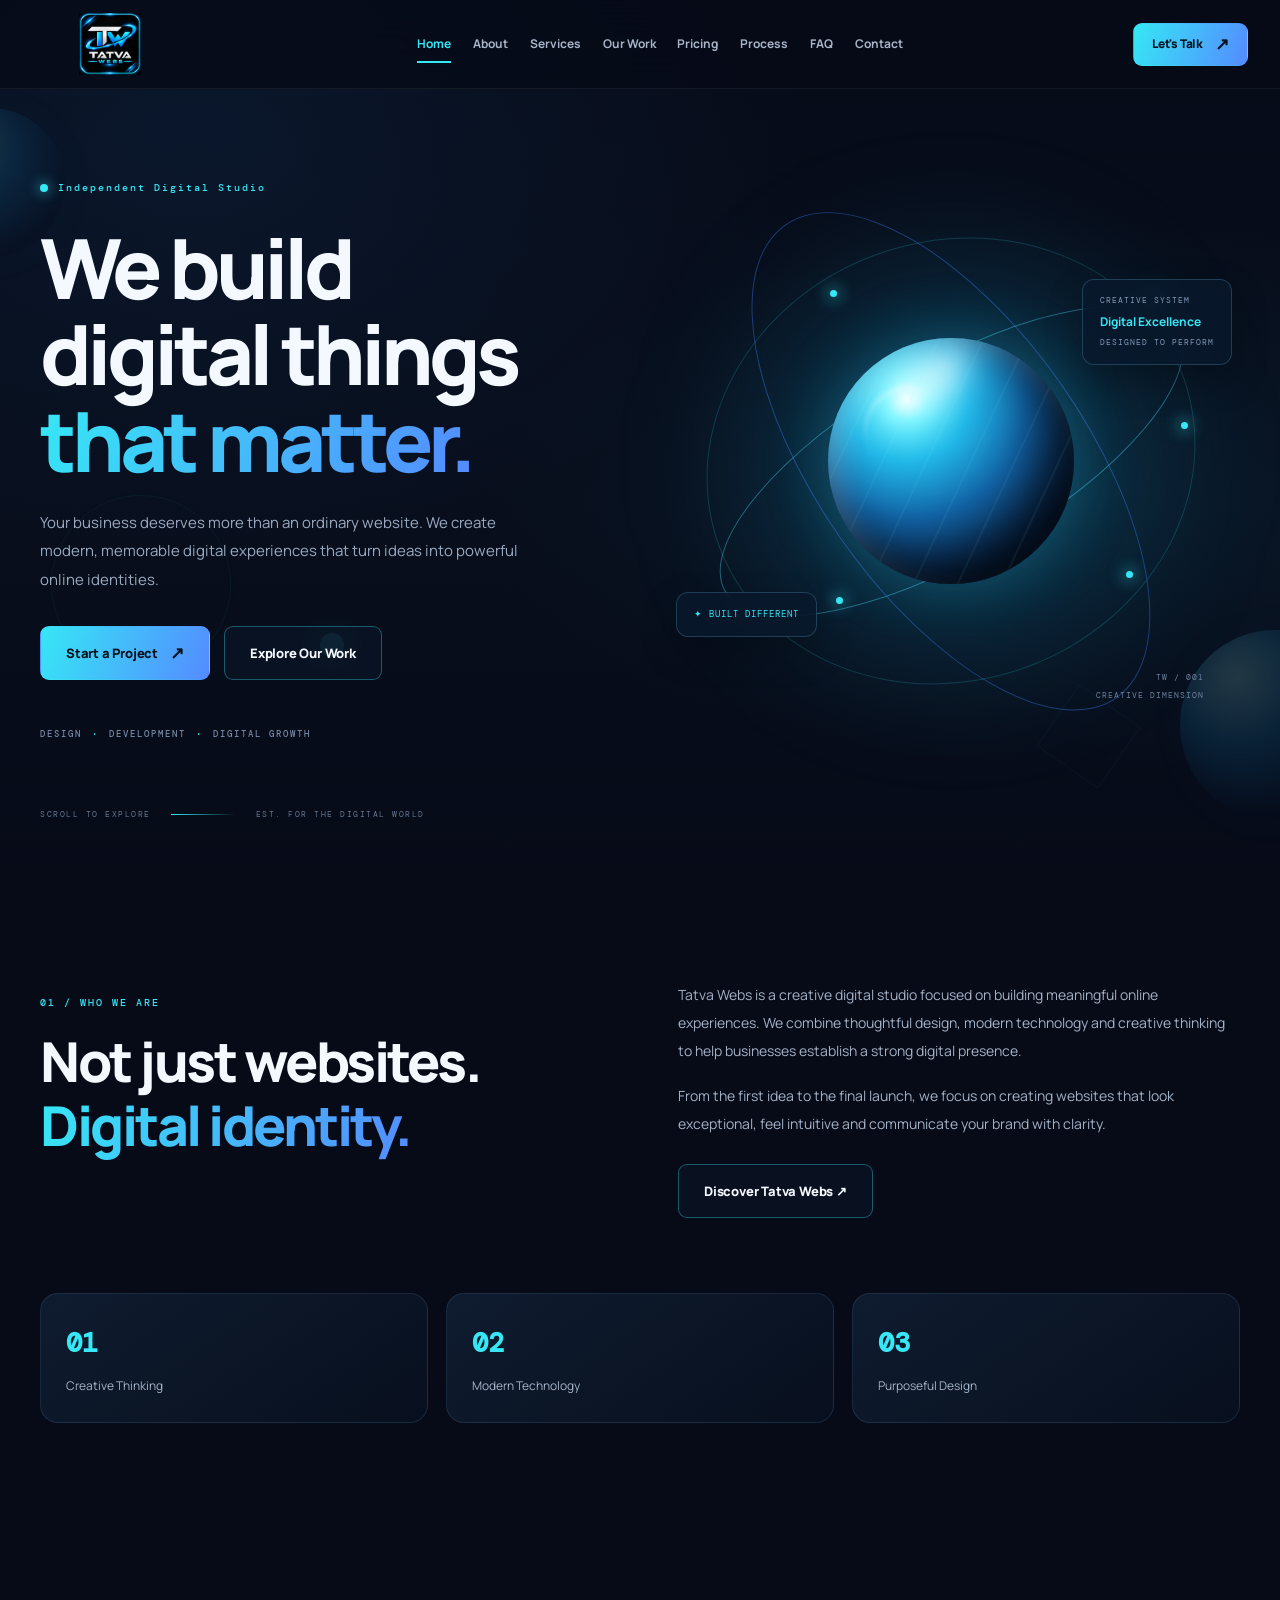
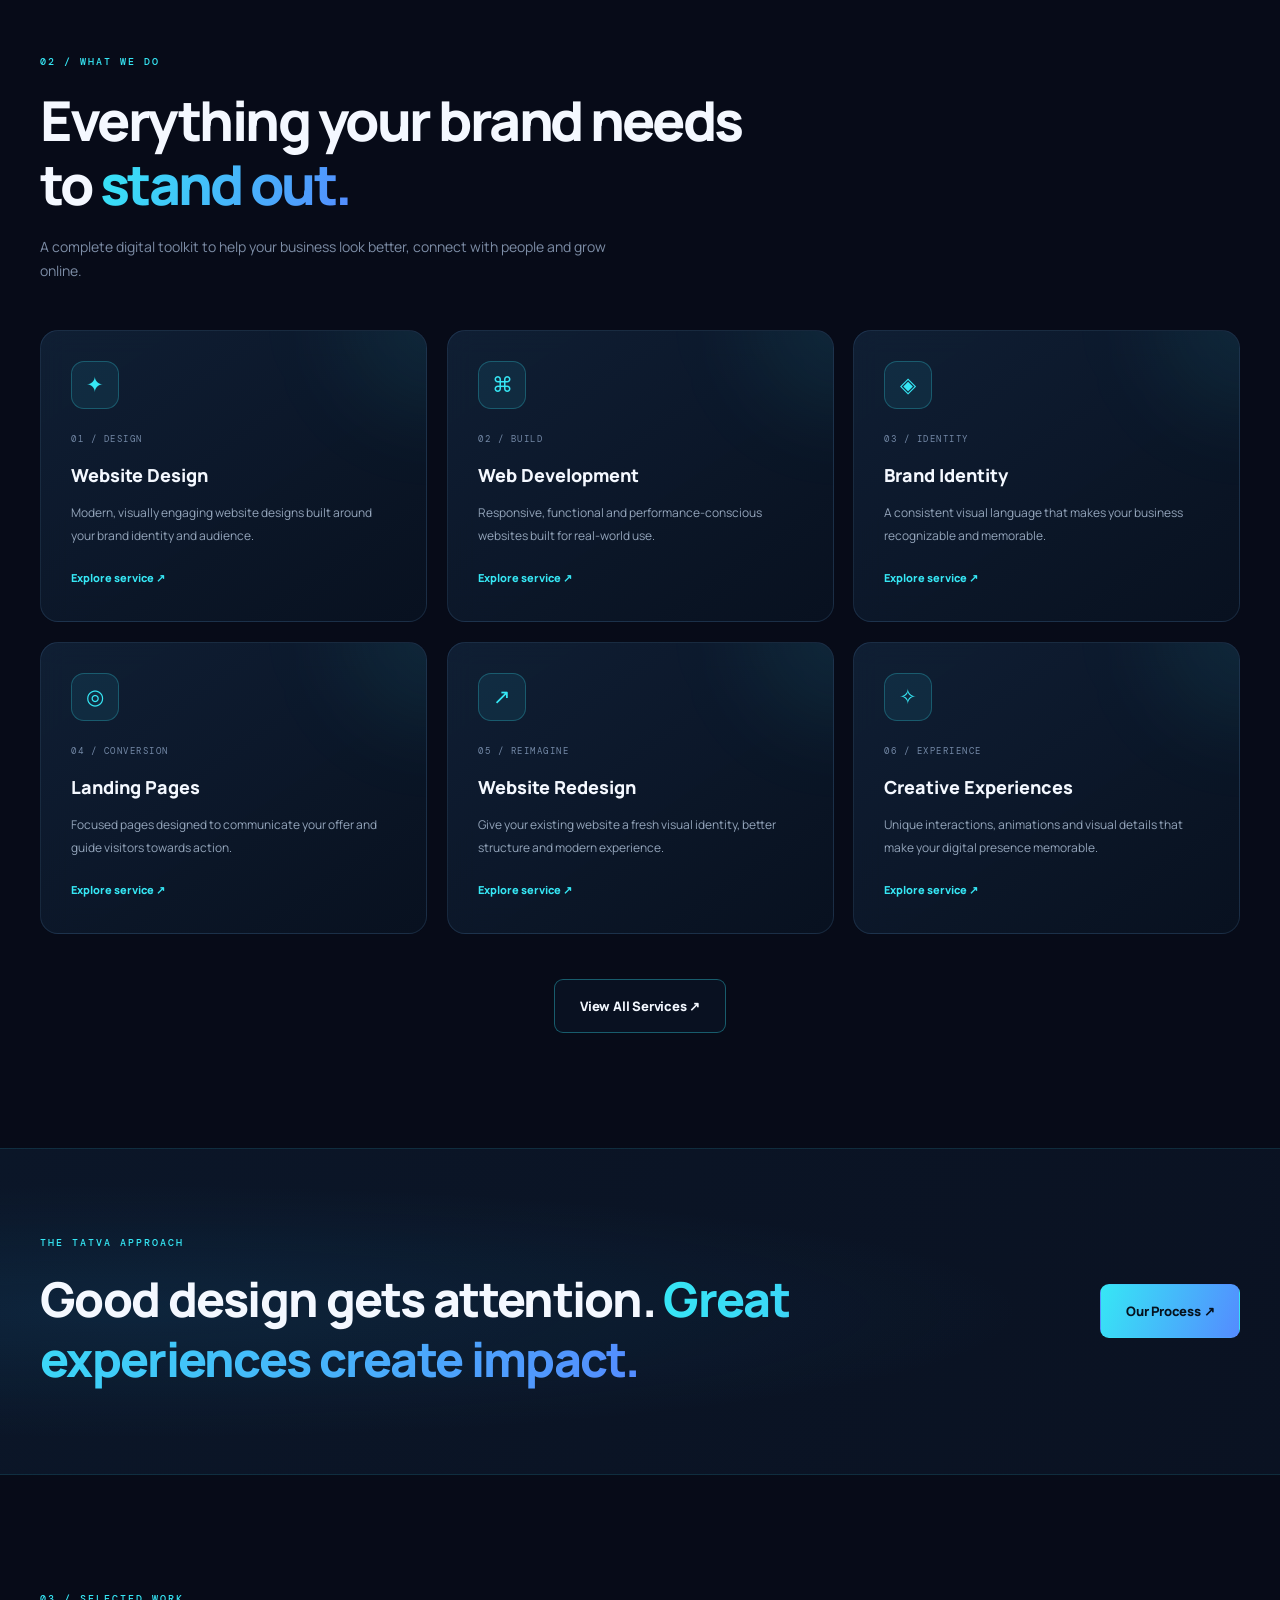
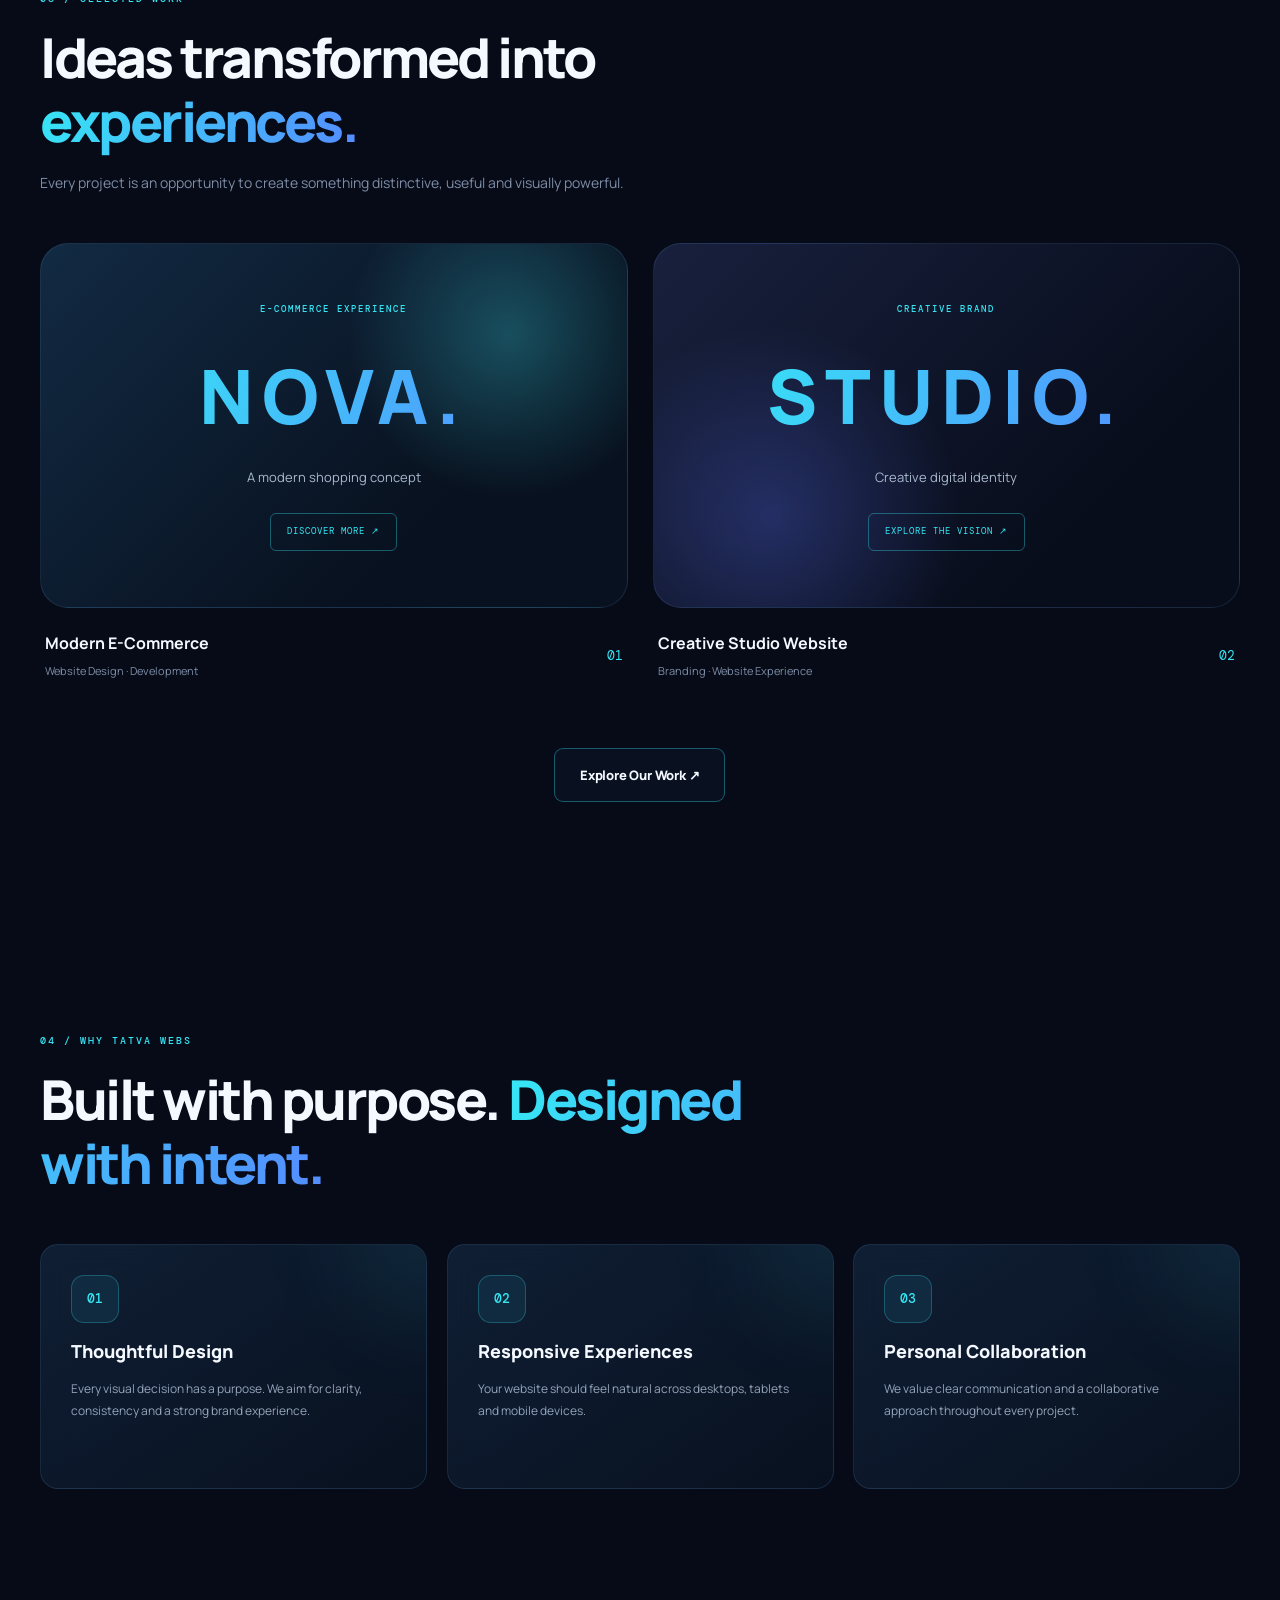
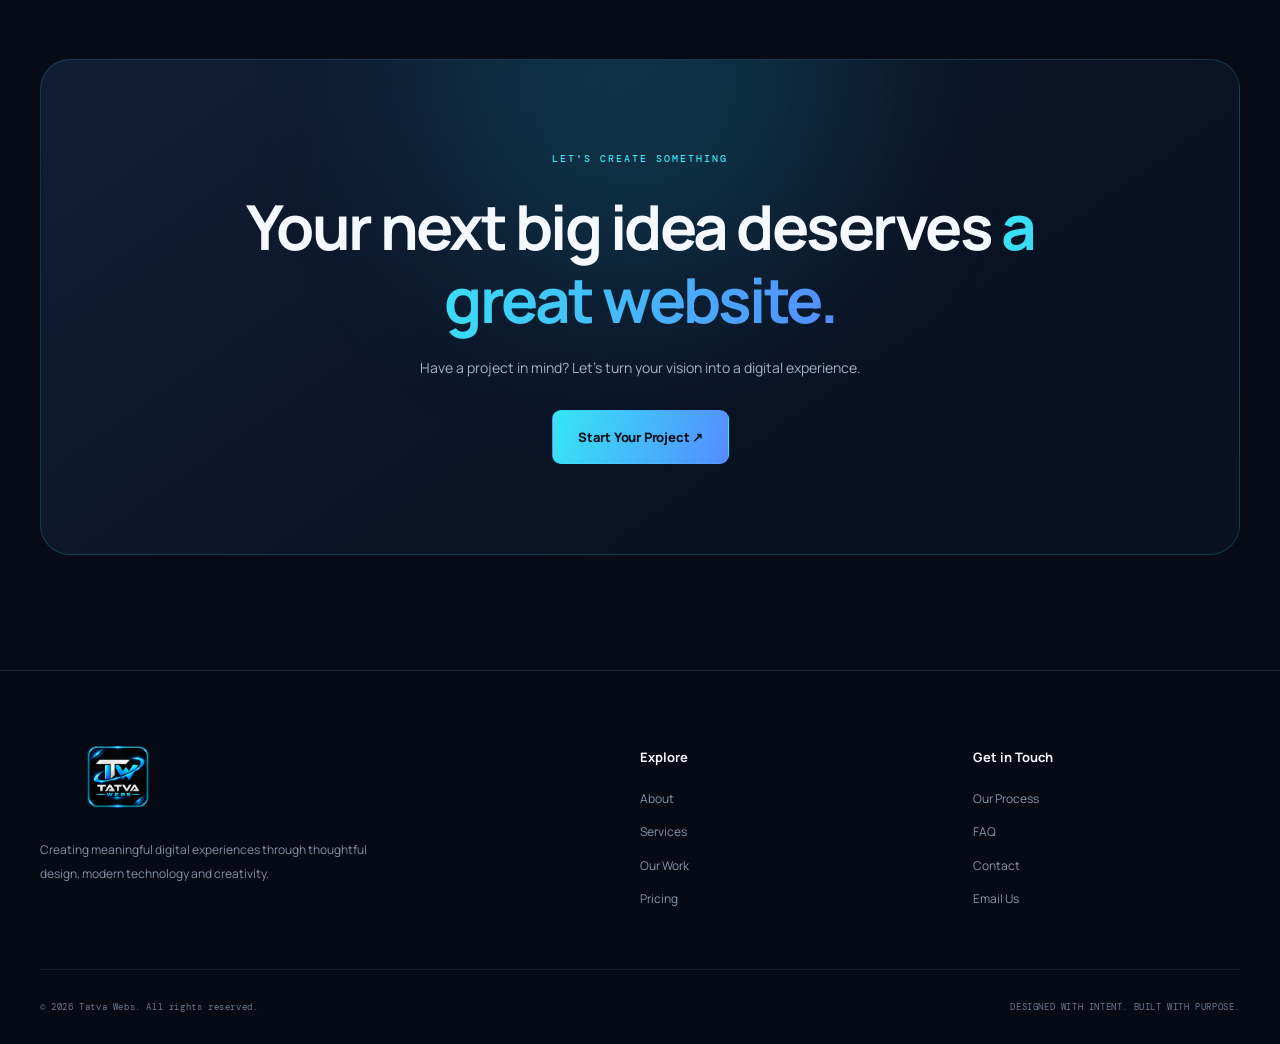
<file: index.html>
<!DOCTYPE html>
<html lang="en">
<head>
  <meta charset="UTF-8">
  <meta name="viewport" content="width=device-width, initial-scale=1.0">
  <meta name="theme-color" content="#070B18">

  <meta name="description" content="Tatva Webs creates premium websites and digital experiences for ambitious brands.">
  <meta name="author" content="Tatva Webs">

  <title>Tatva Webs | Digital Experiences That Matter</title>

  <link rel="preconnect" href="https://fonts.googleapis.com">
  <link rel="preconnect" href="https://fonts.gstatic.com" crossorigin>

  <link href="https://fonts.googleapis.com/css2?family=DM+Mono:wght@400;500&family=Manrope:wght@400;500;600;700;800&display=swap" rel="stylesheet">

  <link rel="icon" type="image/png" href="tatva-webs-logo.png">
  <link rel="stylesheet" href="styles.css">
</head>

<body data-page="home">

  <!-- AMBIENT BACKGROUND -->
  <div class="ambient-3d" aria-hidden="true">
    <span class="ambient-object sphere one"></span>
    <span class="ambient-object orb-small two"></span>
    <span class="ambient-object ring three"></span>
    <span class="ambient-object cube four"></span>
    <span class="ambient-object orb-small five"></span>
    <span class="ambient-object sphere six"></span>
  </div>

  <!-- HEADER -->
  <header class="site-header">
    <div class="header-inner">

      <a href="index.html" class="brand" aria-label="Tatva Webs Home">
        <img
          src="tatva-webs-logo.png"
          alt="Tatva Webs"
          class="brand-logo"
        >
      </a>

      <nav
        class="main-nav"
        id="main-navigation"
        aria-label="Main navigation"
      >
        <a href="index.html" class="active" aria-current="page">Home</a>
        <a href="about.html">About</a>
        <a href="services.html">Services</a>
        <a href="work.html">Our Work</a>
        <a href="pricing.html">Pricing</a>
        <a href="process.html">Process</a>
        <a href="faq.html">FAQ</a>
        <a href="contact.html">Contact</a>
      </nav>

      <a href="contact.html" class="button button-small magnetic header-cta">
        Let's Talk <span>↗</span>
      </a>

  <button
  class="menu-toggle"
  type="button"
  aria-label="Open navigation"
  aria-expanded="false"
  aria-controls="main-navigation"
>
  <span></span>
  <span></span>
</button>

    </div>
  </header>


  <main>

    <!-- =================================
         HERO
    ================================== -->
    <section class="hero section-shell" data-hero-scene>

      <div class="hero-grid">

        <div class="hero-copy">

          <div class="eyebrow reveal">
            <span class="status-dot"></span>
            Independent Digital Studio
          </div>

          <h1 class="hero-title reveal">
            We build<br>
            digital things<br>
            <span>that matter.</span>
          </h1>

          <p class="hero-description reveal">
            Your business deserves more than an ordinary website.
            We create modern, memorable digital experiences that
            turn ideas into powerful online identities.
          </p>

          <div class="hero-actions reveal">

            <a href="contact.html" class="button magnetic">
              Start a Project <span>↗</span>
            </a>

            <a href="work.html" class="button button-outline magnetic">
              Explore Our Work
            </a>

          </div>

          <p class="eyebrow hero-footnote reveal">
            DESIGN <span>·</span> DEVELOPMENT <span>·</span> DIGITAL GROWTH
          </p>

        </div>


        <!-- HERO 3D OBJECT -->
     <div
  class="hero-art"
  role="img"
  aria-label="Abstract three-dimensional cyan digital sphere"
>

          <div class="hero-scene-glow"></div>

          <div class="hero-orbit orbit-one"></div>
          <div class="hero-orbit orbit-two"></div>
          <div class="hero-orbit orbit-three"></div>

          <div class="hero-core">

            <div class="core-sphere">

              <div class="sphere-highlight"></div>
              <div class="sphere-surface"></div>
              <div class="sphere-shine"></div>

            </div>

          </div>

          <div class="hero-panel hero-interface">
            <small>CREATIVE SYSTEM</small>
            <strong>Digital Excellence</strong>
            <small>DESIGNED TO PERFORM</small>
          </div>

          <div class="hero-panel hero-chip">
            <span>✦ BUILT DIFFERENT</span>
          </div>

          <div class="hero-spark spark-one"></div>
          <div class="hero-spark spark-two"></div>
          <div class="hero-spark spark-three"></div>
          <div class="hero-spark spark-four"></div>

          <div class="hero-coordinate">
            <span>TW / 001</span>
            <span>CREATIVE DIMENSION</span>
          </div>

        </div>

      </div>

      <div class="hero-bottom-line">
        <span>SCROLL TO EXPLORE</span>
        <span class="scroll-line"></span>
        <span>EST. FOR THE DIGITAL WORLD</span>
      </div>

    </section>


    <!-- =================================
         INTRODUCTION
    ================================== -->
    <section class="section-shell section-pad">

      <div class="intro-grid">

        <div>

          <div class="eyebrow reveal">01 / WHO WE ARE</div>

          <div class="section-heading reveal">
            <h2>
              Not just websites.
              <span class="text-gradient">Digital identity.</span>
            </h2>
          </div>

        </div>

        <div class="intro-copy reveal">

          <p>
            Tatva Webs is a creative digital studio focused on building
            meaningful online experiences. We combine thoughtful design,
            modern technology and creative thinking to help businesses
            establish a strong digital presence.
          </p>

          <p class="intro-second">
            From the first idea to the final launch, we focus on creating
            websites that look exceptional, feel intuitive and communicate
            your brand with clarity.
          </p>

          <a
            href="about.html"
            class="button button-outline magnetic intro-button"
          >
            Discover Tatva Webs ↗
          </a>

        </div>

      </div>


      <div class="stats-grid">

        <div class="stat-card reveal">
          <strong>01</strong>
          <span>Creative Thinking</span>
        </div>

        <div class="stat-card reveal">
          <strong>02</strong>
          <span>Modern Technology</span>
        </div>

        <div class="stat-card reveal">
          <strong>03</strong>
          <span>Purposeful Design</span>
        </div>

      </div>

    </section>


    <!-- =================================
         SERVICES
    ================================== -->
    <section class="section-shell section-pad">

      <div class="section-heading">

        <div class="eyebrow reveal">02 / WHAT WE DO</div>

        <h2 class="reveal">
          Everything your brand needs to
          <span class="text-gradient">stand out.</span>
        </h2>

        <p class="reveal">
          A complete digital toolkit to help your business look better,
          connect with people and grow online.
        </p>

      </div>


      <div class="service-grid">

        <article class="service-card glass tilt-card reveal">

          <div class="card-icon">✦</div>
          <span class="card-index">01 / DESIGN</span>

          <h3>Website Design</h3>

          <p>
            Modern, visually engaging website designs built around
            your brand identity and audience.
          </p>

          <a href="services.html" class="card-link">
            Explore service ↗
          </a>

        </article>


        <article class="service-card glass tilt-card reveal">

          <div class="card-icon">⌘</div>
          <span class="card-index">02 / BUILD</span>

          <h3>Web Development</h3>

          <p>
            Responsive, functional and performance-conscious
            websites built for real-world use.
          </p>

          <a href="services.html" class="card-link">
            Explore service ↗
          </a>

        </article>


        <article class="service-card glass tilt-card reveal">

          <div class="card-icon">◈</div>
          <span class="card-index">03 / IDENTITY</span>

          <h3>Brand Identity</h3>

          <p>
            A consistent visual language that makes your business
            recognizable and memorable.
          </p>

          <a href="services.html" class="card-link">
            Explore service ↗
          </a>

        </article>


        <article class="service-card glass tilt-card reveal">

          <div class="card-icon">◎</div>
          <span class="card-index">04 / CONVERSION</span>

          <h3>Landing Pages</h3>

          <p>
            Focused pages designed to communicate your offer
            and guide visitors towards action.
          </p>

          <a href="services.html" class="card-link">
            Explore service ↗
          </a>

        </article>


        <article class="service-card glass tilt-card reveal">

          <div class="card-icon">↗</div>
          <span class="card-index">05 / REIMAGINE</span>

          <h3>Website Redesign</h3>

          <p>
            Give your existing website a fresh visual identity,
            better structure and modern experience.
          </p>

          <a href="services.html" class="card-link">
            Explore service ↗
          </a>

        </article>


        <article class="service-card glass tilt-card reveal">

          <div class="card-icon">✧</div>
          <span class="card-index">06 / EXPERIENCE</span>

          <h3>Creative Experiences</h3>

          <p>
            Unique interactions, animations and visual details
            that make your digital presence memorable.
          </p>

          <a href="services.html" class="card-link">
            Explore service ↗
          </a>

        </article>

      </div>


      <div class="section-action reveal">

        <a href="services.html" class="button button-outline magnetic">
          View All Services ↗
        </a>

      </div>

    </section>


    <!-- =================================
         FEATURE BAND
    ================================== -->
    <section class="feature-band">

      <div class="section-shell feature-band-inner">

        <div>

          <div class="eyebrow reveal">
            THE TATVA APPROACH
          </div>

          <h2 class="reveal">
            Good design gets attention.
            <span class="text-gradient">
              Great experiences create impact.
            </span>
          </h2>

        </div>

        <a href="process.html" class="button magnetic reveal">
          Our Process ↗
        </a>

      </div>

    </section>


    <!-- =================================
         SELECTED WORK
    ================================== -->
    <section class="section-shell section-pad">

      <div class="section-heading">

        <div class="eyebrow reveal">03 / SELECTED WORK</div>

        <h2 class="reveal">
          Ideas transformed into
          <span class="text-gradient">experiences.</span>
        </h2>

        <p class="reveal">
          Every project is an opportunity to create something
          distinctive, useful and visually powerful.
        </p>

      </div>


      <div class="project-grid">

        <article class="project-card reveal">

          <div class="project-visual mock-store">

            <div class="project-mock-content">

              <span class="eyebrow">E-COMMERCE EXPERIENCE</span>

              <h2>NOVA.</h2>

              <p>A modern shopping concept</p>

              <span class="mock-cta">
                DISCOVER MORE ↗
              </span>

            </div>

          </div>


          <div class="project-caption">

            <div>
              <h3>Modern E-Commerce</h3>
              <p>Website Design · Development</p>
            </div>

            <span class="project-number">01</span>

          </div>

        </article>


        <article class="project-card reveal">

          <div class="project-visual mock-studio">

            <div class="project-mock-content">

              <span class="eyebrow">CREATIVE BRAND</span>

              <h2>STUDIO.</h2>

              <p>Creative digital identity</p>

              <span class="mock-cta">
                EXPLORE THE VISION ↗
              </span>

            </div>

          </div>


          <div class="project-caption">

            <div>
              <h3>Creative Studio Website</h3>
              <p>Branding · Website Experience</p>
            </div>

            <span class="project-number">02</span>

          </div>

        </article>

      </div>


      <div class="section-action reveal">

        <a href="work.html" class="button button-outline magnetic">
          Explore Our Work ↗
        </a>

      </div>

    </section>


    <!-- =================================
         WHY TATVA
    ================================== -->
    <section class="section-shell section-pad">

      <div class="section-heading">

        <div class="eyebrow reveal">
          04 / WHY TATVA WEBS
        </div>

        <h2 class="reveal">
          Built with purpose.
          <span class="text-gradient">Designed with intent.</span>
        </h2>

      </div>


      <div class="feature-grid">

        <article class="feature-card glass tilt-card reveal">

          <div class="card-icon">01</div>

          <h3>Thoughtful Design</h3>

          <p>
            Every visual decision has a purpose. We aim for
            clarity, consistency and a strong brand experience.
          </p>

        </article>


        <article class="feature-card glass tilt-card reveal">

          <div class="card-icon">02</div>

          <h3>Responsive Experiences</h3>

          <p>
            Your website should feel natural across desktops,
            tablets and mobile devices.
          </p>

        </article>


        <article class="feature-card glass tilt-card reveal">

          <div class="card-icon">03</div>

          <h3>Personal Collaboration</h3>

          <p>
            We value clear communication and a collaborative
            approach throughout every project.
          </p>

        </article>

      </div>

    </section>


    <!-- =================================
         FINAL CTA
    ================================== -->
    <section class="cta-section section-shell">

      <div class="cta-orb" aria-hidden="true"></div>

      <div class="eyebrow reveal">
        LET'S CREATE SOMETHING
      </div>

      <h2 class="reveal">
        Your next big idea deserves
        <span class="text-gradient">a great website.</span>
      </h2>

      <p class="reveal">
        Have a project in mind? Let's turn your vision
        into a digital experience.
      </p>

      <a href="contact.html" class="button magnetic reveal">
        Start Your Project ↗
      </a>

    </section>

  </main>


  <!-- =================================
       FOOTER
  ================================== -->
  <footer class="site-footer">

    <div class="section-shell">

      <div class="footer-top">

        <div class="footer-brand">

          <div>

            <a
              href="index.html"
              class="brand"
              aria-label="Tatva Webs Home"
            >
              <img
                src="tatva-webs-logo.png"
                alt="Tatva Webs"
                class="brand-logo"
              >
            </a>

            <p>
              Creating meaningful digital experiences through
              thoughtful design, modern technology and creativity.
            </p>

          </div>

        </div>


        <div class="footer-column">

          <h4>Explore</h4>

          <a href="about.html">About</a>
          <a href="services.html">Services</a>
          <a href="work.html">Our Work</a>
          <a href="pricing.html">Pricing</a>

        </div>


        <div class="footer-column">

          <h4>Get in Touch</h4>

          <a href="process.html">Our Process</a>
          <a href="faq.html">FAQ</a>
          <a href="contact.html">Contact</a>
          <a href="mailto:tatvawebs@gmail.com">Email Us</a>

        </div>

      </div>


      <div class="footer-bottom">

        <span>
          © <span data-year></span> Tatva Webs. All rights reserved.
        </span>

        <span>
          DESIGNED WITH INTENT. BUILT WITH PURPOSE.
        </span>

      </div>

    </div>

  </footer>


  <!-- =================================
       CUSTOM CURSOR
  ================================== -->
  <div class="cursor-dot" aria-hidden="true"></div>
  <div class="cursor-ring" aria-hidden="true"></div>


  <!-- =================================
       JAVASCRIPT
  ================================== -->
  <script src="script.js"></script>

</body>
</html>
</file>
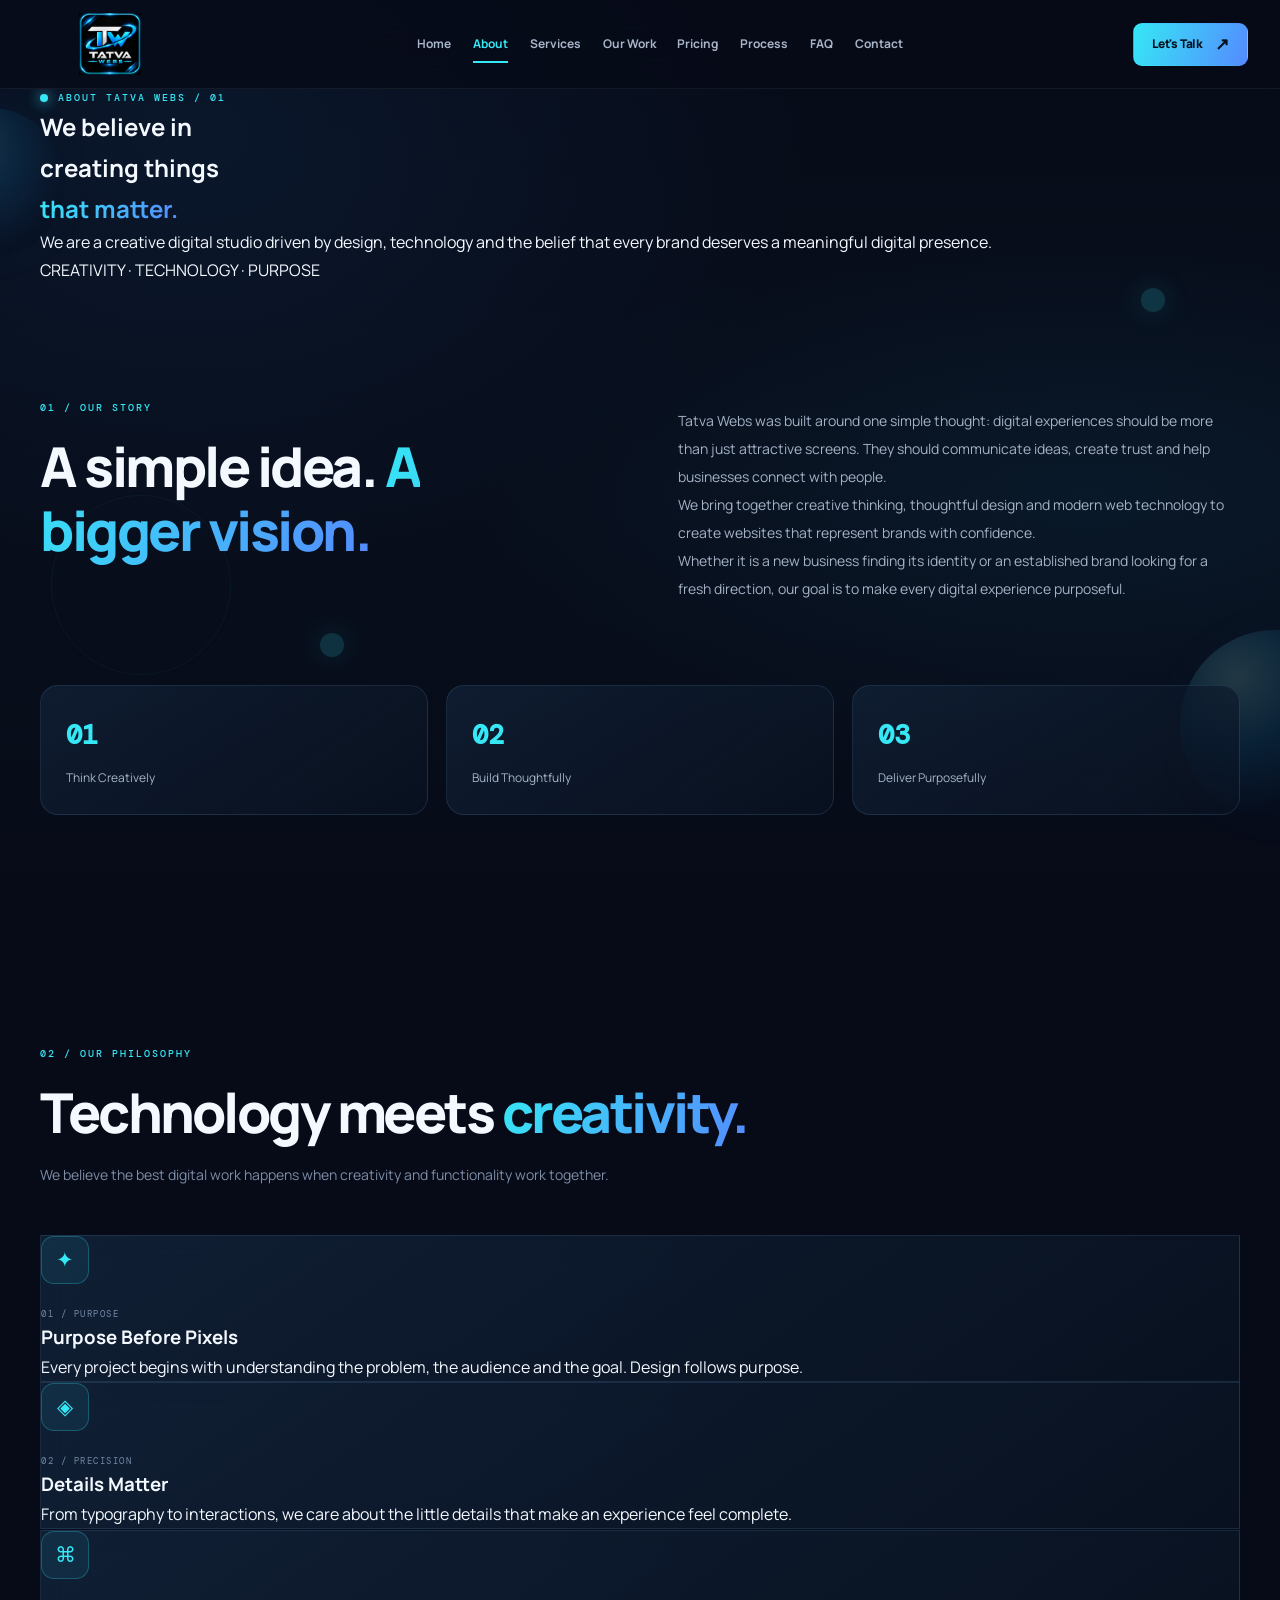
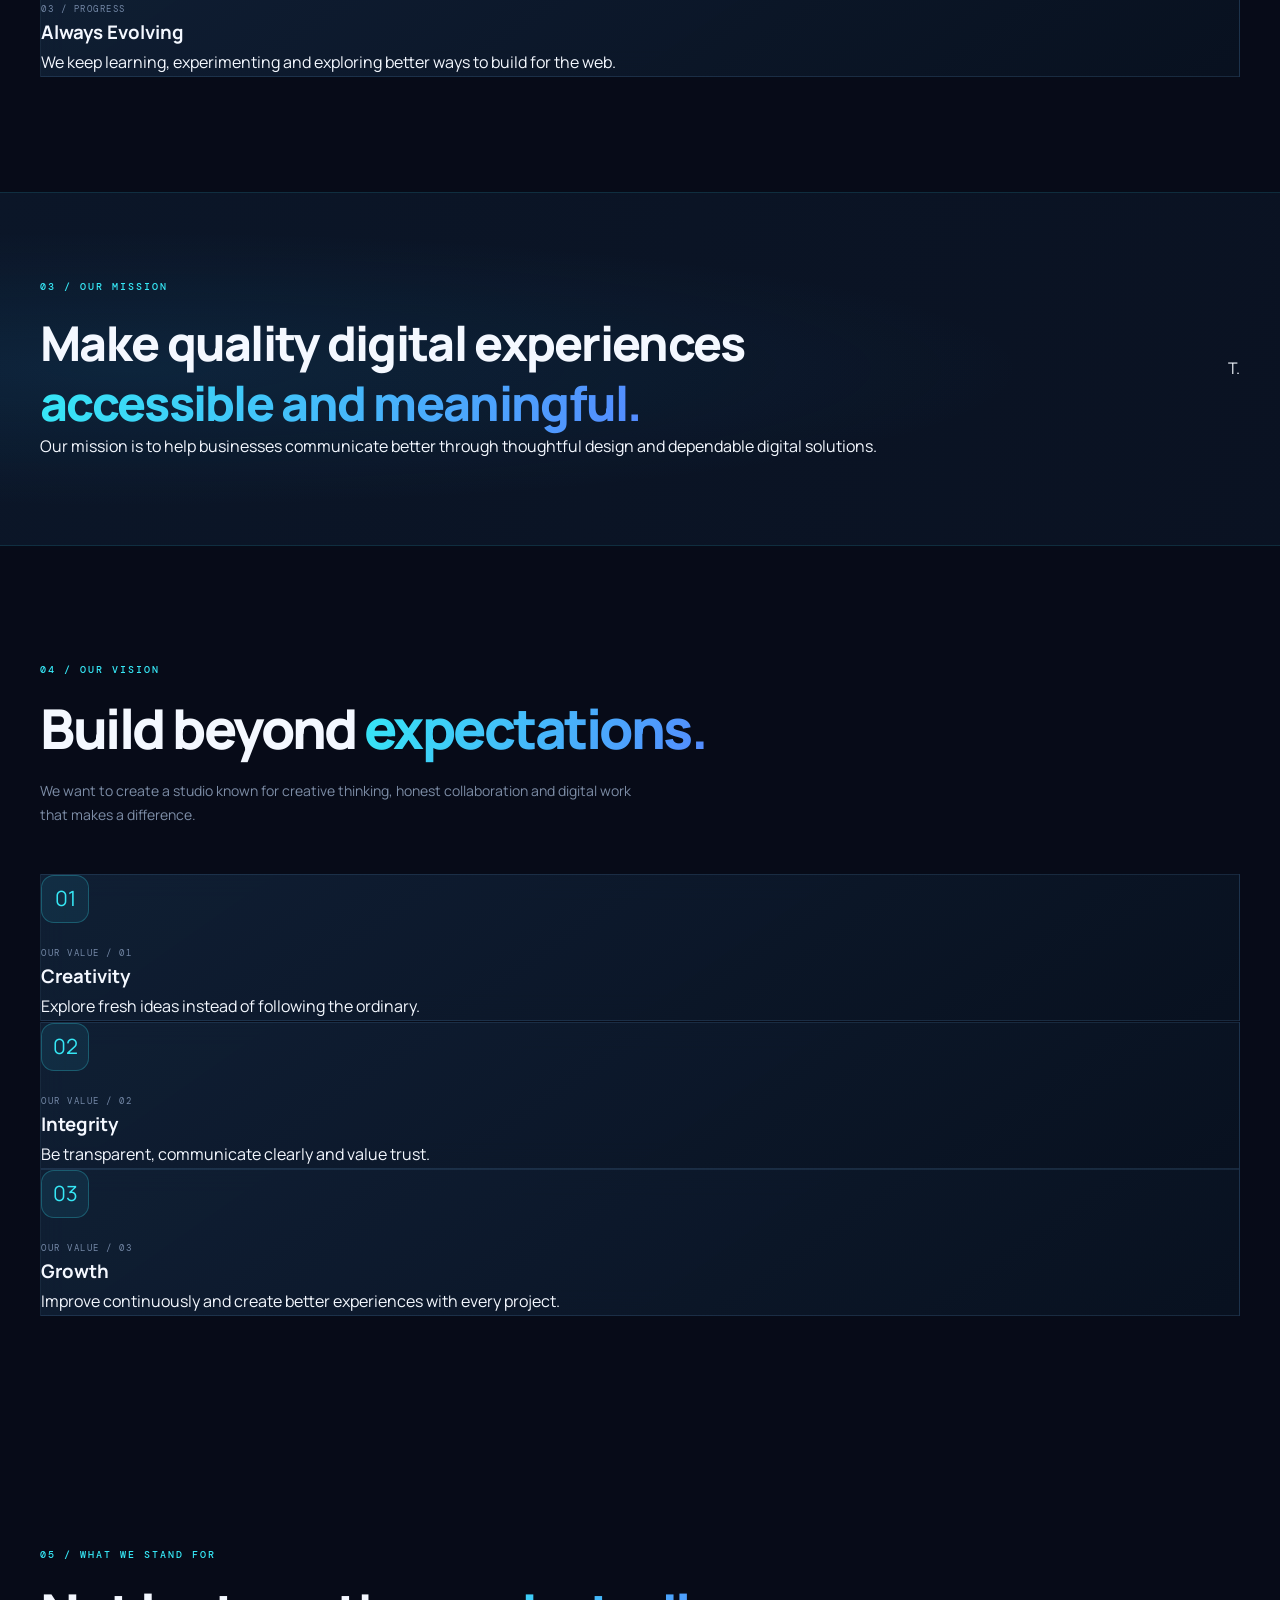
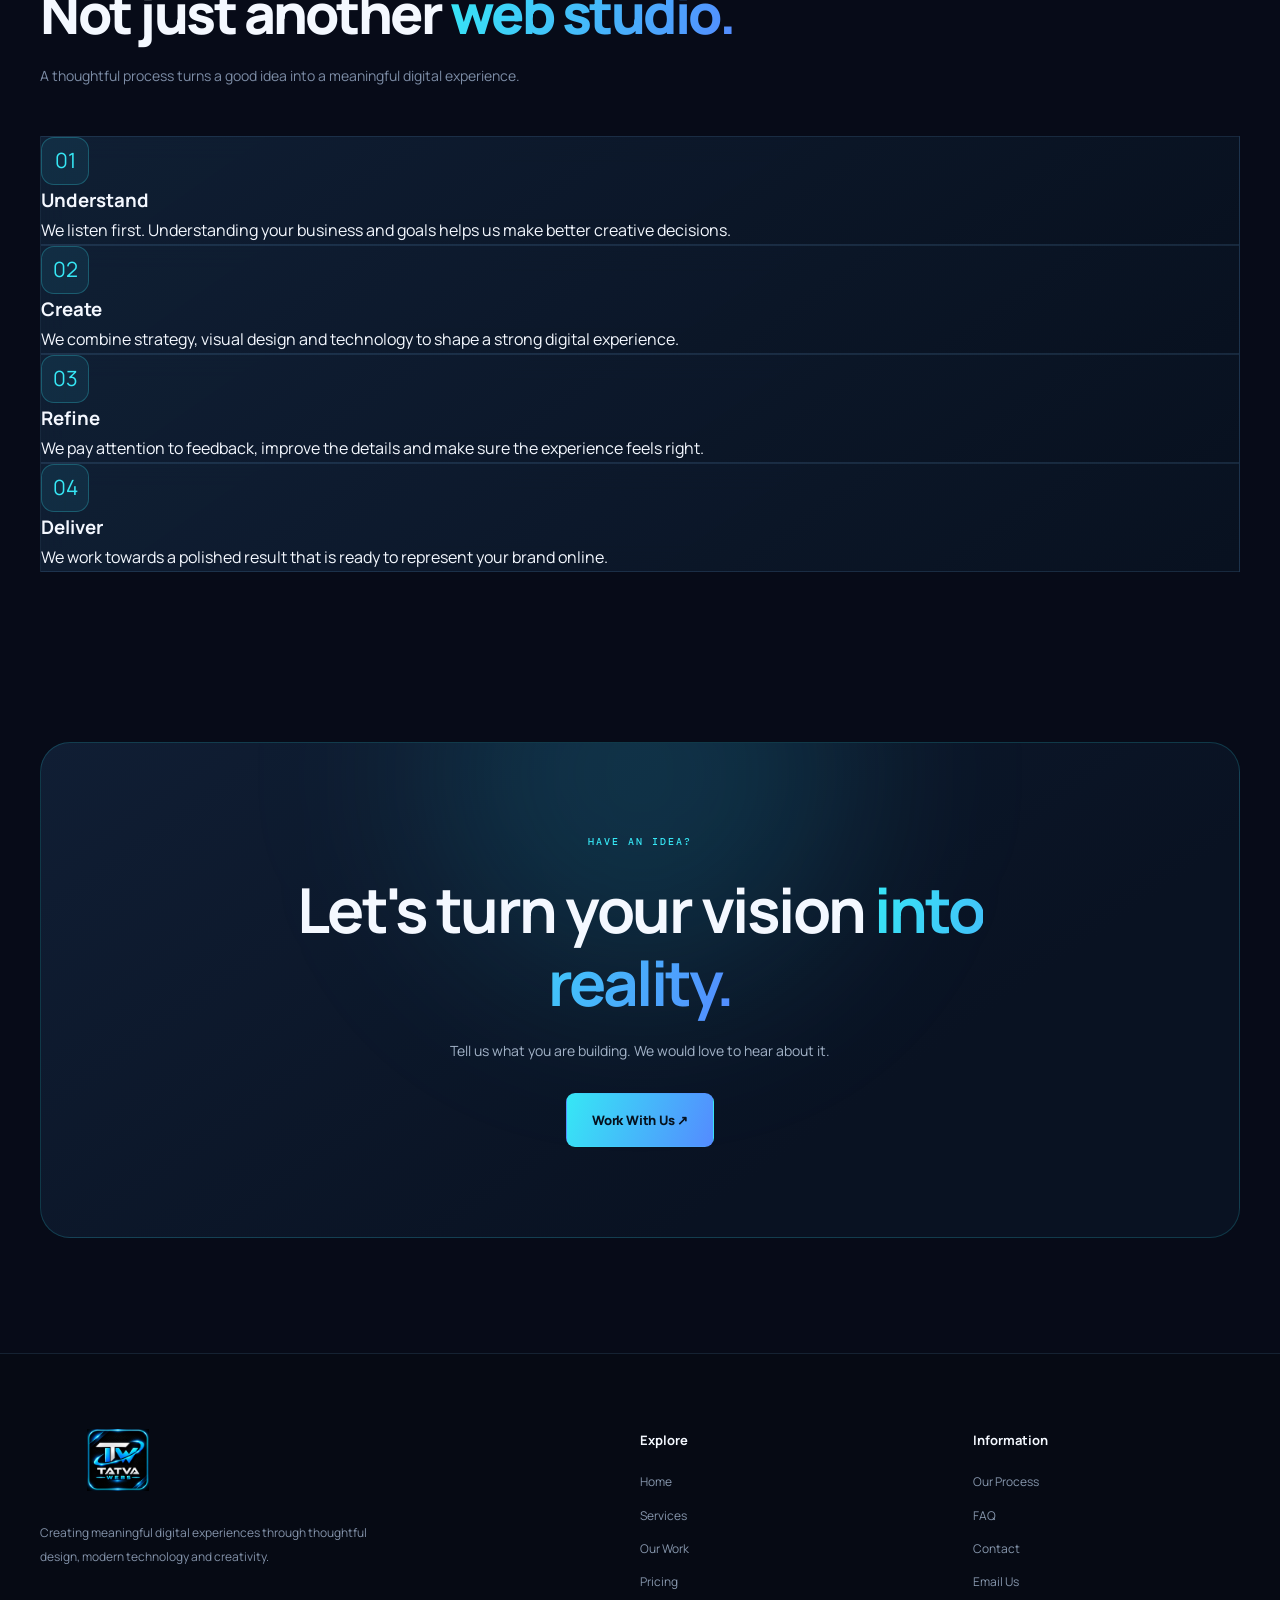
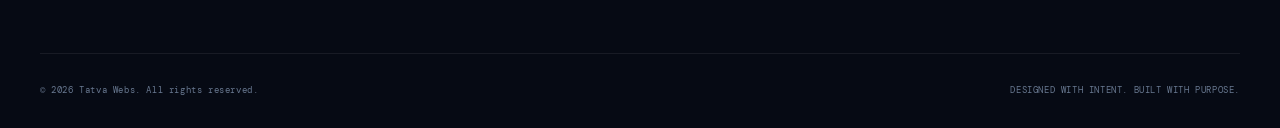
<file: about.html>
<!DOCTYPE html>
<html lang="en">
<head>
  <meta charset="UTF-8">
  <meta name="viewport" content="width=device-width, initial-scale=1.0">
  <meta name="theme-color" content="#070B18">
  <meta name="description" content="Discover Tatva Webs, a creative digital studio building meaningful digital experiences.">

  <title>About Us | Tatva Webs</title>

  <link rel="preconnect" href="https://fonts.googleapis.com">
  <link rel="preconnect" href="https://fonts.gstatic.com" crossorigin>

  <link rel="icon" type="image/png" href="tatva-webs-logo.png">
  <link rel="stylesheet" href="styles.css">
</head>

<body data-page="about">

  <!-- AMBIENT BACKGROUND -->
  <div class="ambient-3d" aria-hidden="true">
    <span class="ambient-object sphere one"></span>
    <span class="ambient-object orb-small two"></span>
    <span class="ambient-object ring three"></span>
    <span class="ambient-object cube four"></span>
    <span class="ambient-object orb-small five"></span>
    <span class="ambient-object sphere six"></span>
  </div>

  <!-- HEADER -->
  <header class="site-header">
    <div class="header-inner">

      <a href="index.html" class="brand" aria-label="Tatva Webs Home">
        <img
          src="tatva-webs-logo.png"
          alt="Tatva Webs"
          class="brand-logo"
        >
      </a>

      <nav class="main-nav" aria-label="Main navigation">
        <a href="index.html">Home</a>
        <a href="about.html" class="active" aria-current="page">About</a>
        <a href="services.html">Services</a>
        <a href="work.html">Our Work</a>
        <a href="pricing.html">Pricing</a>
        <a href="process.html">Process</a>
        <a href="faq.html">FAQ</a>
        <a href="contact.html">Contact</a>
      </nav>

      <a href="contact.html" class="button button-small magnetic header-cta">
        Let's Talk <span>↗</span>
      </a>

      <button
        class="menu-toggle"
        type="button"
        aria-label="Toggle navigation"
        aria-expanded="false"
      >
        <span></span>
        <span></span>
      </button>

    </div>
  </header>


  <main>

    <!-- =================================
         ABOUT HERO
    ================================== -->
    <section class="page-hero section-shell">

      <div class="eyebrow reveal">
        <span class="status-dot"></span>
        ABOUT TATVA WEBS / 01
      </div>

      <h1 class="page-title reveal">
        We believe in<br>
        creating things<br>
        <span class="text-gradient">that matter.</span>
      </h1>

      <p class="page-lead reveal">
        We are a creative digital studio driven by design,
        technology and the belief that every brand deserves
        a meaningful digital presence.
      </p>

      <div class="about-hero-meta reveal">
        <span>CREATIVITY</span>
        <span>·</span>
        <span>TECHNOLOGY</span>
        <span>·</span>
        <span>PURPOSE</span>
      </div>

    </section>


    <!-- =================================
         OUR STORY
    ================================== -->
    <section class="section-shell section-pad">

      <div class="intro-grid">

        <div>
          <div class="eyebrow reveal">01 / OUR STORY</div>

          <div class="section-heading reveal">
            <h2>
              A simple idea.
              <span class="text-gradient">A bigger vision.</span>
            </h2>
          </div>
        </div>

        <div class="intro-copy reveal">

          <p>
            Tatva Webs was built around one simple thought:
            digital experiences should be more than just attractive
            screens. They should communicate ideas, create trust
            and help businesses connect with people.
          </p>

          <p class="about-paragraph">
            We bring together creative thinking, thoughtful design
            and modern web technology to create websites that
            represent brands with confidence.
          </p>

          <p class="about-paragraph">
            Whether it is a new business finding its identity or
            an established brand looking for a fresh direction,
            our goal is to make every digital experience purposeful.
          </p>

        </div>

      </div>

      <!-- STUDIO PRINCIPLES -->
      <div class="stats-grid about-stats">

        <div class="stat-card reveal">
          <strong>01</strong>
          <span>Think Creatively</span>
        </div>

        <div class="stat-card reveal">
          <strong>02</strong>
          <span>Build Thoughtfully</span>
        </div>

        <div class="stat-card reveal">
          <strong>03</strong>
          <span>Deliver Purposefully</span>
        </div>

      </div>

    </section>


    <!-- =================================
         PHILOSOPHY
    ================================== -->
    <section class="section-shell section-pad">

      <div class="section-heading">

        <div class="eyebrow reveal">02 / OUR PHILOSOPHY</div>

        <h2 class="reveal">
          Technology meets
          <span class="text-gradient">creativity.</span>
        </h2>

        <p class="reveal">
          We believe the best digital work happens when
          creativity and functionality work together.
        </p>

      </div>

      <div class="info-grid">

        <article class="info-card glass tilt-card reveal">
          <div class="card-icon">✦</div>
          <span class="card-index">01 / PURPOSE</span>
          <h3>Purpose Before Pixels</h3>
          <p>
            Every project begins with understanding the problem,
            the audience and the goal. Design follows purpose.
          </p>
        </article>

        <article class="info-card glass tilt-card reveal">
          <div class="card-icon">◈</div>
          <span class="card-index">02 / PRECISION</span>
          <h3>Details Matter</h3>
          <p>
            From typography to interactions, we care about
            the little details that make an experience feel complete.
          </p>
        </article>

        <article class="info-card glass tilt-card reveal">
          <div class="card-icon">⌘</div>
          <span class="card-index">03 / PROGRESS</span>
          <h3>Always Evolving</h3>
          <p>
            We keep learning, experimenting and exploring
            better ways to build for the web.
          </p>
        </article>

      </div>

    </section>


    <!-- =================================
         MISSION
    ================================== -->
    <section class="feature-band">

      <div class="section-shell feature-band-inner">

        <div>

          <div class="eyebrow reveal">03 / OUR MISSION</div>

          <h2 class="reveal">
            Make quality digital experiences
            <span class="text-gradient">
              accessible and meaningful.
            </span>
          </h2>

          <p class="page-lead reveal">
            Our mission is to help businesses communicate better
            through thoughtful design and dependable digital solutions.
          </p>

        </div>

        <div class="mission-symbol reveal" aria-hidden="true">
          <div class="mission-symbol-ring"></div>
          <div class="mission-symbol-core">T.</div>
          <div class="mission-symbol-glow"></div>
        </div>

      </div>

    </section>


    <!-- =================================
         VISION
    ================================== -->
    <section class="section-shell section-pad">

      <div class="section-heading">

        <div class="eyebrow reveal">04 / OUR VISION</div>

        <h2 class="reveal">
          Build beyond
          <span class="text-gradient">expectations.</span>
        </h2>

        <p class="reveal">
          We want to create a studio known for creative thinking,
          honest collaboration and digital work that makes a difference.
        </p>

      </div>

      <div class="info-grid">

        <article class="info-card glass tilt-card reveal">
          <div class="card-icon">01</div>
          <span class="card-index">OUR VALUE / 01</span>
          <h3>Creativity</h3>
          <p>
            Explore fresh ideas instead of following the ordinary.
          </p>
        </article>

        <article class="info-card glass tilt-card reveal">
          <div class="card-icon">02</div>
          <span class="card-index">OUR VALUE / 02</span>
          <h3>Integrity</h3>
          <p>
            Be transparent, communicate clearly and value trust.
          </p>
        </article>

        <article class="info-card glass tilt-card reveal">
          <div class="card-icon">03</div>
          <span class="card-index">OUR VALUE / 03</span>
          <h3>Growth</h3>
          <p>
            Improve continuously and create better experiences
            with every project.
          </p>
        </article>

      </div>

    </section>


    <!-- =================================
         OUR APPROACH
    ================================== -->
    <section class="section-shell section-pad">

      <div class="section-heading">

        <div class="eyebrow reveal">05 / WHAT WE STAND FOR</div>

        <h2 class="reveal">
          Not just another
          <span class="text-gradient">web studio.</span>
        </h2>

        <p class="reveal">
          A thoughtful process turns a good idea into a meaningful
          digital experience.
        </p>

      </div>

      <div class="process-grid">

        <article class="info-card glass reveal">
          <div class="card-icon">01</div>
          <h3>Understand</h3>
          <p>
            We listen first. Understanding your business and
            goals helps us make better creative decisions.
          </p>
        </article>

        <article class="info-card glass reveal">
          <div class="card-icon">02</div>
          <h3>Create</h3>
          <p>
            We combine strategy, visual design and technology
            to shape a strong digital experience.
          </p>
        </article>

        <article class="info-card glass reveal">
          <div class="card-icon">03</div>
          <h3>Refine</h3>
          <p>
            We pay attention to feedback, improve the details
            and make sure the experience feels right.
          </p>
        </article>

        <article class="info-card glass reveal">
          <div class="card-icon">04</div>
          <h3>Deliver</h3>
          <p>
            We work towards a polished result that is ready
            to represent your brand online.
          </p>
        </article>

      </div>

    </section>


    <!-- =================================
         FINAL CTA
    ================================== -->
    <section class="cta-section section-shell">

      <div class="cta-orb" aria-hidden="true"></div>

      <div class="eyebrow reveal">HAVE AN IDEA?</div>

      <h2 class="reveal">
        Let's turn your vision
        <span class="text-gradient">into reality.</span>
      </h2>

      <p class="reveal">
        Tell us what you are building. We would love to hear about it.
      </p>

      <a href="contact.html" class="button magnetic reveal">
        Work With Us ↗
      </a>

    </section>

  </main>


  <!-- =================================
       FOOTER
  ================================== -->
  <footer class="site-footer">

    <div class="section-shell">

      <div class="footer-top">

        <div class="footer-brand">

          <div>
            <a href="index.html" class="brand" aria-label="Tatva Webs Home">
              <img
                src="tatva-webs-logo.png"
                alt="Tatva Webs"
                class="brand-logo"
              >
            </a>

            <p>
              Creating meaningful digital experiences through
              thoughtful design, modern technology and creativity.
            </p>
          </div>

        </div>

        <div class="footer-column">
          <h4>Explore</h4>
          <a href="index.html">Home</a>
          <a href="services.html">Services</a>
          <a href="work.html">Our Work</a>
          <a href="pricing.html">Pricing</a>
        </div>

        <div class="footer-column">
          <h4>Information</h4>
          <a href="process.html">Our Process</a>
          <a href="faq.html">FAQ</a>
          <a href="contact.html">Contact</a>
          <a href="mailto:hello@tatvawebs.com">Email Us</a>
        </div>

      </div>

      <div class="footer-bottom">

        <span>
          © <span data-year></span> Tatva Webs. All rights reserved.
        </span>

        <span>DESIGNED WITH INTENT. BUILT WITH PURPOSE.</span>

      </div>

    </div>

  </footer>


  <!-- CUSTOM CURSOR -->
  <div class="cursor-dot" aria-hidden="true"></div>
  <div class="cursor-ring" aria-hidden="true"></div>

  <script src="script.js"></script>

</body>
</html>
</file>
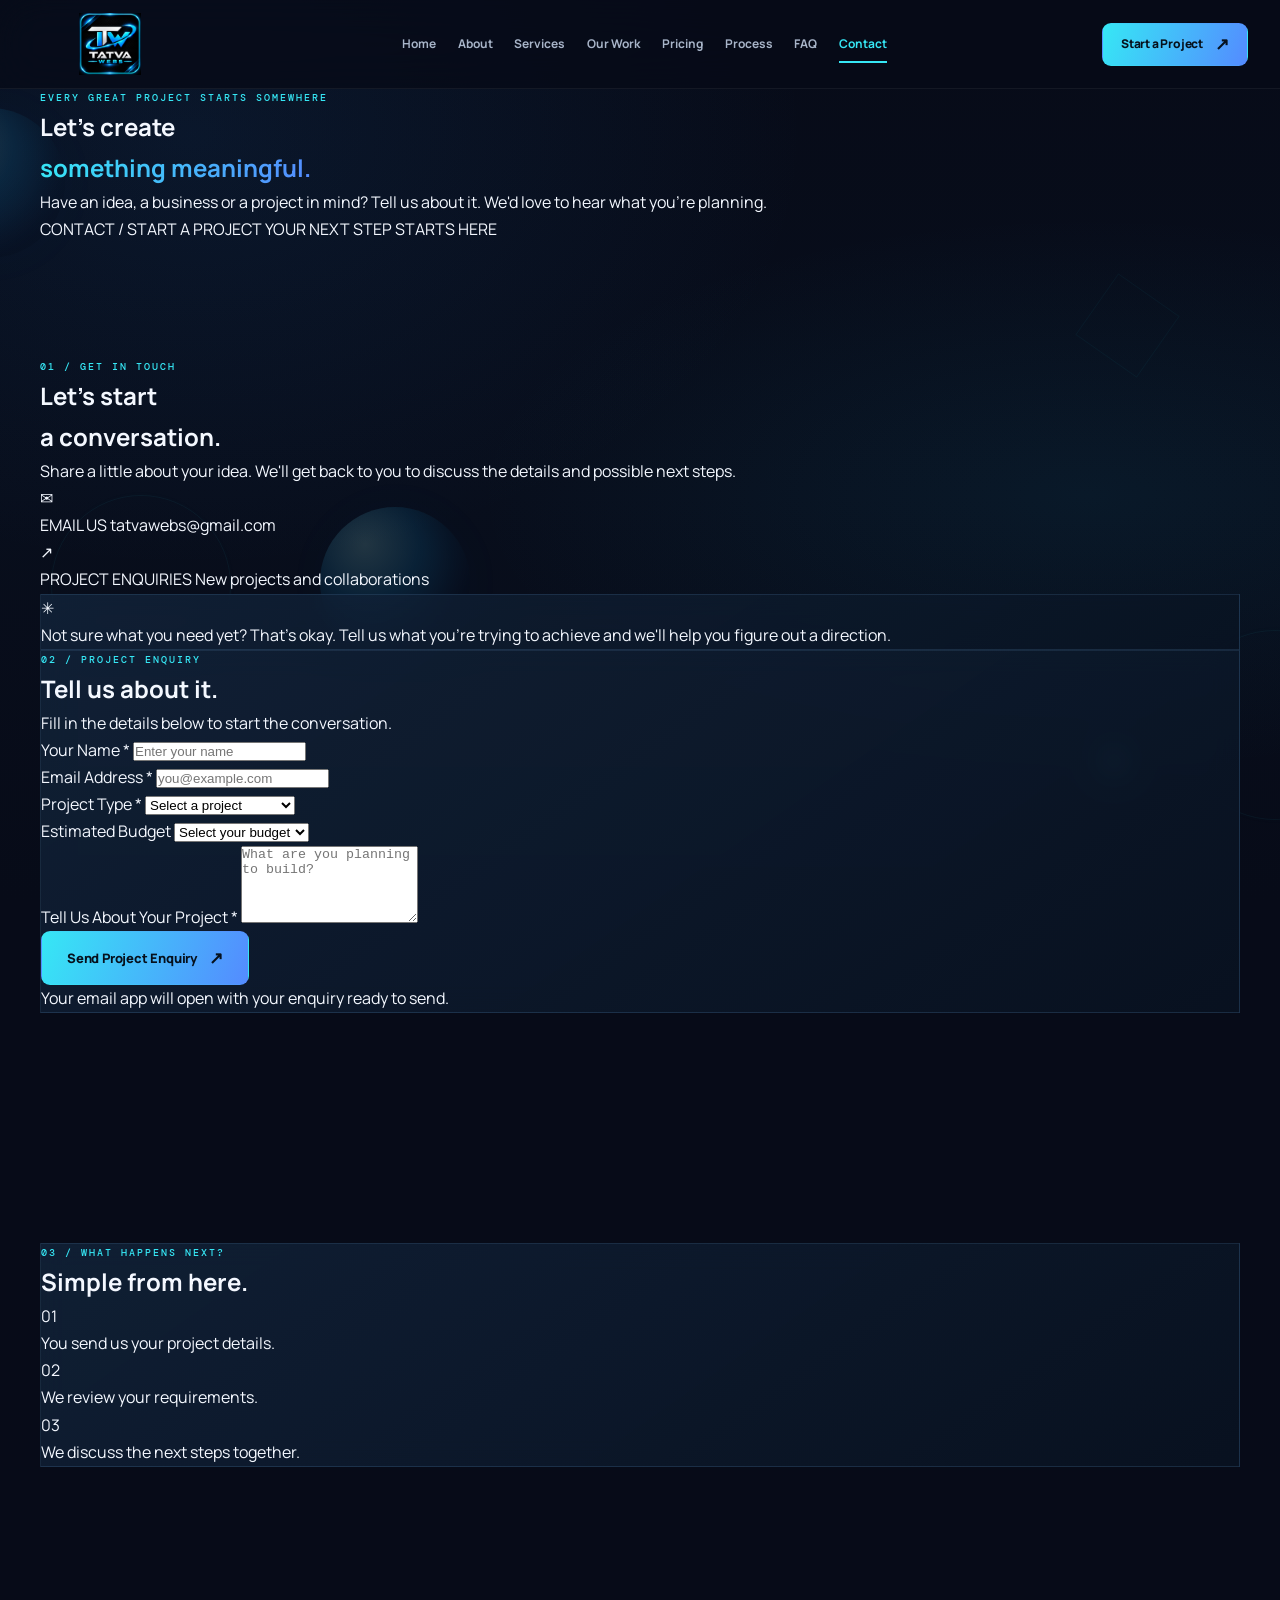
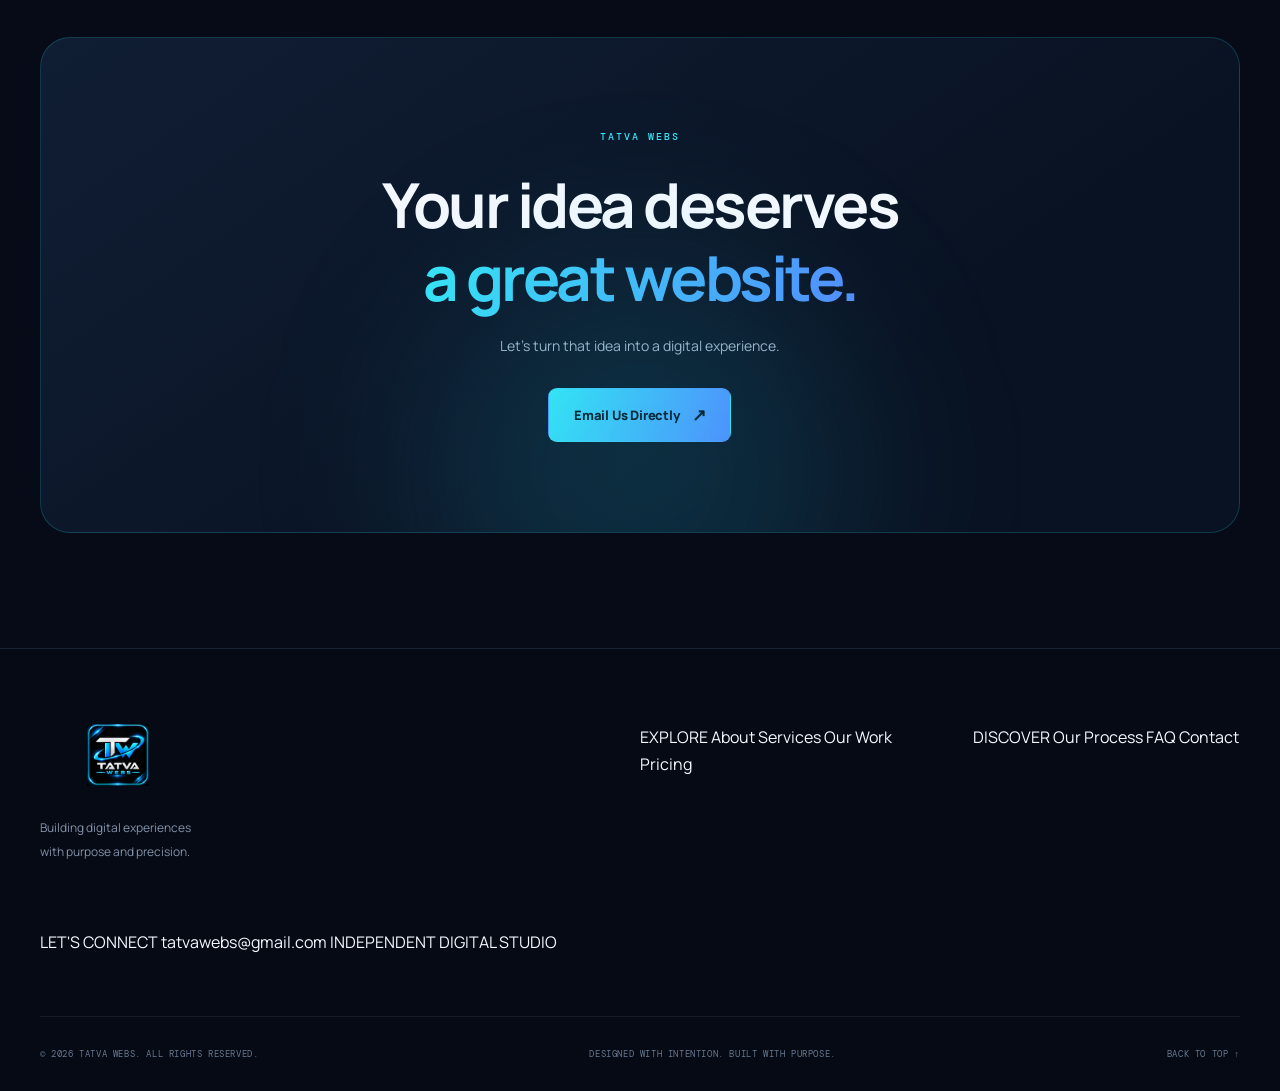
<file: contact.html>
<!DOCTYPE html>
<html lang="en">
<head>
  <meta charset="UTF-8">
  <meta name="viewport" content="width=device-width, initial-scale=1.0">

  <meta name="description" content="Get in touch with Tatva Webs and start building your next digital experience.">
  <meta name="theme-color" content="#070B18">

  <title>Contact | Tatva Webs</title>

  <link rel="icon" type="image/png" href="tatva-webs-logo.png">

  <link rel="preconnect" href="https://fonts.googleapis.com">
  <link rel="preconnect" href="https://fonts.gstatic.com" crossorigin>

  <link href="https://fonts.googleapis.com/css2?family=DM+Mono:wght@400;500&family=Manrope:wght@400;500;600;700;800&display=swap" rel="stylesheet">

  <link rel="stylesheet" href="styles.css">
</head>

<body data-page="contact">

  <!-- AMBIENT BACKGROUND -->
  <div class="ambient-3d" aria-hidden="true">
    <div class="ambient-object sphere one"></div>
    <div class="ambient-object cube two"></div>
    <div class="ambient-object ring three"></div>
    <div class="ambient-object orb-small four"></div>
    <div class="ambient-object sphere five"></div>
    <div class="ambient-object ring six"></div>
  </div>

  <!-- HEADER -->
  <header class="site-header" id="top">
    <div class="header-inner section-shell">

      <a href="index.html" class="brand" aria-label="Tatva Webs home">
        <img
          src="tatva-webs-logo.png"
          alt="Tatva Webs"
          class="brand-logo"
        >
      </a>

      <button
        class="menu-toggle"
        aria-label="Toggle navigation"
        aria-expanded="false"
        aria-controls="main-navigation"
        type="button"
      >
        <span></span>
        <span></span>
      </button>

      <nav class="main-nav" id="main-navigation">
        <a href="index.html">Home</a>
        <a href="about.html">About</a>
        <a href="services.html">Services</a>
        <a href="work.html">Our Work</a>
        <a href="pricing.html">Pricing</a>
        <a href="process.html">Process</a>
        <a href="faq.html">FAQ</a>
        <a href="contact.html" class="active">Contact</a>
      </nav>

      <a href="#contact-form" class="button button-small header-cta magnetic">
        Start a Project <span>↗</span>
      </a>

    </div>
  </header>

  <main>

    <!-- PAGE HERO -->
    <section class="page-hero section-shell">

      <div class="eyebrow reveal">
        EVERY GREAT PROJECT STARTS SOMEWHERE
      </div>

      <h1 class="page-title reveal">
        Let's create<br>
        <span class="text-gradient">something meaningful.</span>
      </h1>

      <p class="page-lead reveal">
        Have an idea, a business or a project in mind?
        Tell us about it. We'd love to hear what you're planning.
      </p>

      <div class="hero-meta reveal">
        <span>CONTACT / START A PROJECT</span>
        <span>YOUR NEXT STEP STARTS HERE</span>
      </div>

    </section>

    <!-- CONTACT SECTION -->
    <section class="section-shell section-pad">

      <div class="contact-layout">

        <!-- CONTACT INFORMATION -->
        <div class="contact-info reveal">

          <span class="eyebrow">01 / GET IN TOUCH</span>

          <h2>
            Let's start<br>
            a conversation.
          </h2>

          <p>
            Share a little about your idea. We'll get back to you
            to discuss the details and possible next steps.
          </p>

          <div class="contact-method">

            <span class="contact-method-icon">✉</span>

            <div>
              <span class="contact-method-label">EMAIL US</span>
              <a href="mailto:tatvawebs@gmail.com">
                tatvawebs@gmail.com
              </a>
            </div>

          </div>

          <div class="contact-method">

            <span class="contact-method-icon">↗</span>

            <div>
              <span class="contact-method-label">PROJECT ENQUIRIES</span>
              <span>New projects and collaborations</span>
            </div>

          </div>

          <div class="contact-note glass">

            <span class="note-symbol">✳</span>

            <p>
              Not sure what you need yet? That's okay.
              Tell us what you're trying to achieve and we'll
              help you figure out a direction.
            </p>

          </div>

        </div>

        <!-- CONTACT FORM -->
        <div class="contact-form-wrap glass reveal">

          <div class="form-heading">

            <span class="eyebrow">02 / PROJECT ENQUIRY</span>

            <h2>Tell us about it.</h2>

            <p>
              Fill in the details below to start the conversation.
            </p>

          </div>

          <form id="contact-form">

            <div class="form-row">

              <div class="form-field">
                <label for="name">Your Name *</label>

                <input
                  type="text"
                  id="name"
                  name="name"
                  placeholder="Enter your name"
                  autocomplete="name"
                  required
                >
              </div>

              <div class="form-field">
                <label for="email">Email Address *</label>

                <input
                  type="email"
                  id="email"
                  name="email"
                  placeholder="you@example.com"
                  autocomplete="email"
                  required
                >
              </div>

            </div>

            <div class="form-row">

              <div class="form-field">
                <label for="project-type">Project Type *</label>

                <select
                  id="project-type"
                  name="project-type"
                  required
                >
                  <option value="" disabled selected>
                    Select a project
                  </option>

                  <option value="Business Website">
                    Business Website
                  </option>

                  <option value="Portfolio Website">
                    Portfolio Website
                  </option>

                  <option value="Landing Page">
                    Landing Page
                  </option>

                  <option value="E-commerce Website">
                    E-commerce Website
                  </option>

                  <option value="Website Redesign">
                    Website Redesign
                  </option>

                  <option value="Other">
                    Other
                  </option>

                </select>
              </div>

              <div class="form-field">
                <label for="budget">Estimated Budget</label>

                <select id="budget" name="budget">

                  <option value="" selected>
                    Select your budget
                  </option>

                  <option value="Below ₹5,000">
                    Below ₹5,000
                  </option>

                  <option value="₹5,000 – ₹10,000">
                    ₹5,000 – ₹10,000
                  </option>

                  <option value="₹10,000 – ₹20,000">
                    ₹10,000 – ₹20,000
                  </option>

                  <option value="₹20,000+">
                    ₹20,000+
                  </option>

                  <option value="Not decided yet">
                    Not decided yet
                  </option>

                </select>
              </div>

            </div>

            <div class="form-field">

              <label for="message">
                Tell Us About Your Project *
              </label>

              <textarea
                id="message"
                name="message"
                rows="5"
                placeholder="What are you planning to build?"
                required
              ></textarea>

            </div>

            <button
              type="submit"
              class="button magnetic form-submit"
            >
              Send Project Enquiry <span>↗</span>
            </button>

            <p
              class="form-note"
              id="form-note"
              aria-live="polite"
            >
              Your email app will open with your enquiry ready to send.
            </p>

          </form>

        </div>

      </div>

    </section>

    <!-- WHAT HAPPENS NEXT -->
    <section class="section-shell section-pad">

      <div class="contact-bottom glass reveal">

        <div>
          <span class="eyebrow">03 / WHAT HAPPENS NEXT?</span>
          <h2>Simple from here.</h2>
        </div>

        <div class="contact-next-steps">

          <div class="next-step">
            <span>01</span>
            <p>You send us your project details.</p>
          </div>

          <div class="next-step">
            <span>02</span>
            <p>We review your requirements.</p>
          </div>

          <div class="next-step">
            <span>03</span>
            <p>We discuss the next steps together.</p>
          </div>

        </div>

      </div>

    </section>

    <!-- FINAL CTA -->
    <section class="cta-section section-shell reveal">

      <div class="cta-content">

        <span class="eyebrow">TATVA WEBS</span>

        <h2>
          Your idea deserves<br>
          <span class="text-gradient">a great website.</span>
        </h2>

        <p>
          Let's turn that idea into a digital experience.
        </p>

        <a
          href="mailto:tatvawebs@gmail.com"
          class="button magnetic"
        >
          Email Us Directly <span>↗</span>
        </a>

      </div>

      <div class="cta-decoration">
        <div class="cta-orbit orbit-one"></div>
        <div class="cta-orbit orbit-two"></div>
        <div class="cta-orb"></div>
      </div>

    </section>

  </main>

  <!-- FOOTER -->
  <footer class="site-footer">

    <div class="section-shell">

      <div class="footer-top">

        <div class="footer-brand">

          <a href="index.html" class="brand">
            <img
              src="tatva-webs-logo.png"
              alt="Tatva Webs"
              class="brand-logo"
            >
          </a>

          <p>
            Building digital experiences<br>
            with purpose and precision.
          </p>

        </div>

        <div class="footer-links">

          <span class="footer-heading">EXPLORE</span>

          <a href="about.html">About</a>
          <a href="services.html">Services</a>
          <a href="work.html">Our Work</a>
          <a href="pricing.html">Pricing</a>

        </div>

        <div class="footer-links">

          <span class="footer-heading">DISCOVER</span>

          <a href="process.html">Our Process</a>
          <a href="faq.html">FAQ</a>
          <a href="contact.html">Contact</a>

        </div>

        <div class="footer-contact">

          <span class="footer-heading">LET'S CONNECT</span>

          <a href="mailto:tatvawebs@gmail.com">
            tatvawebs@gmail.com
          </a>

          <span class="footer-location">
            INDEPENDENT DIGITAL STUDIO
          </span>

        </div>

      </div>

      <div class="footer-bottom">

        <span>
          © <span data-year></span>
          TATVA WEBS. ALL RIGHTS RESERVED.
        </span>

        <span>
          DESIGNED WITH INTENTION. BUILT WITH PURPOSE.
        </span>

        <a href="#top" class="back-top">
          BACK TO TOP ↑
        </a>

      </div>

    </div>

  </footer>

  <!-- CUSTOM CURSOR -->
  <div class="cursor-dot"></div>
  <div class="cursor-ring"></div>

  <script src="script.js"></script>

</body>
</html>
</file>
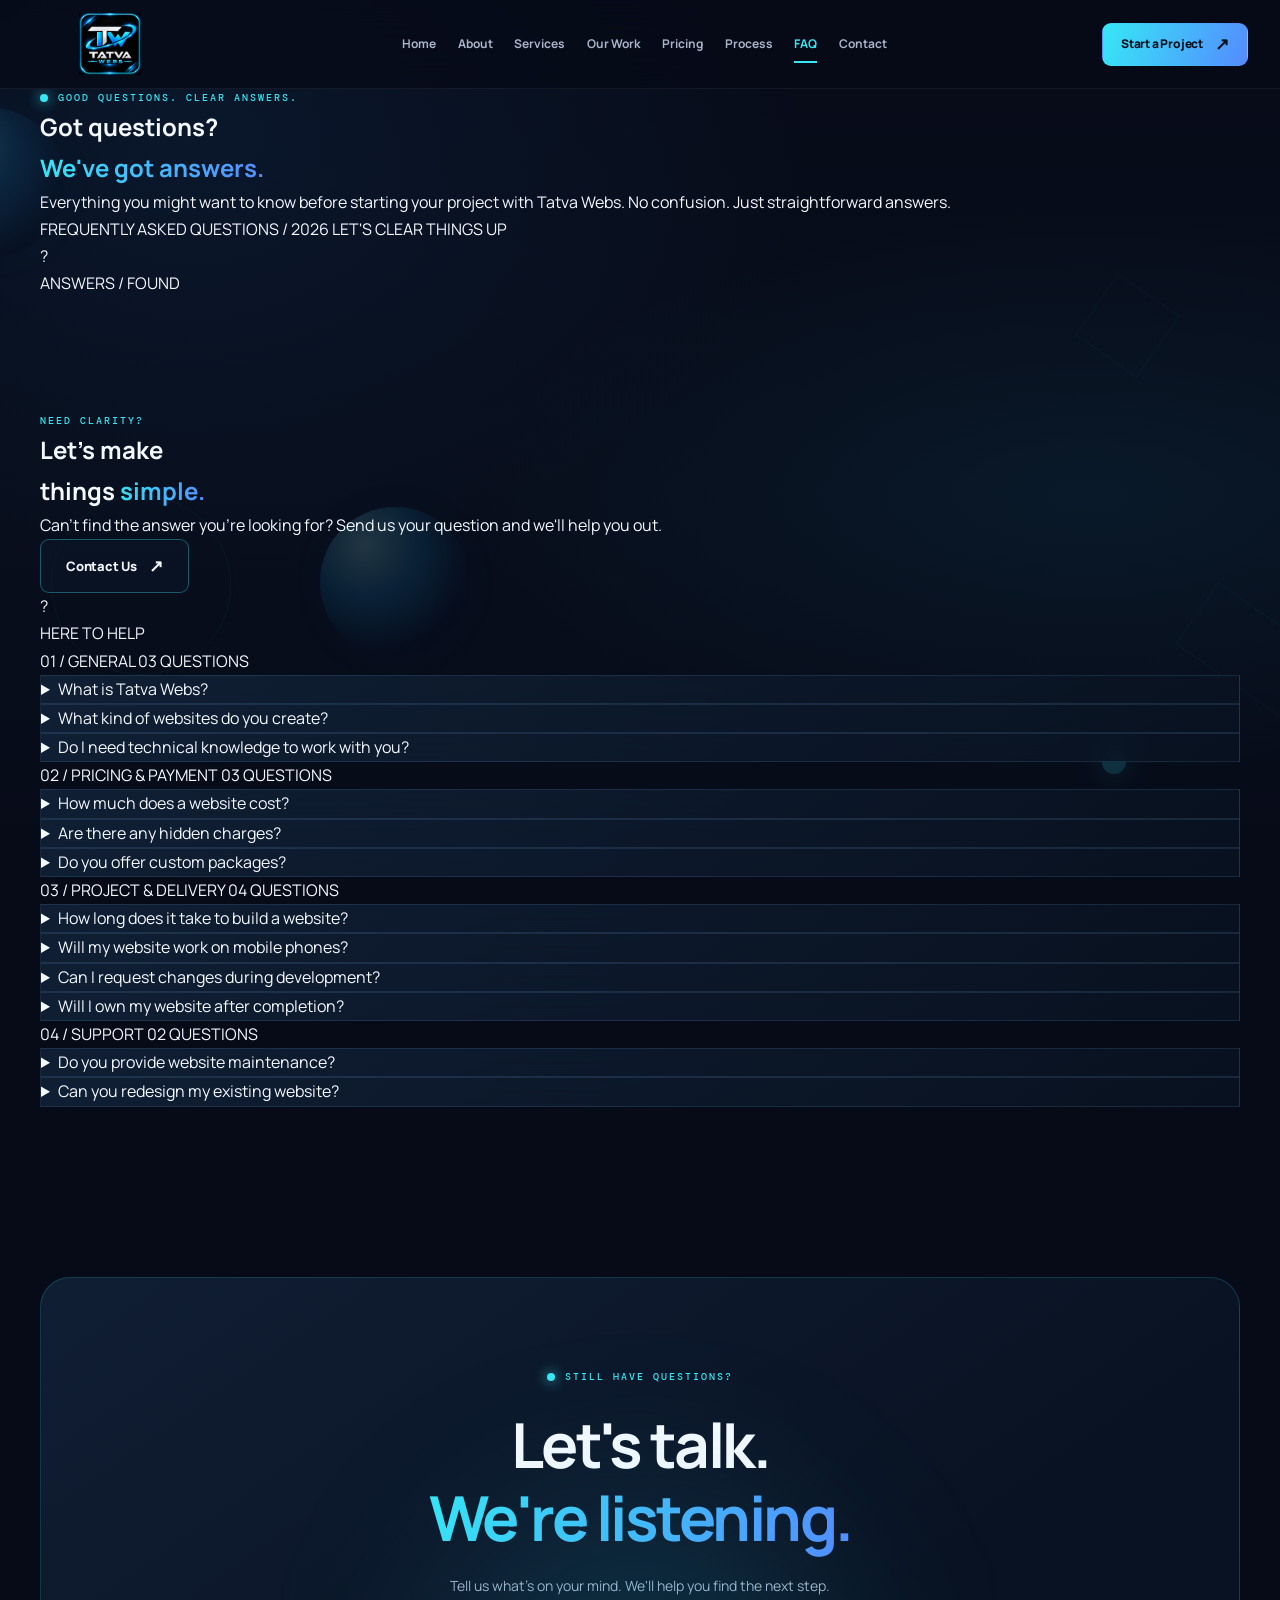
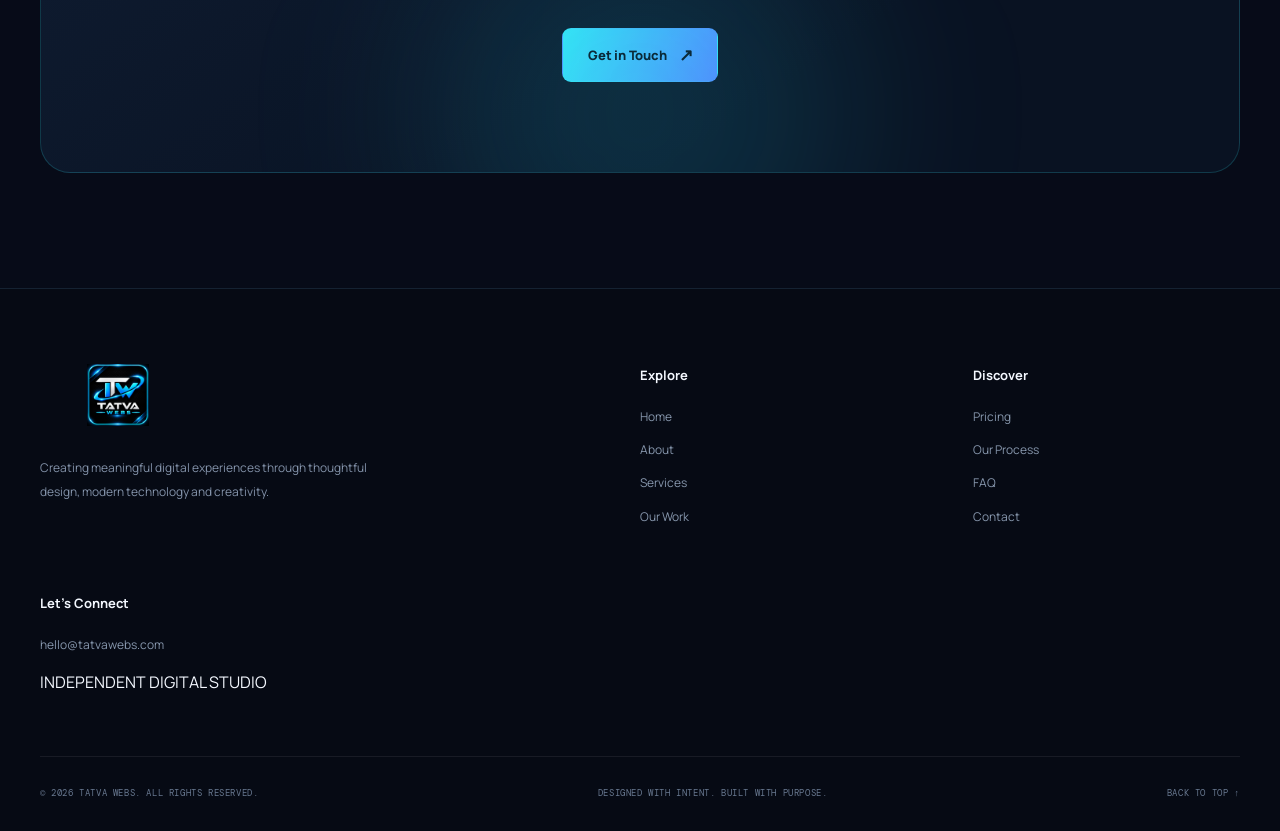
<file: faq.html>
<!DOCTYPE html>
<html lang="en">
<head>
  <meta charset="UTF-8">
  <meta name="viewport" content="width=device-width, initial-scale=1.0">
  <meta name="description" content="Find answers to common questions about Tatva Webs, our services, pricing and process.">
  <meta name="theme-color" content="#070B18">

  <title>FAQ | Tatva Webs</title>

  <link rel="preconnect" href="https://fonts.googleapis.com">
  <link rel="preconnect" href="https://fonts.gstatic.com" crossorigin>
  <link href="https://fonts.googleapis.com/css2?family=DM+Mono:wght@400;500&family=Manrope:wght@400;500;600;700;800&display=swap" rel="stylesheet">

  <link rel="stylesheet" href="styles.css">
</head>

<body data-page="faq">

<div class="ambient-3d" aria-hidden="true"></div>

<header class="site-header">

  <div class="header-inner">

    <a href="index.html" class="brand" aria-label="Tatva Webs Home">
      <img src="tatva-webs-logo.png" alt="Tatva Webs" class="brand-logo">
    </a>

    <nav class="main-nav" id="main-navigation">
      <a href="index.html">Home</a>
      <a href="about.html">About</a>
      <a href="services.html">Services</a>
      <a href="work.html">Our Work</a>
      <a href="pricing.html">Pricing</a>
      <a href="process.html">Process</a>
      <a href="faq.html" class="active">FAQ</a>
      <a href="contact.html">Contact</a>
    </nav>

    <a href="contact.html" class="button button-small magnetic header-cta">
      Start a Project <span>↗</span>
    </a>

    <button class="menu-toggle"
      aria-label="Toggle navigation"
      aria-expanded="false"
      aria-controls="main-navigation">
      <span></span>
      <span></span>
    </button>

  </div>

</header>


<main id="top">


  <!-- HERO -->
  <section class="page-hero section-shell faq-hero">

    <div class="eyebrow reveal">
      <span class="status-dot"></span>
      GOOD QUESTIONS. CLEAR ANSWERS.
    </div>

    <h1 class="page-title reveal">
      Got questions?<br>
      <span class="text-gradient">We've got answers.</span>
    </h1>

    <p class="page-lead reveal">
      Everything you might want to know before starting
      your project with Tatva Webs. No confusion.
      Just straightforward answers.
    </p>

    <div class="faq-hero-meta reveal">
      <span>FREQUENTLY ASKED QUESTIONS / 2026</span>
      <span>LET'S CLEAR THINGS UP</span>
    </div>


    <div class="faq-hero-visual" aria-hidden="true">

      <div class="faq-hero-ring faq-ring-one"></div>
      <div class="faq-hero-ring faq-ring-two"></div>
      <div class="faq-hero-ring faq-ring-three"></div>

      <div class="faq-question-mark">?</div>

      <span class="faq-visual-label">ANSWERS / FOUND</span>

    </div>

  </section>


  <!-- FAQ CONTENT -->
  <section class="section-shell section-pad">

    <div class="faq-layout">


      <!-- SIDEBAR -->
      <aside class="faq-sidebar reveal">

        <span class="eyebrow">NEED CLARITY?</span>

        <h2>
          Let's make<br>
          things <span class="text-gradient">simple.</span>
        </h2>

        <p>
          Can't find the answer you're looking for?
          Send us your question and we'll help you out.
        </p>

        <a href="contact.html" class="button button-outline">
          Contact Us <span>↗</span>
        </a>

        <div class="faq-sidebar-decoration" aria-hidden="true">?</div>

        <div class="faq-sidebar-bottom">
          <span class="status-dot"></span>
          HERE TO HELP
        </div>

      </aside>


      <!-- QUESTIONS -->
      <div class="faq-content">


        <!-- GENERAL -->
        <div class="faq-group reveal">

          <div class="faq-group-heading">
            <span class="faq-category">01 / GENERAL</span>
            <span class="faq-group-count">03 QUESTIONS</span>
          </div>


          <details class="faq-item glass">
            <summary>
              <span>What is Tatva Webs?</span>
              <span class="faq-plus"></span>
            </summary>

            <div class="faq-answer">
              <p>
                Tatva Webs is a digital web design and development
                studio focused on creating modern, responsive and
                purposeful websites for businesses and individuals.
              </p>
            </div>
          </details>


          <details class="faq-item glass">
            <summary>
              <span>What kind of websites do you create?</span>
              <span class="faq-plus"></span>
            </summary>

            <div class="faq-answer">
              <p>
                We work on business websites, portfolio websites,
                landing pages, creative websites and other custom
                web experiences based on project requirements.
              </p>
            </div>
          </details>


          <details class="faq-item glass">
            <summary>
              <span>Do I need technical knowledge to work with you?</span>
              <span class="faq-plus"></span>
            </summary>

            <div class="faq-answer">
              <p>
                Not at all. We'll guide you through the process,
                explain important decisions in simple language
                and keep you updated as the project progresses.
              </p>
            </div>
          </details>

        </div>


        <!-- PRICING -->
        <div class="faq-group reveal">

          <div class="faq-group-heading">
            <span class="faq-category">02 / PRICING & PAYMENT</span>
            <span class="faq-group-count">03 QUESTIONS</span>
          </div>


          <details class="faq-item glass">
            <summary>
              <span>How much does a website cost?</span>
              <span class="faq-plus"></span>
            </summary>

            <div class="faq-answer">
              <p>
                Pricing depends on the number of pages, design
                complexity, features and integrations. Our pricing
                page shows indicative starting packages. We'll share
                a clear quotation after understanding your requirements.
              </p>
              <a href="pricing.html" class="faq-inline-link">
                Explore our pricing <span>↗</span>
              </a>
            </div>
          </details>


          <details class="faq-item glass">
            <summary>
              <span>Are there any hidden charges?</span>
              <span class="faq-plus"></span>
            </summary>

            <div class="faq-answer">
              <p>
                We aim to keep pricing transparent. Any additional
                services, third-party tools, domain or hosting costs
                will be discussed before they are included.
              </p>
            </div>
          </details>


          <details class="faq-item glass">
            <summary>
              <span>Do you offer custom packages?</span>
              <span class="faq-plus"></span>
            </summary>

            <div class="faq-answer">
              <p>
                Yes. If your project doesn't fit one of our standard
                packages, we can discuss a custom solution based
                on your goals and budget.
              </p>
            </div>
          </details>

        </div>


        <!-- PROJECT -->
        <div class="faq-group reveal">

          <div class="faq-group-heading">
            <span class="faq-category">03 / PROJECT & DELIVERY</span>
            <span class="faq-group-count">04 QUESTIONS</span>
          </div>


          <details class="faq-item glass">
            <summary>
              <span>How long does it take to build a website?</span>
              <span class="faq-plus"></span>
            </summary>

            <div class="faq-answer">
              <p>
                It depends on the size and complexity of the project.
                A smaller website may take less time than a larger
                custom experience. We'll agree on an estimated
                timeline before starting.
              </p>
            </div>
          </details>


          <details class="faq-item glass">
            <summary>
              <span>Will my website work on mobile phones?</span>
              <span class="faq-plus"></span>
            </summary>

            <div class="faq-answer">
              <p>
                Yes. Responsive design is an important part of our
                approach. We build layouts that adapt to desktop,
                tablet and mobile screens.
              </p>
            </div>
          </details>


          <details class="faq-item glass">
            <summary>
              <span>Can I request changes during development?</span>
              <span class="faq-plus"></span>
            </summary>

            <div class="faq-answer">
              <p>
                Yes. Feedback and revisions are part of the process.
                The number of included revision rounds depends on
                the package or project agreement. Larger changes
                may require additional time or cost.
              </p>
            </div>
          </details>


          <details class="faq-item glass">
            <summary>
              <span>Will I own my website after completion?</span>
              <span class="faq-plus"></span>
            </summary>

            <div class="faq-answer">
              <p>
                Once the agreed payment and handover are complete,
                the finished project files and agreed deliverables
                will be handed over to you. Third-party services
                remain subject to their own terms.
              </p>
            </div>
          </details>

        </div>


        <!-- SUPPORT -->
        <div class="faq-group reveal">

          <div class="faq-group-heading">
            <span class="faq-category">04 / SUPPORT</span>
            <span class="faq-group-count">02 QUESTIONS</span>
          </div>


          <details class="faq-item glass">
            <summary>
              <span>Do you provide website maintenance?</span>
              <span class="faq-plus"></span>
            </summary>

            <div class="faq-answer">
              <p>
                Maintenance and ongoing support can be discussed
                separately. We can help with updates, improvements
                and other agreed maintenance requirements.
              </p>
            </div>
          </details>


          <details class="faq-item glass">
            <summary>
              <span>Can you redesign my existing website?</span>
              <span class="faq-plus"></span>
            </summary>

            <div class="faq-answer">
              <p>
                Absolutely. We can review your existing website,
                understand what needs improvement and discuss
                a redesign that better supports your goals.
              </p>
            </div>
          </details>

        </div>

      </div>

    </div>

  </section>


  <!-- BOTTOM CTA -->
  <section class="cta-section section-shell faq-cta">

    <div class="cta-content">

      <div class="eyebrow reveal">
        <span class="status-dot"></span>
        STILL HAVE QUESTIONS?
      </div>

      <h2 class="reveal">
        Let's talk.<br>
        <span class="text-gradient">We're listening.</span>
      </h2>

      <p class="reveal">
        Tell us what's on your mind.
        We'll help you find the next step.
      </p>

      <a href="contact.html" class="button magnetic reveal">
        Get in Touch <span>↗</span>
      </a>

    </div>


    <div class="cta-decoration" aria-hidden="true">

      <div class="cta-orbit orbit-one"></div>
      <div class="cta-orbit orbit-two"></div>
      <div class="cta-orbit orbit-three"></div>

      <div class="cta-orb">
        <span></span>
      </div>

    </div>

  </section>


</main>


<!-- FOOTER -->
<footer class="site-footer">

  <div class="section-shell">

    <div class="footer-top">

      <div class="footer-brand">

        <div>
          <a href="index.html" class="brand">
            <img src="tatva-webs-logo.png" alt="Tatva Webs" class="brand-logo">
          </a>

          <p>
            Creating meaningful digital experiences through
            thoughtful design, modern technology and creativity.
          </p>
        </div>

      </div>


      <div class="footer-column">
        <h4>Explore</h4>
        <a href="index.html">Home</a>
        <a href="about.html">About</a>
        <a href="services.html">Services</a>
        <a href="work.html">Our Work</a>
      </div>


      <div class="footer-column">
        <h4>Discover</h4>
        <a href="pricing.html">Pricing</a>
        <a href="process.html">Our Process</a>
        <a href="faq.html">FAQ</a>
        <a href="contact.html">Contact</a>
      </div>


      <div class="footer-column">
        <h4>Let's Connect</h4>
        <a href="mailto:hello@tatvawebs.com">hello@tatvawebs.com</a>
        <span class="footer-location">INDEPENDENT DIGITAL STUDIO</span>
      </div>

    </div>


    <div class="footer-bottom">

      <span>
        © <span data-year></span> TATVA WEBS. ALL RIGHTS RESERVED.
      </span>

      <span>DESIGNED WITH INTENT. BUILT WITH PURPOSE.</span>

      <a href="#top" class="back-top">BACK TO TOP ↑</a>

    </div>

  </div>

</footer>


<div class="cursor-dot"></div>
<div class="cursor-ring"></div>

<script src="script.js"></script>

</body>
</html>
</file>
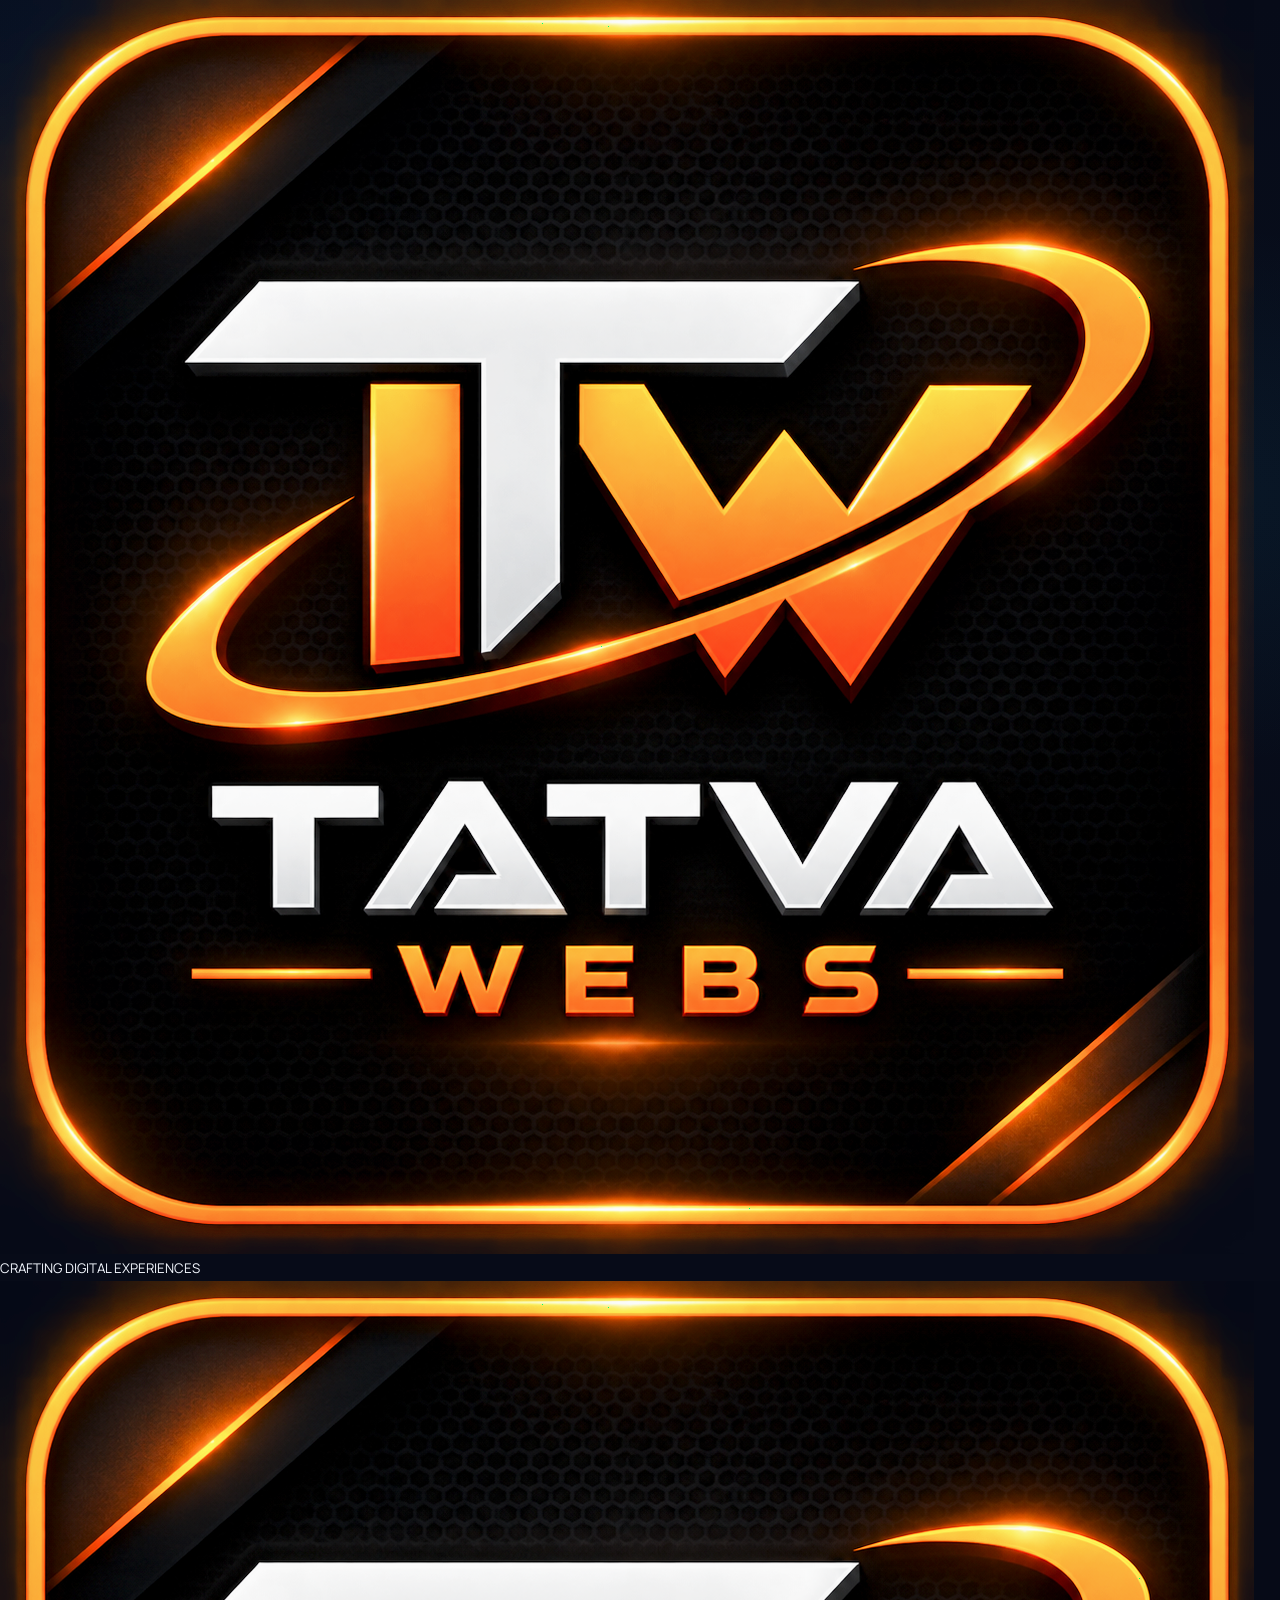
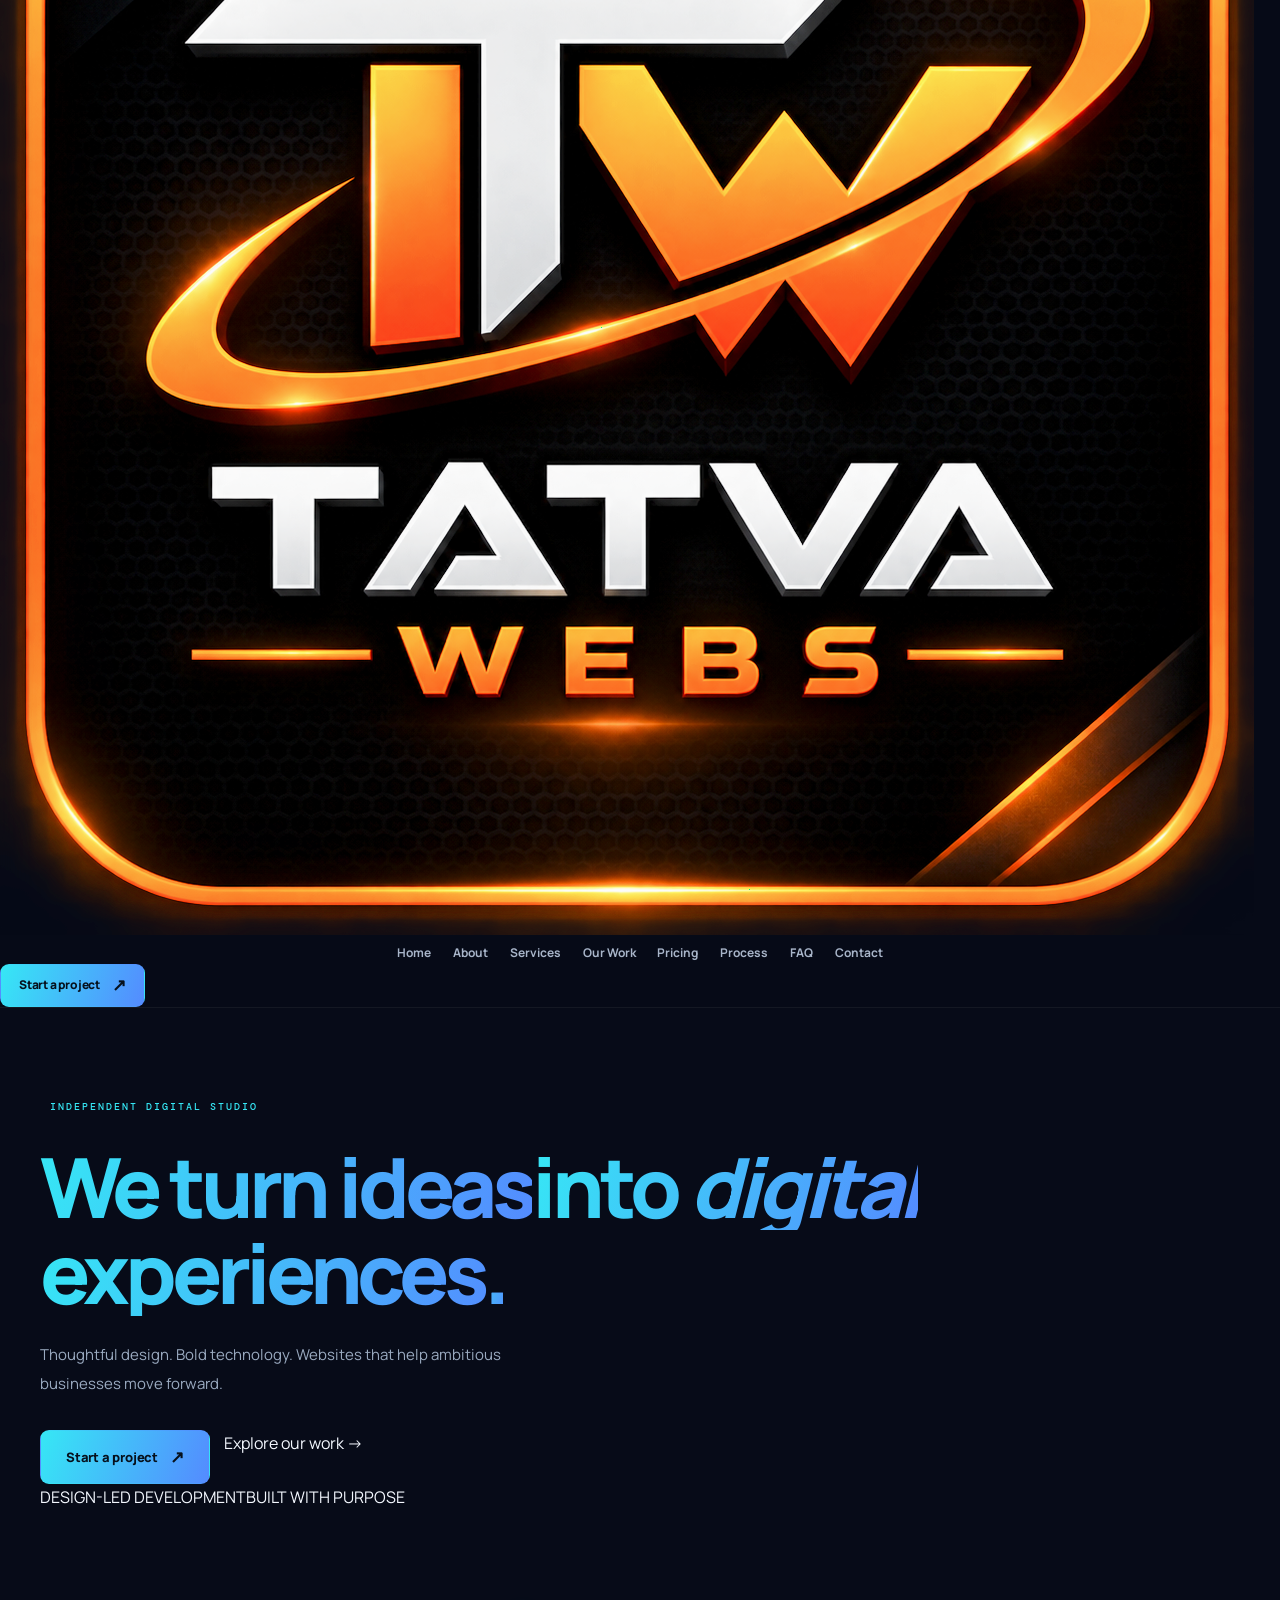
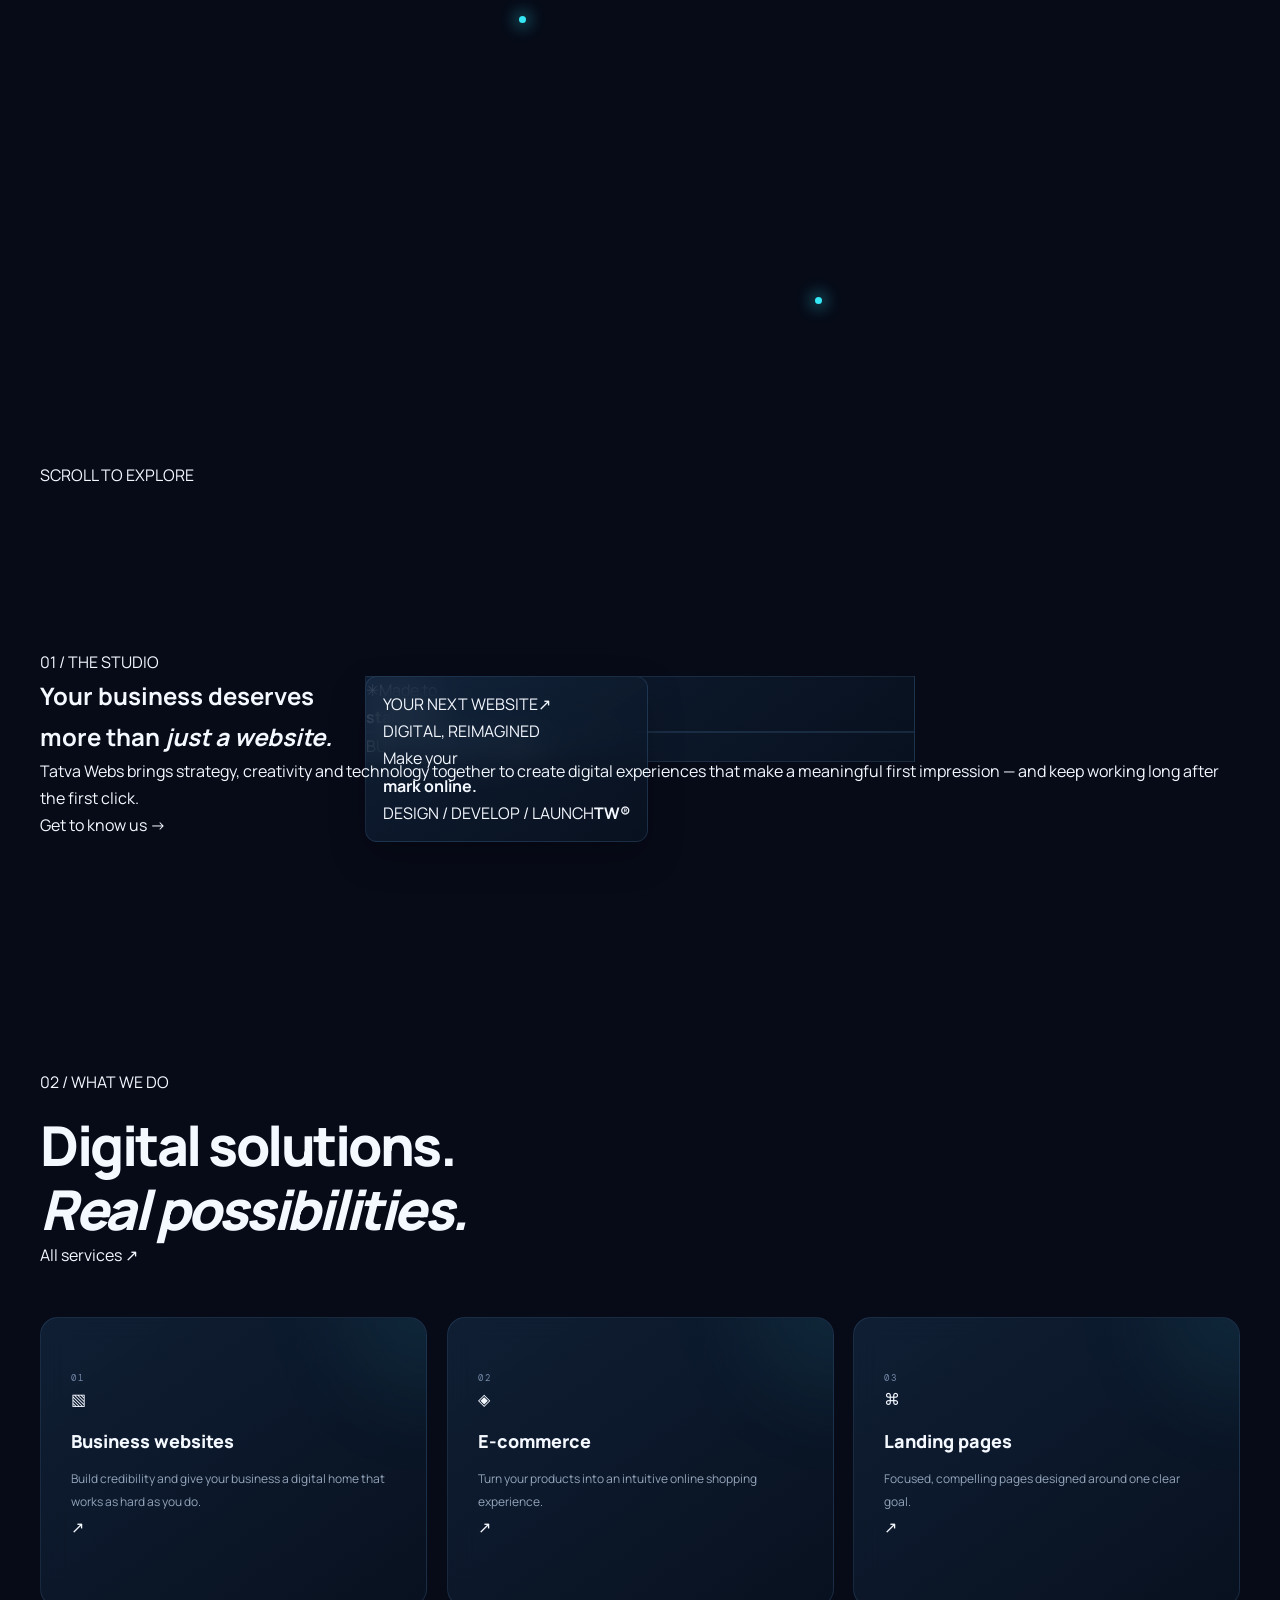
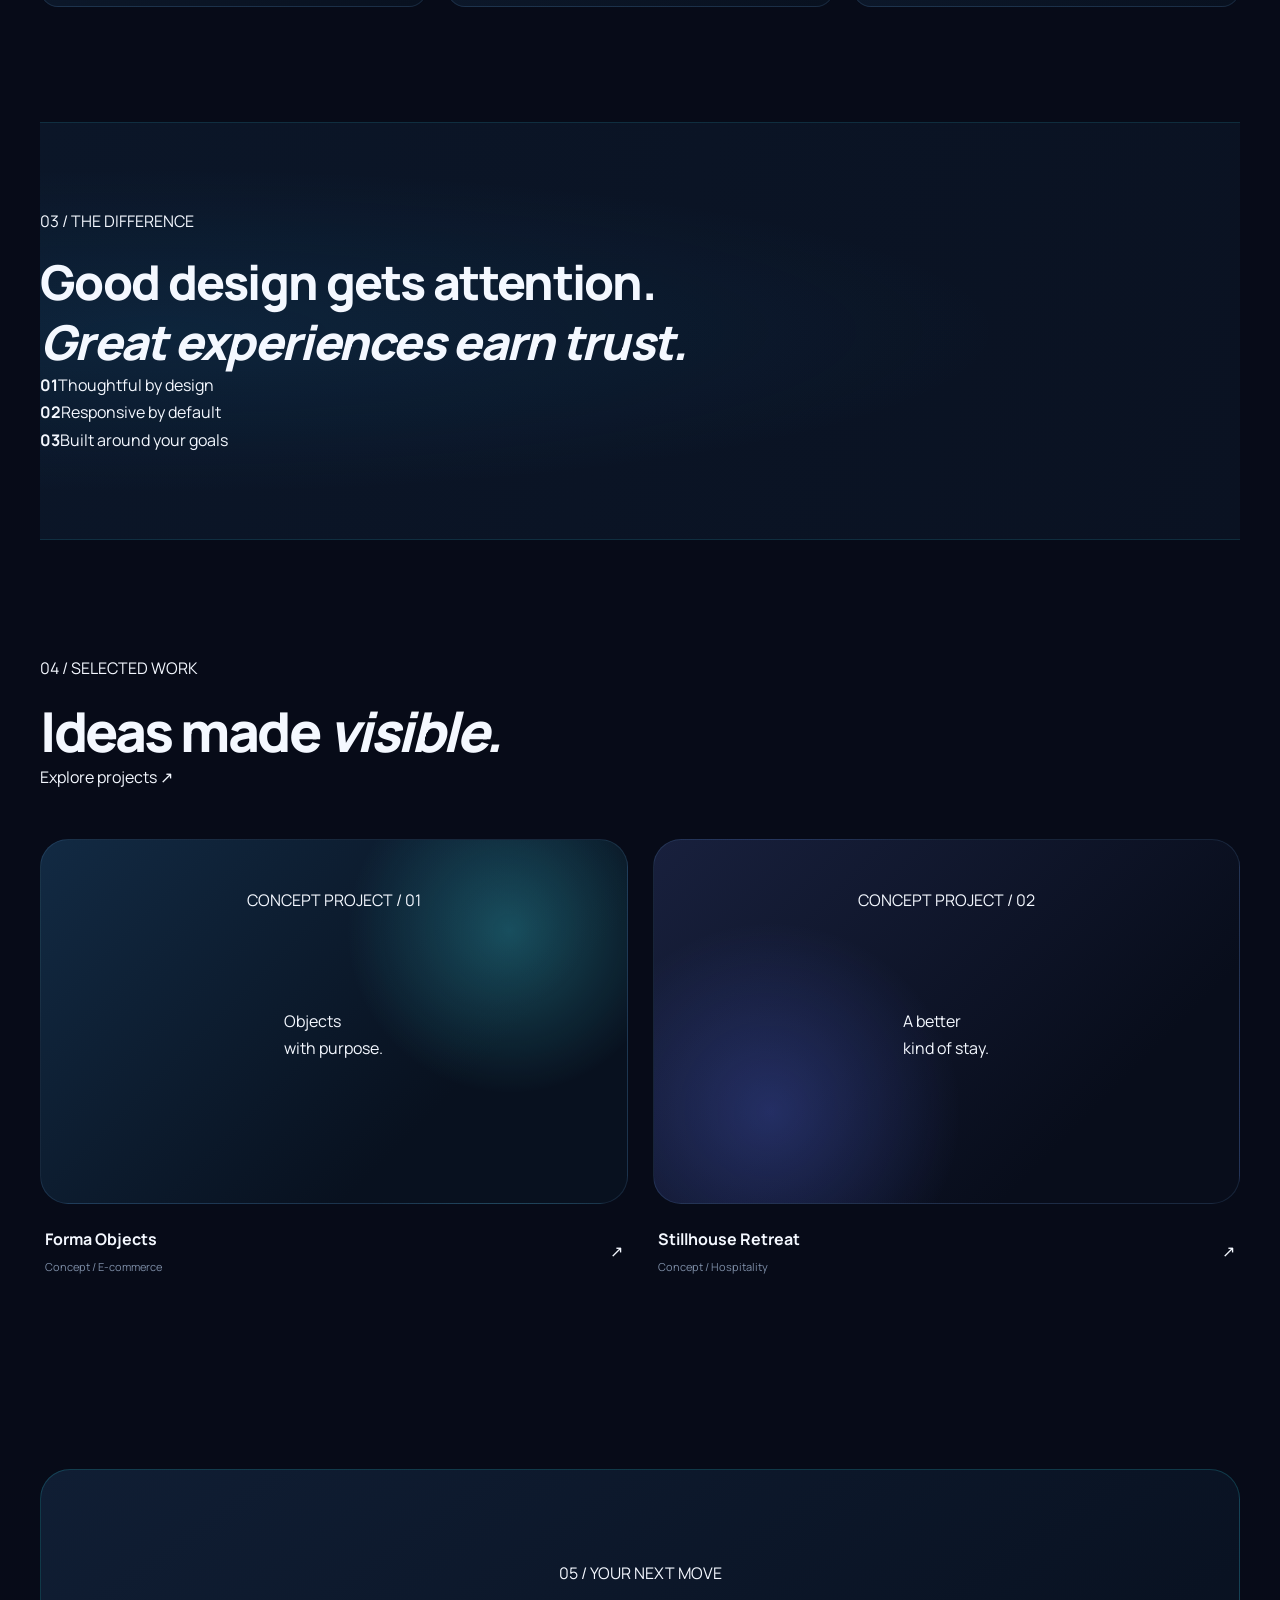
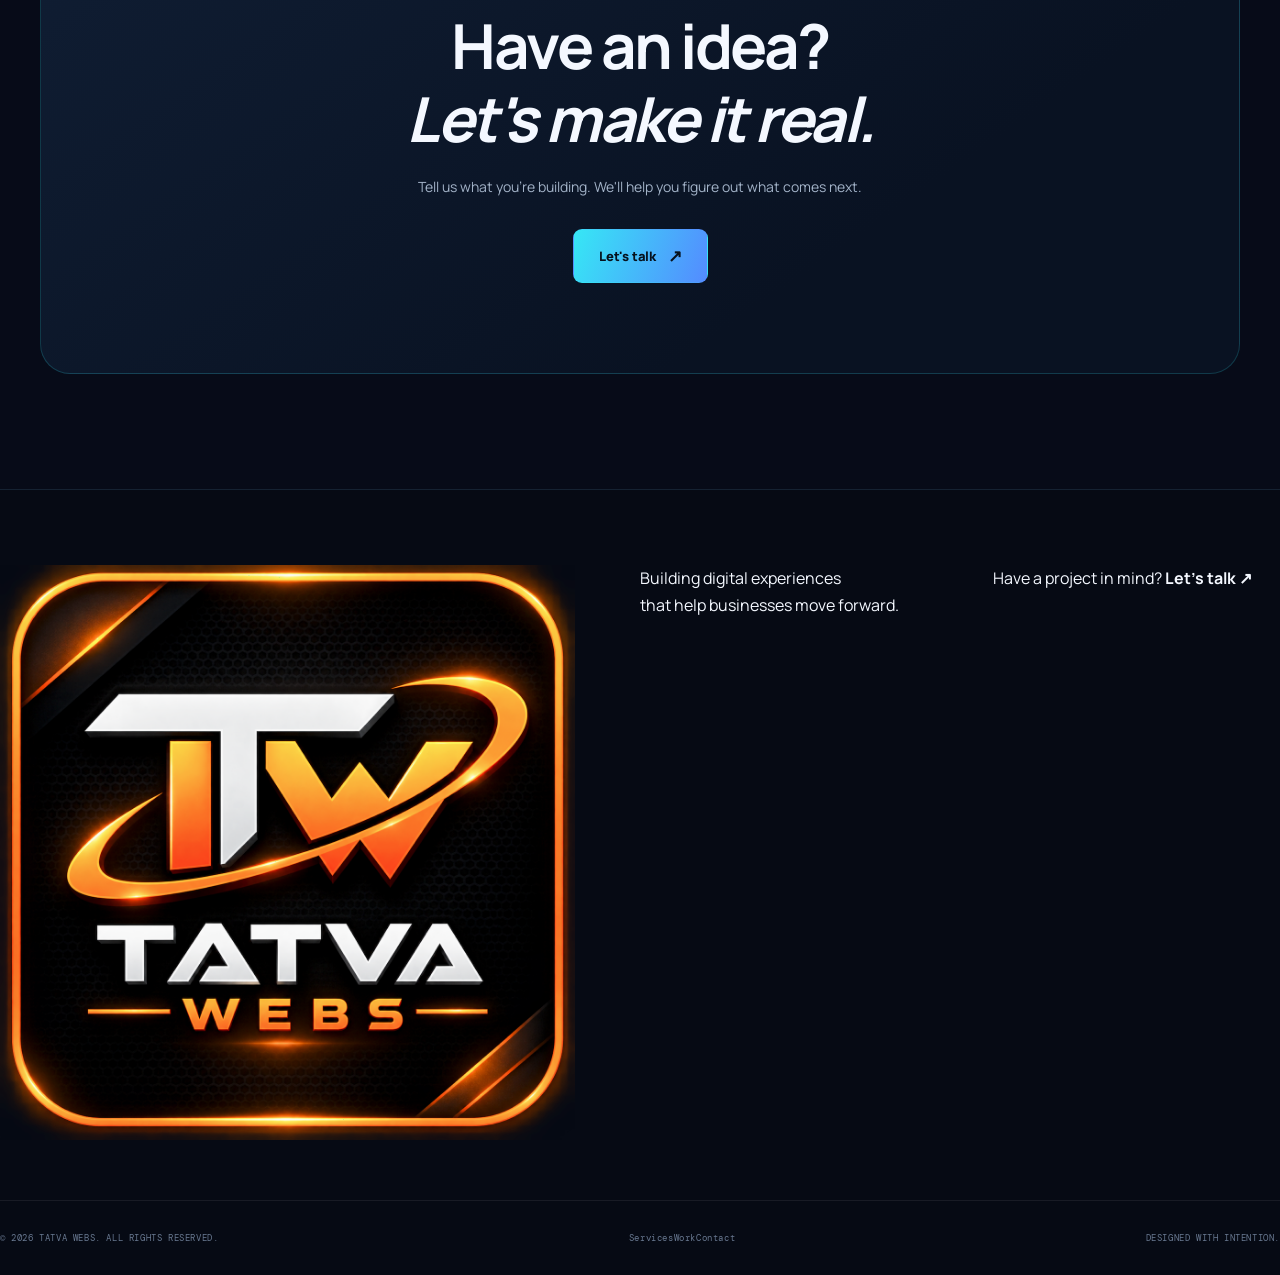
<file: home.html>
<!doctype html>
<html lang="en">
<head>
  <meta charset="utf-8"><meta name="viewport" content="width=device-width, initial-scale=1">
  <meta name="theme-color" content="#080808">
  <meta name="description" content="Tatva Webs builds modern websites and digital experiences for ambitious businesses.">
  <title>Tatva Webs — We Build Digital Experiences</title>
  <link rel="icon" href="assets/tatva-webs-logo.png"><link rel="stylesheet" href="styles.css">
  <script defer src="script.js"></script>
</head>
<body data-page="home">
  <div class="loader" aria-hidden="true"><img src="assets/tatva-webs-logo.png" alt=""><span class="loader-line"></span><small>CRAFTING DIGITAL EXPERIENCES</small></div>
  <div class="cursor-dot"></div><div class="cursor-ring"></div><div class="scroll-progress"></div>
  <header class="site-header"><a class="brand" href="index.html"><img src="assets/tatva-webs-logo.png" alt="Tatva Webs logo"></a><button class="menu-toggle" aria-label="Toggle navigation" aria-expanded="false"><i></i><i></i></button><nav class="main-nav"><a class="active" href="index.html">Home</a><a href="about.html">About</a><a href="services.html">Services</a><a href="work.html">Our Work</a><a href="pricing.html">Pricing</a><a href="process.html">Process</a><a href="faq.html">FAQ</a><a href="contact.html">Contact</a></nav><a class="button button-small header-cta magnetic" href="contact.html">Start a project <span>↗</span></a></header>
  <main>
    <section class="hero section-shell">
      <div class="hero-grid"></div><div class="hero-glow"></div><div class="hero-copy">
        <p class="eyebrow reveal"><span class="eyebrow-dot"></span> INDEPENDENT DIGITAL STUDIO</p>
        <h1 class="hero-title"><span class="line-reveal">We turn ideas</span><span class="line-reveal">into <em>digital</em></span><span class="line-reveal">experiences<span class="orange">.</span></span></h1>
        <p class="hero-description reveal">Thoughtful design. Bold technology. Websites that help ambitious businesses move forward.</p>
        <div class="hero-actions reveal"><a class="button magnetic" href="contact.html">Start a project <span>↗</span></a><a class="text-link" href="work.html">Explore our work <span>→</span></a></div>
        <div class="hero-meta reveal"><span>DESIGN-LED DEVELOPMENT</span><span>BUILT WITH PURPOSE</span></div>
      </div>
      <div class="hero-art reveal">
        <div class="orbit orbit-one"></div><div class="orbit orbit-two"></div><div class="orbit orbit-three"></div>
        <div class="hero-panel glass tilt-card"><div class="panel-top"><span class="window-dots"><i></i><i></i><i></i></span><span>YOUR NEXT WEBSITE</span><span>↗</span></div><div class="panel-content"><div class="panel-kicker">DIGITAL, REIMAGINED</div><div class="panel-heading">Make your<br><b>mark online.</b></div><div class="panel-bars"><i></i><i></i><i></i></div><div class="panel-footer"><span>DESIGN / DEVELOP / LAUNCH</span><b>TW®</b></div></div></div>
        <div class="floating-chip chip-one glass"><span class="chip-icon">✳</span><span>Made to<br><b>stand out</b></span></div><div class="floating-chip chip-two glass"><span class="pulse"></span> BUILT FOR WHAT'S NEXT</div><div class="hero-spark spark-one"></div><div class="hero-spark spark-two"></div>
      </div>
      <a class="scroll-cue" href="#intro"><span></span> SCROLL TO EXPLORE</a>
    </section>
    <section class="intro section-shell section-pad" id="intro"><div class="section-label reveal">01 / THE STUDIO</div><div class="intro-content"><h2 class="reveal">Your business deserves<br>more than <em>just a website.</em></h2><p class="reveal">Tatva Webs brings strategy, creativity and technology together to create digital experiences that make a meaningful first impression — and keep working long after the first click.</p><a class="text-link reveal" href="about.html">Get to know us <span>→</span></a></div></section>
    <section class="services-preview section-shell section-pad"><div class="section-heading reveal"><div><div class="section-label">02 / WHAT WE DO</div><h2>Digital solutions.<br><em>Real possibilities.</em></h2></div><a class="text-link" href="services.html">All services <span>↗</span></a></div><div class="service-grid">
      <a class="service-card glass tilt-card reveal" href="services.html"><span class="card-index">01</span><span class="service-symbol">▧</span><h3>Business websites</h3><p>Build credibility and give your business a digital home that works as hard as you do.</p><span class="card-arrow">↗</span></a>
      <a class="service-card glass tilt-card reveal" href="services.html"><span class="card-index">02</span><span class="service-symbol">◈</span><h3>E-commerce</h3><p>Turn your products into an intuitive online shopping experience.</p><span class="card-arrow">↗</span></a>
      <a class="service-card glass tilt-card reveal" href="services.html"><span class="card-index">03</span><span class="service-symbol">⌘</span><h3>Landing pages</h3><p>Focused, compelling pages designed around one clear goal.</p><span class="card-arrow">↗</span></a>
    </div></section>
    <section class="feature-band section-shell"><div class="feature-orb"></div><div class="section-label reveal">03 / THE DIFFERENCE</div><h2 class="reveal">Good design gets attention.<br><em>Great experiences earn trust.</em></h2><div class="feature-points"><div class="reveal"><b>01</b><span>Thoughtful by design</span></div><div class="reveal"><b>02</b><span>Responsive by default</span></div><div class="reveal"><b>03</b><span>Built around your goals</span></div></div></section>
    <section class="work-preview section-shell section-pad"><div class="section-heading reveal"><div><div class="section-label">04 / SELECTED WORK</div><h2>Ideas made <em>visible.</em></h2></div><a class="text-link" href="work.html">Explore projects <span>↗</span></a></div><div class="project-grid"><a class="project-card project-one reveal" href="work.html"><div class="project-visual mock-store"><span class="mock-label">CONCEPT PROJECT / 01</span><div class="mock-store-title">Objects<br>with purpose.</div><div class="mock-store-shape"></div></div><div class="project-caption"><div><h3>Forma Objects</h3><p>Concept / E-commerce</p></div><span>↗</span></div></a><a class="project-card project-two reveal" href="work.html"><div class="project-visual mock-studio"><span class="mock-label">CONCEPT PROJECT / 02</span><div class="mock-studio-title">A better<br>kind of stay.</div><div class="mock-studio-circle"></div></div><div class="project-caption"><div><h3>Stillhouse Retreat</h3><p>Concept / Hospitality</p></div><span>↗</span></div></a></div></section>
    <section class="cta-section section-shell"><div class="cta-glow"></div><div class="section-label reveal">05 / YOUR NEXT MOVE</div><h2 class="reveal">Have an idea?<br><em>Let's make it real.</em></h2><p class="reveal">Tell us what you're building. We'll help you figure out what comes next.</p><a class="button magnetic reveal" href="contact.html">Let's talk <span>↗</span></a></section>
  </main>
  <footer class="site-footer"><div class="footer-top"><a class="footer-brand" href="index.html"><img src="assets/tatva-webs-logo.png" alt="Tatva Webs logo"></a><p>Building digital experiences<br>that help businesses move forward.</p><a class="footer-email" href="contact.html">Have a project in mind? <b>Let's talk ↗</b></a></div><div class="footer-bottom"><span>© <span data-year></span> TATVA WEBS. ALL RIGHTS RESERVED.</span><div><a href="services.html">Services</a><a href="work.html">Work</a><a href="contact.html">Contact</a></div><span>DESIGNED WITH INTENTION.</span></div></footer>
</body></html>
</file>
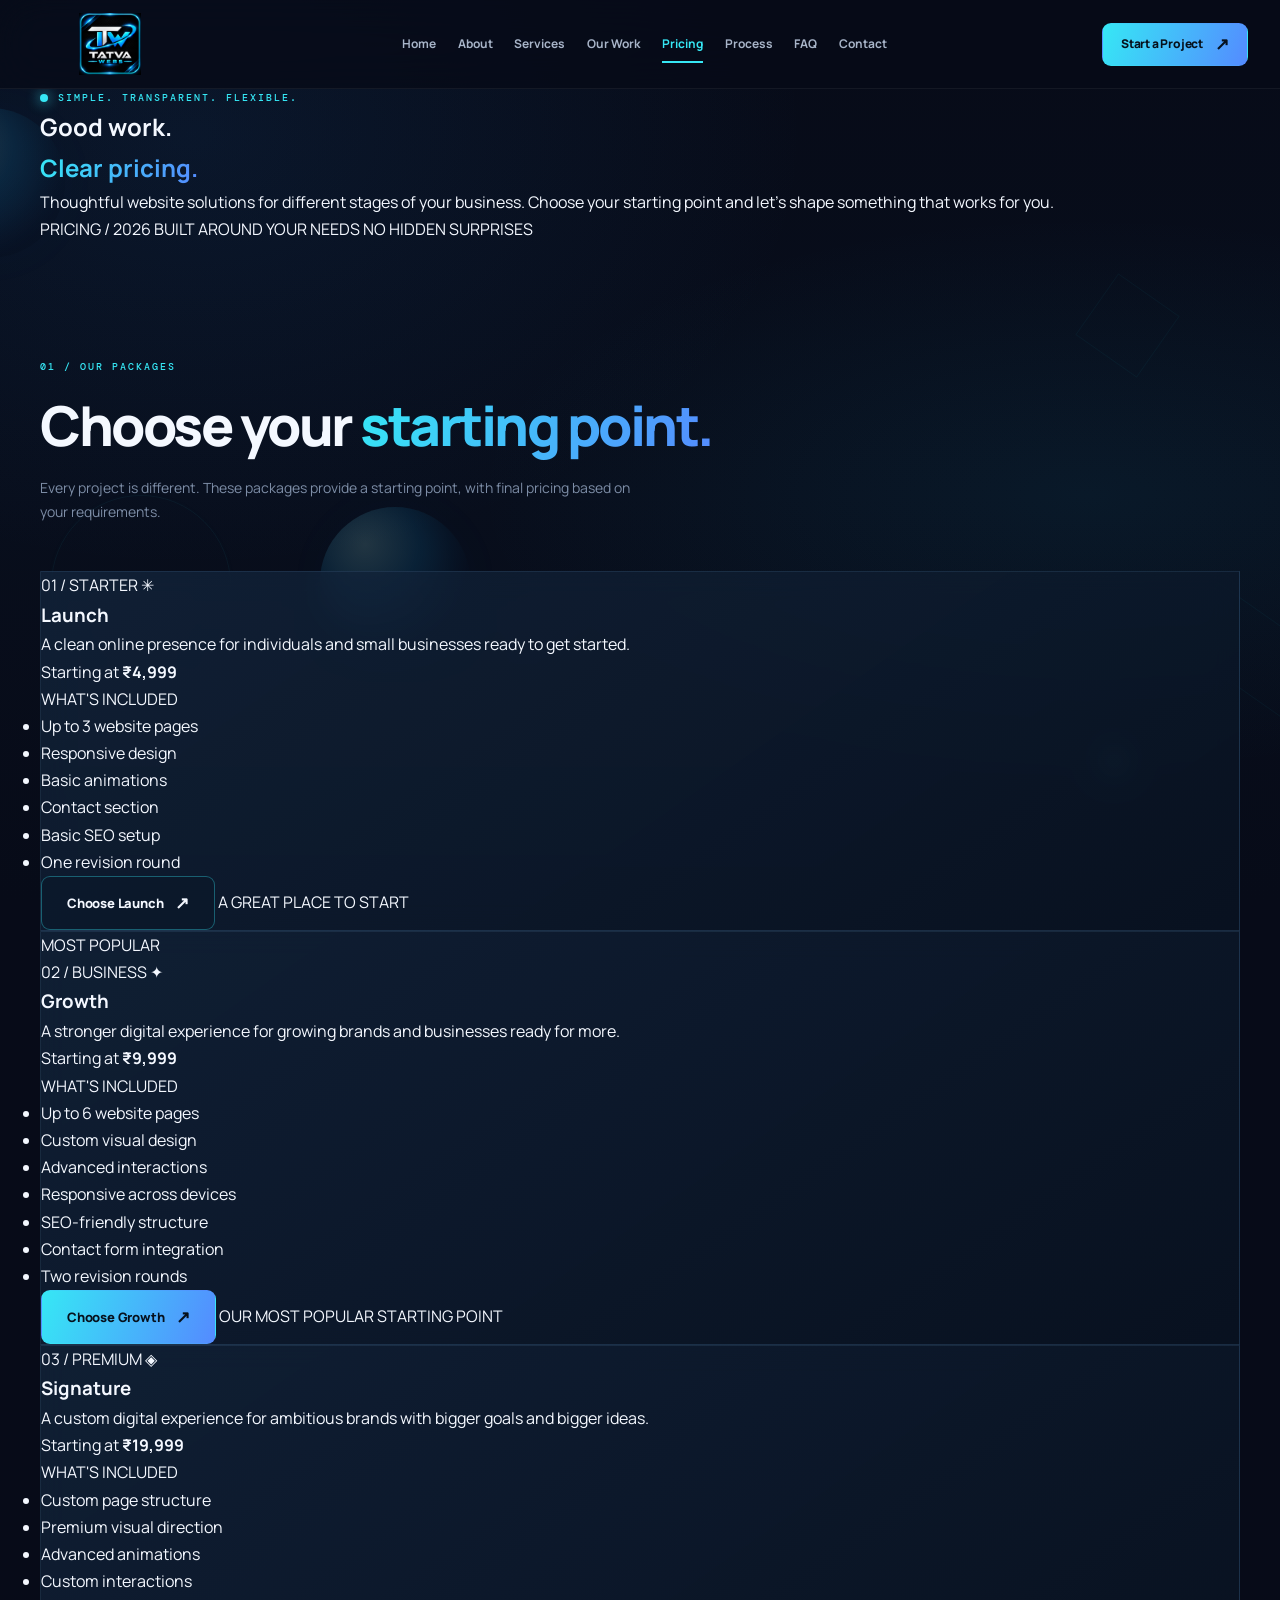
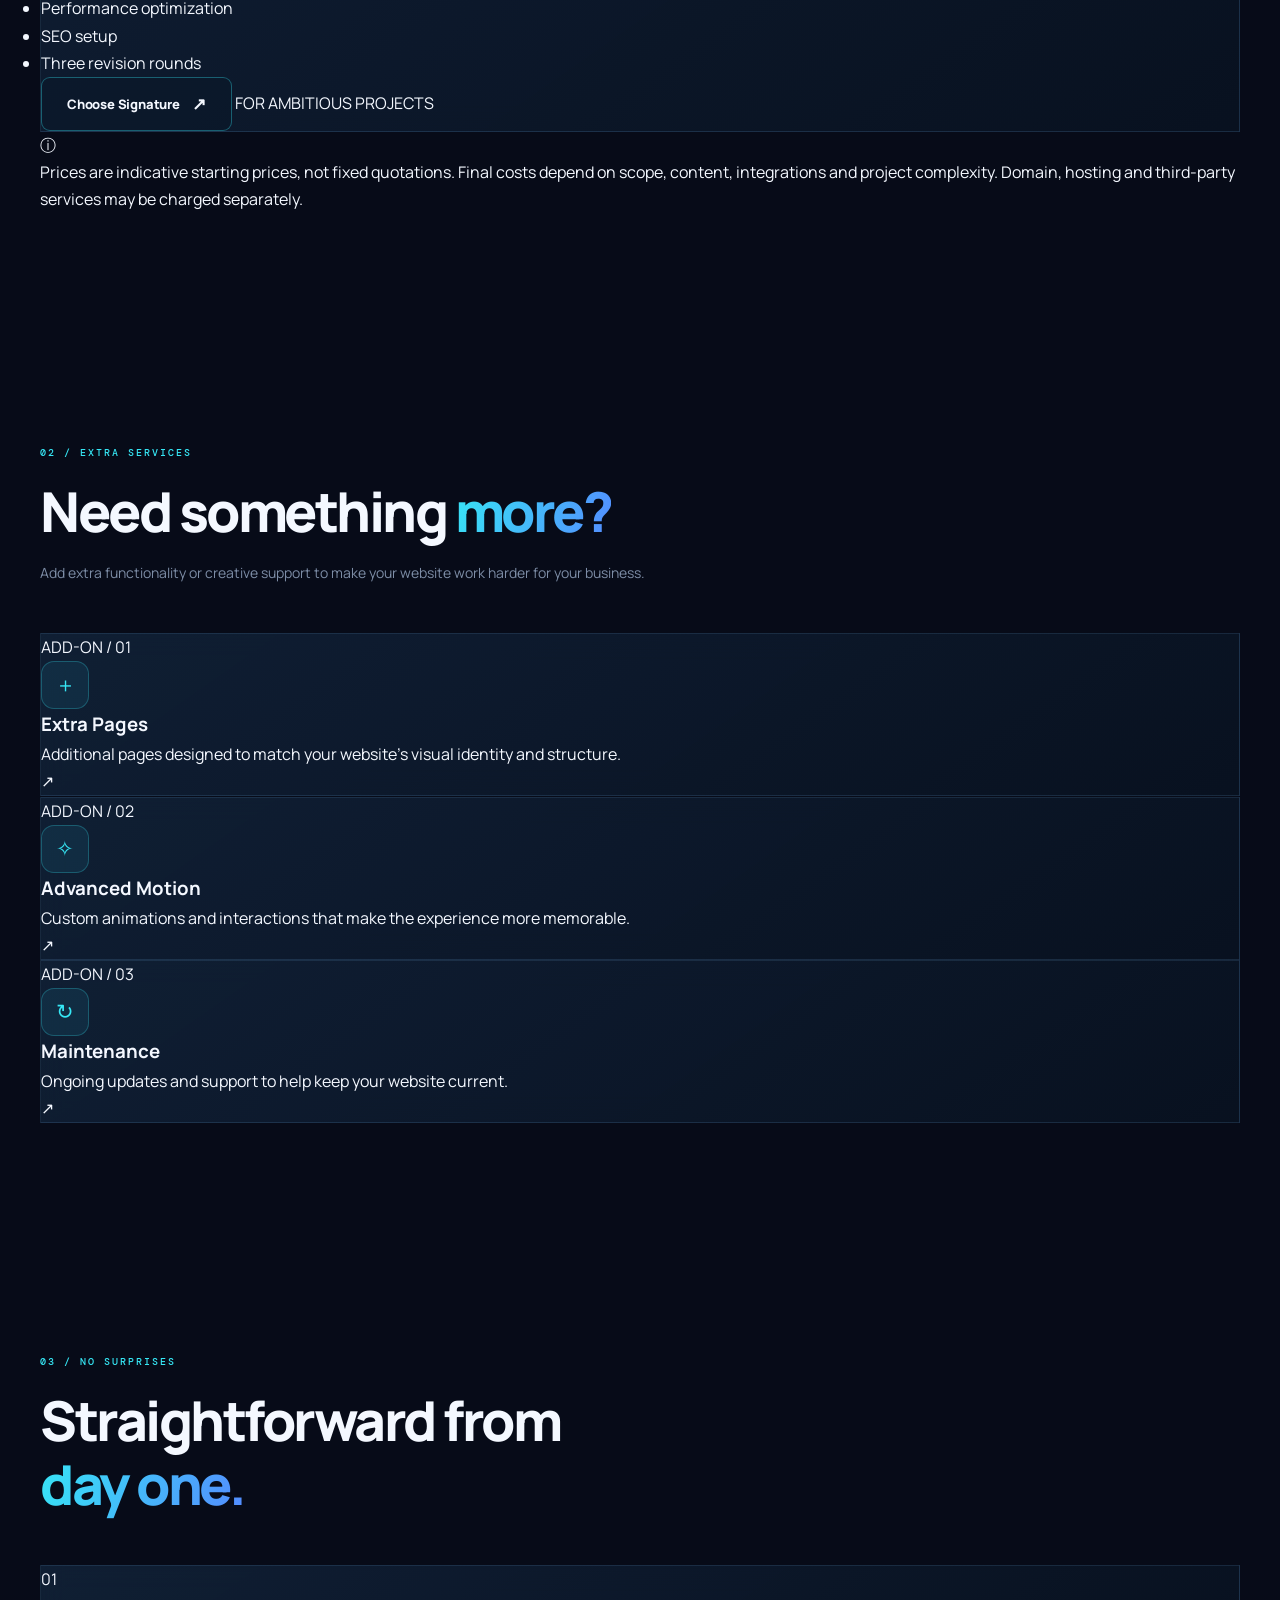
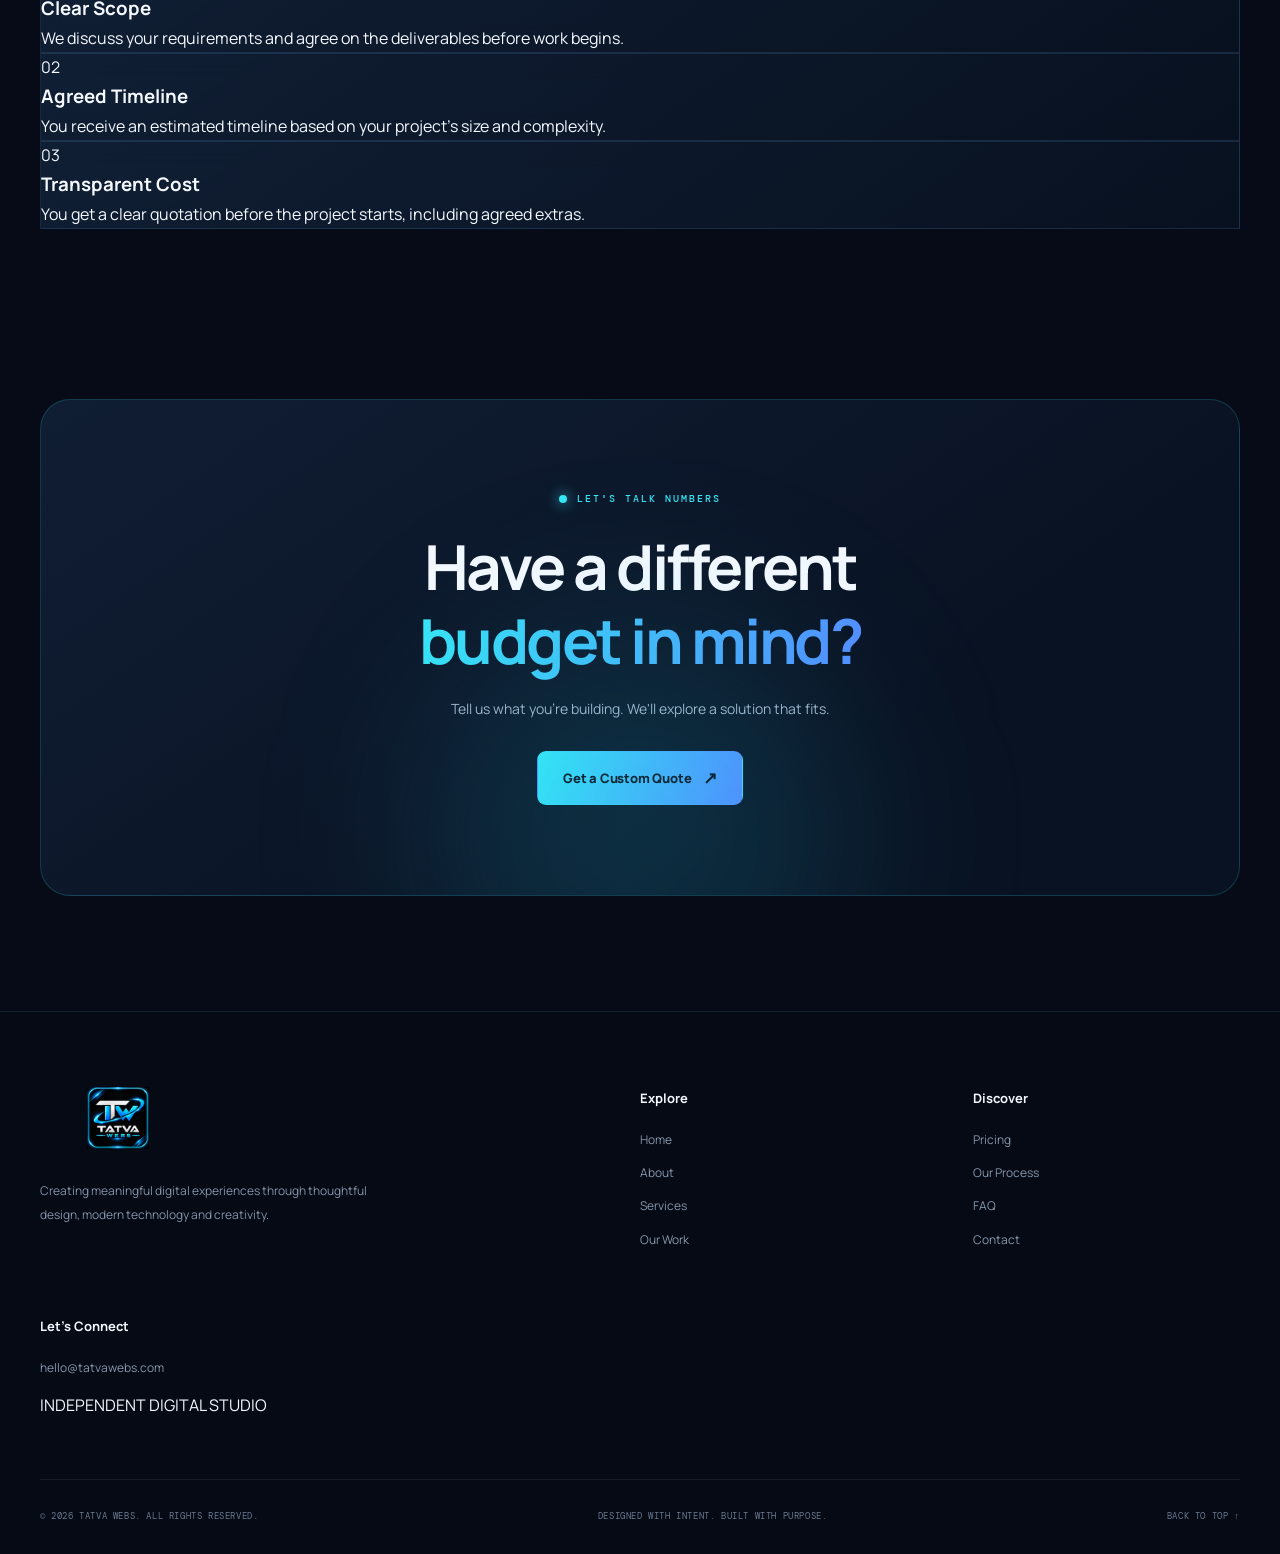
<file: pricing.html>
<!DOCTYPE html>
<html lang="en">
<head>
  <meta charset="UTF-8">
  <meta name="viewport" content="width=device-width, initial-scale=1.0">
  <meta name="description" content="Explore website design and development packages from Tatva Webs.">
  <meta name="theme-color" content="#070B18">

  <title>Pricing | Tatva Webs</title>

  <link rel="preconnect" href="https://fonts.googleapis.com">
  <link rel="preconnect" href="https://fonts.gstatic.com" crossorigin>
  <link href="https://fonts.googleapis.com/css2?family=DM+Mono:wght@400;500&family=Manrope:wght@400;500;600;700;800&display=swap" rel="stylesheet">

  <link rel="stylesheet" href="styles.css">
</head>

<body data-page="pricing">

<div class="ambient-3d" aria-hidden="true"></div>

<header class="site-header">
  <div class="header-inner">

    <a href="index.html" class="brand" aria-label="Tatva Webs Home">
      <img src="tatva-webs-logo.png" alt="Tatva Webs" class="brand-logo">
    </a>

    <nav class="main-nav" id="main-navigation">
      <a href="index.html">Home</a>
      <a href="about.html">About</a>
      <a href="services.html">Services</a>
      <a href="work.html">Our Work</a>
      <a href="pricing.html" class="active">Pricing</a>
      <a href="process.html">Process</a>
      <a href="faq.html">FAQ</a>
      <a href="contact.html">Contact</a>
    </nav>

    <a href="contact.html" class="button button-small magnetic header-cta">
      Start a Project <span>↗</span>
    </a>

    <button class="menu-toggle"
      aria-label="Toggle navigation"
      aria-expanded="false"
      aria-controls="main-navigation">
      <span></span>
      <span></span>
    </button>

  </div>
</header>


<main id="top">

  <!-- HERO -->
  <section class="page-hero section-shell pricing-hero">

    <div class="eyebrow reveal">
      <span class="status-dot"></span>
      SIMPLE. TRANSPARENT. FLEXIBLE.
    </div>

    <h1 class="page-title reveal">
      Good work.<br>
      <span class="text-gradient">Clear pricing.</span>
    </h1>

    <p class="page-lead reveal">
      Thoughtful website solutions for different stages of your
      business. Choose your starting point and let's shape
      something that works for you.
    </p>

    <div class="pricing-hero-meta reveal">
      <span>PRICING / 2026</span>
      <span>BUILT AROUND YOUR NEEDS</span>
      <span>NO HIDDEN SURPRISES</span>
    </div>

  </section>


  <!-- PACKAGES -->
  <section class="section-shell section-pad">

    <div class="section-heading">

      <div>
        <div class="eyebrow reveal">01 / OUR PACKAGES</div>

        <h2 class="reveal">
          Choose your <span class="text-gradient">starting point.</span>
        </h2>
      </div>

      <p class="reveal">
        Every project is different. These packages provide a
        starting point, with final pricing based on your requirements.
      </p>

    </div>


    <div class="pricing-grid pricing-premium-grid">


      <!-- LAUNCH -->
      <article class="pricing-card glass reveal">

        <div class="pricing-top">
          <span class="pricing-label">01 / STARTER</span>
          <span class="pricing-symbol">✳</span>
        </div>

        <h3>Launch</h3>

        <p class="pricing-description">
          A clean online presence for individuals and
          small businesses ready to get started.
        </p>

        <div class="pricing-price">
          <span class="price-prefix">Starting at</span>
          <strong>₹4,999</strong>
        </div>

        <div class="pricing-divider"></div>

        <span class="pricing-includes">WHAT'S INCLUDED</span>

        <ul class="pricing-features">
          <li>Up to 3 website pages</li>
          <li>Responsive design</li>
          <li>Basic animations</li>
          <li>Contact section</li>
          <li>Basic SEO setup</li>
          <li>One revision round</li>
        </ul>

        <a href="contact.html" class="button button-outline pricing-button">
          Choose Launch <span>↗</span>
        </a>

        <span class="pricing-footnote">A GREAT PLACE TO START</span>

      </article>


      <!-- GROWTH -->
      <article class="pricing-card pricing-featured glass reveal">

        <div class="pricing-popular">
          <span class="popular-indicator"></span>
          MOST POPULAR
        </div>

        <div class="pricing-top">
          <span class="pricing-label">02 / BUSINESS</span>
          <span class="pricing-symbol">✦</span>
        </div>

        <h3>Growth</h3>

        <p class="pricing-description">
          A stronger digital experience for growing
          brands and businesses ready for more.
        </p>

        <div class="pricing-price">
          <span class="price-prefix">Starting at</span>
          <strong>₹9,999</strong>
        </div>

        <div class="pricing-divider"></div>

        <span class="pricing-includes">WHAT'S INCLUDED</span>

        <ul class="pricing-features">
          <li>Up to 6 website pages</li>
          <li>Custom visual design</li>
          <li>Advanced interactions</li>
          <li>Responsive across devices</li>
          <li>SEO-friendly structure</li>
          <li>Contact form integration</li>
          <li>Two revision rounds</li>
        </ul>

        <a href="contact.html" class="button pricing-button">
          Choose Growth <span>↗</span>
        </a>

        <span class="pricing-footnote">OUR MOST POPULAR STARTING POINT</span>

      </article>


      <!-- SIGNATURE -->
      <article class="pricing-card glass reveal">

        <div class="pricing-top">
          <span class="pricing-label">03 / PREMIUM</span>
          <span class="pricing-symbol">◈</span>
        </div>

        <h3>Signature</h3>

        <p class="pricing-description">
          A custom digital experience for ambitious
          brands with bigger goals and bigger ideas.
        </p>

        <div class="pricing-price">
          <span class="price-prefix">Starting at</span>
          <strong>₹19,999</strong>
        </div>

        <div class="pricing-divider"></div>

        <span class="pricing-includes">WHAT'S INCLUDED</span>

        <ul class="pricing-features">
          <li>Custom page structure</li>
          <li>Premium visual direction</li>
          <li>Advanced animations</li>
          <li>Custom interactions</li>
          <li>Performance optimization</li>
          <li>SEO setup</li>
          <li>Three revision rounds</li>
        </ul>

        <a href="contact.html" class="button button-outline pricing-button">
          Choose Signature <span>↗</span>
        </a>

        <span class="pricing-footnote">FOR AMBITIOUS PROJECTS</span>

      </article>

    </div>


    <div class="pricing-disclaimer reveal">
      <span class="disclaimer-symbol">ⓘ</span>

      <p>
        Prices are indicative starting prices, not fixed quotations.
        Final costs depend on scope, content, integrations and project
        complexity. Domain, hosting and third-party services may be
        charged separately.
      </p>
    </div>

  </section>


  <!-- ADD-ONS -->
  <section class="section-shell section-pad">

    <div class="section-heading">

      <div>
        <div class="eyebrow reveal">02 / EXTRA SERVICES</div>

        <h2 class="reveal">
          Need something <span class="text-gradient">more?</span>
        </h2>
      </div>

      <p class="reveal">
        Add extra functionality or creative support
        to make your website work harder for your business.
      </p>

    </div>


    <div class="info-grid">

      <article class="info-card glass tilt-card reveal">
        <span class="card-number">ADD-ON / 01</span>
        <div class="card-icon">＋</div>
        <h3>Extra Pages</h3>
        <p>
          Additional pages designed to match your
          website's visual identity and structure.
        </p>
        <span class="card-arrow">↗</span>
      </article>

      <article class="info-card glass tilt-card reveal">
        <span class="card-number">ADD-ON / 02</span>
        <div class="card-icon">✧</div>
        <h3>Advanced Motion</h3>
        <p>
          Custom animations and interactions that
          make the experience more memorable.
        </p>
        <span class="card-arrow">↗</span>
      </article>

      <article class="info-card glass tilt-card reveal">
        <span class="card-number">ADD-ON / 03</span>
        <div class="card-icon">↻</div>
        <h3>Maintenance</h3>
        <p>
          Ongoing updates and support to help
          keep your website current.
        </p>
        <span class="card-arrow">↗</span>
      </article>

    </div>

  </section>


  <!-- TRANSPARENCY -->
  <section class="section-shell section-pad">

    <div class="section-heading">

      <div>
        <div class="eyebrow reveal">03 / NO SURPRISES</div>

        <h2 class="reveal">
          Straightforward from<br>
          <span class="text-gradient">day one.</span>
        </h2>
      </div>

    </div>


    <div class="info-grid">

      <article class="info-card glass reveal">
        <div class="process-index">01</div>
        <h3>Clear Scope</h3>
        <p>
          We discuss your requirements and agree
          on the deliverables before work begins.
        </p>
      </article>

      <article class="info-card glass reveal">
        <div class="process-index">02</div>
        <h3>Agreed Timeline</h3>
        <p>
          You receive an estimated timeline based
          on your project's size and complexity.
        </p>
      </article>

      <article class="info-card glass reveal">
        <div class="process-index">03</div>
        <h3>Transparent Cost</h3>
        <p>
          You get a clear quotation before the
          project starts, including agreed extras.
        </p>
      </article>

    </div>

  </section>


  <!-- CTA -->
  <section class="cta-section section-shell pricing-cta">

    <div class="cta-content">

      <div class="eyebrow reveal">
        <span class="status-dot"></span>
        LET'S TALK NUMBERS
      </div>

      <h2 class="reveal">
        Have a different<br>
        <span class="text-gradient">budget in mind?</span>
      </h2>

      <p class="reveal">
        Tell us what you're building.
        We'll explore a solution that fits.
      </p>

      <a href="contact.html" class="button magnetic reveal">
        Get a Custom Quote <span>↗</span>
      </a>

    </div>

    <div class="cta-decoration" aria-hidden="true">

      <div class="cta-orbit orbit-one"></div>
      <div class="cta-orbit orbit-two"></div>
      <div class="cta-orbit orbit-three"></div>

      <div class="cta-orb">
        <span></span>
      </div>

    </div>

  </section>

</main>


<!-- FOOTER -->
<footer class="site-footer">

  <div class="section-shell">

    <div class="footer-top">

      <div class="footer-brand">
        <div>
          <a href="index.html" class="brand">
            <img src="tatva-webs-logo.png" alt="Tatva Webs" class="brand-logo">
          </a>

          <p>
            Creating meaningful digital experiences through
            thoughtful design, modern technology and creativity.
          </p>
        </div>
      </div>

      <div class="footer-column">
        <h4>Explore</h4>
        <a href="index.html">Home</a>
        <a href="about.html">About</a>
        <a href="services.html">Services</a>
        <a href="work.html">Our Work</a>
      </div>

      <div class="footer-column">
        <h4>Discover</h4>
        <a href="pricing.html">Pricing</a>
        <a href="process.html">Our Process</a>
        <a href="faq.html">FAQ</a>
        <a href="contact.html">Contact</a>
      </div>

      <div class="footer-column">
        <h4>Let's Connect</h4>
        <a href="mailto:hello@tatvawebs.com">hello@tatvawebs.com</a>
        <span class="footer-location">INDEPENDENT DIGITAL STUDIO</span>
      </div>

    </div>


    <div class="footer-bottom">

      <span>
        © <span data-year></span> TATVA WEBS. ALL RIGHTS RESERVED.
      </span>

      <span>DESIGNED WITH INTENT. BUILT WITH PURPOSE.</span>

      <a href="#top" class="back-top">BACK TO TOP ↑</a>

    </div>

  </div>

</footer>


<div class="cursor-dot"></div>
<div class="cursor-ring"></div>

<script src="script.js"></script>

</body>
</html>
</file>
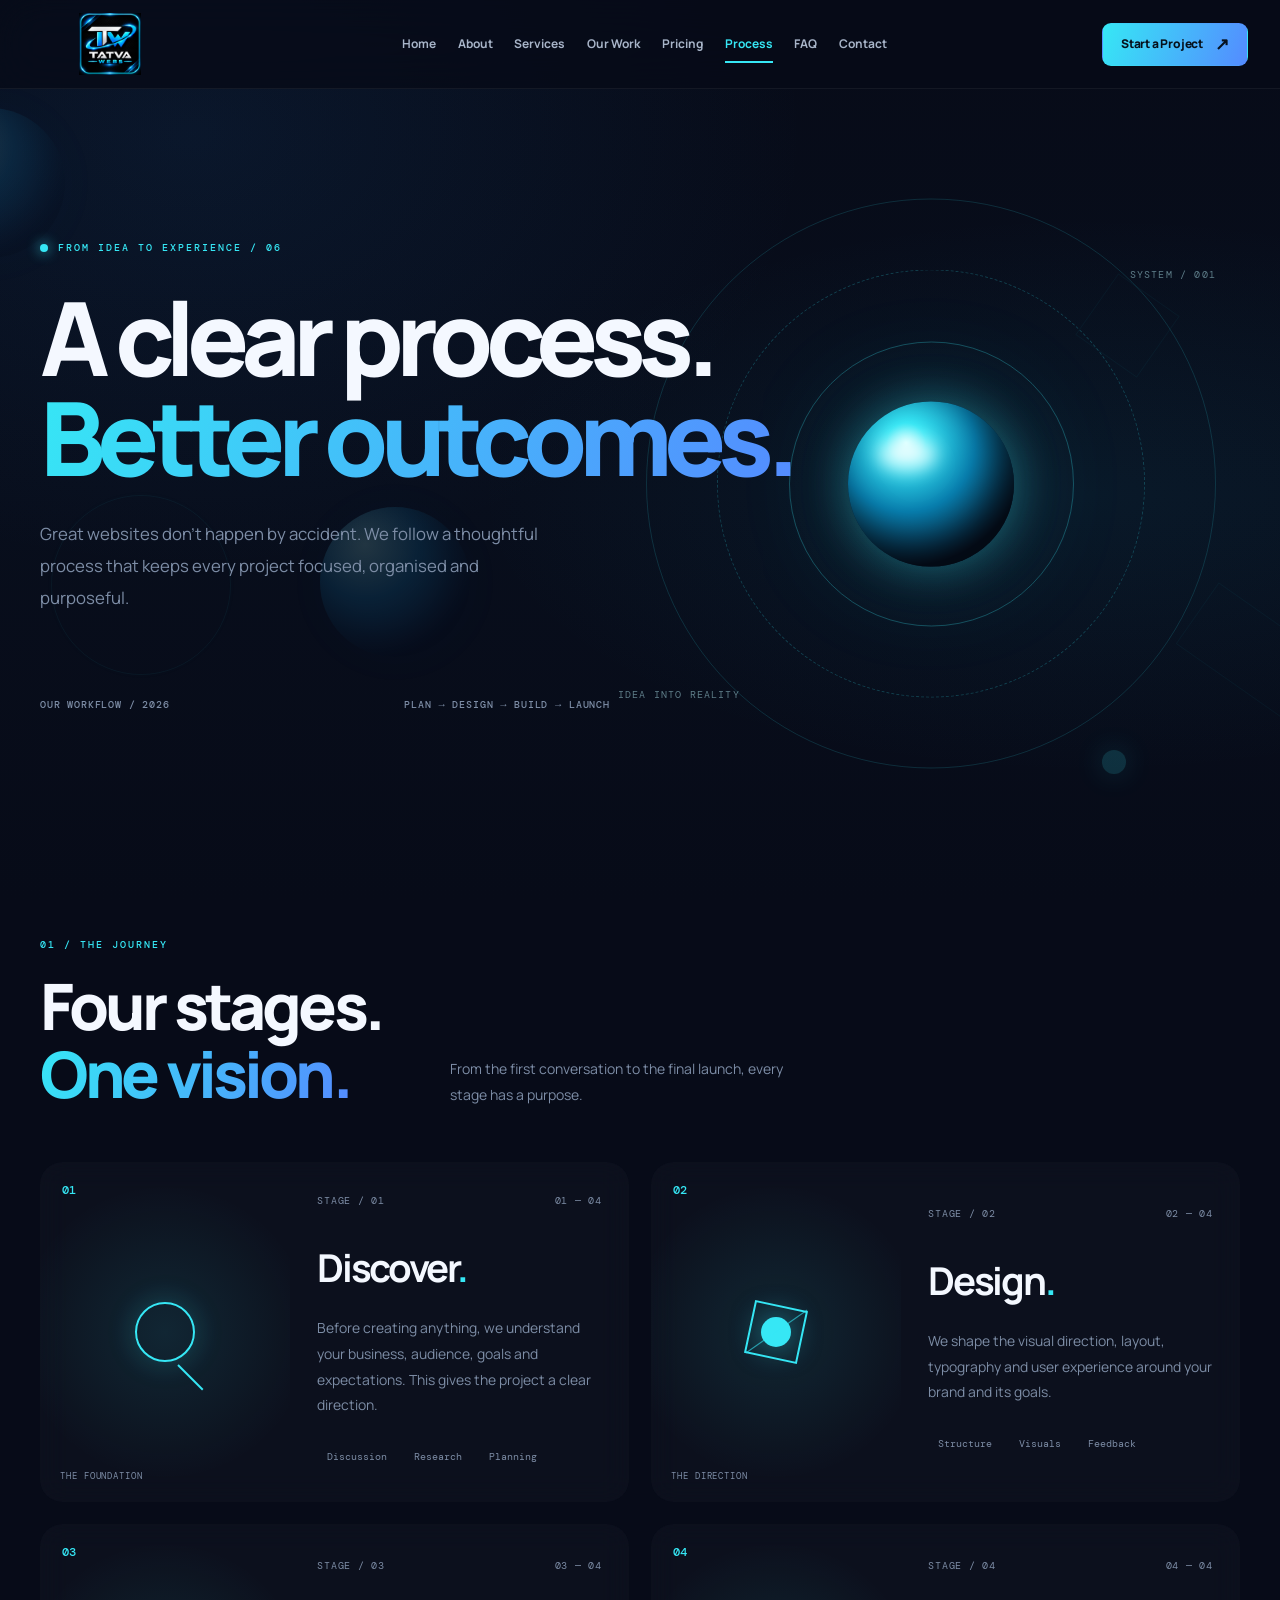
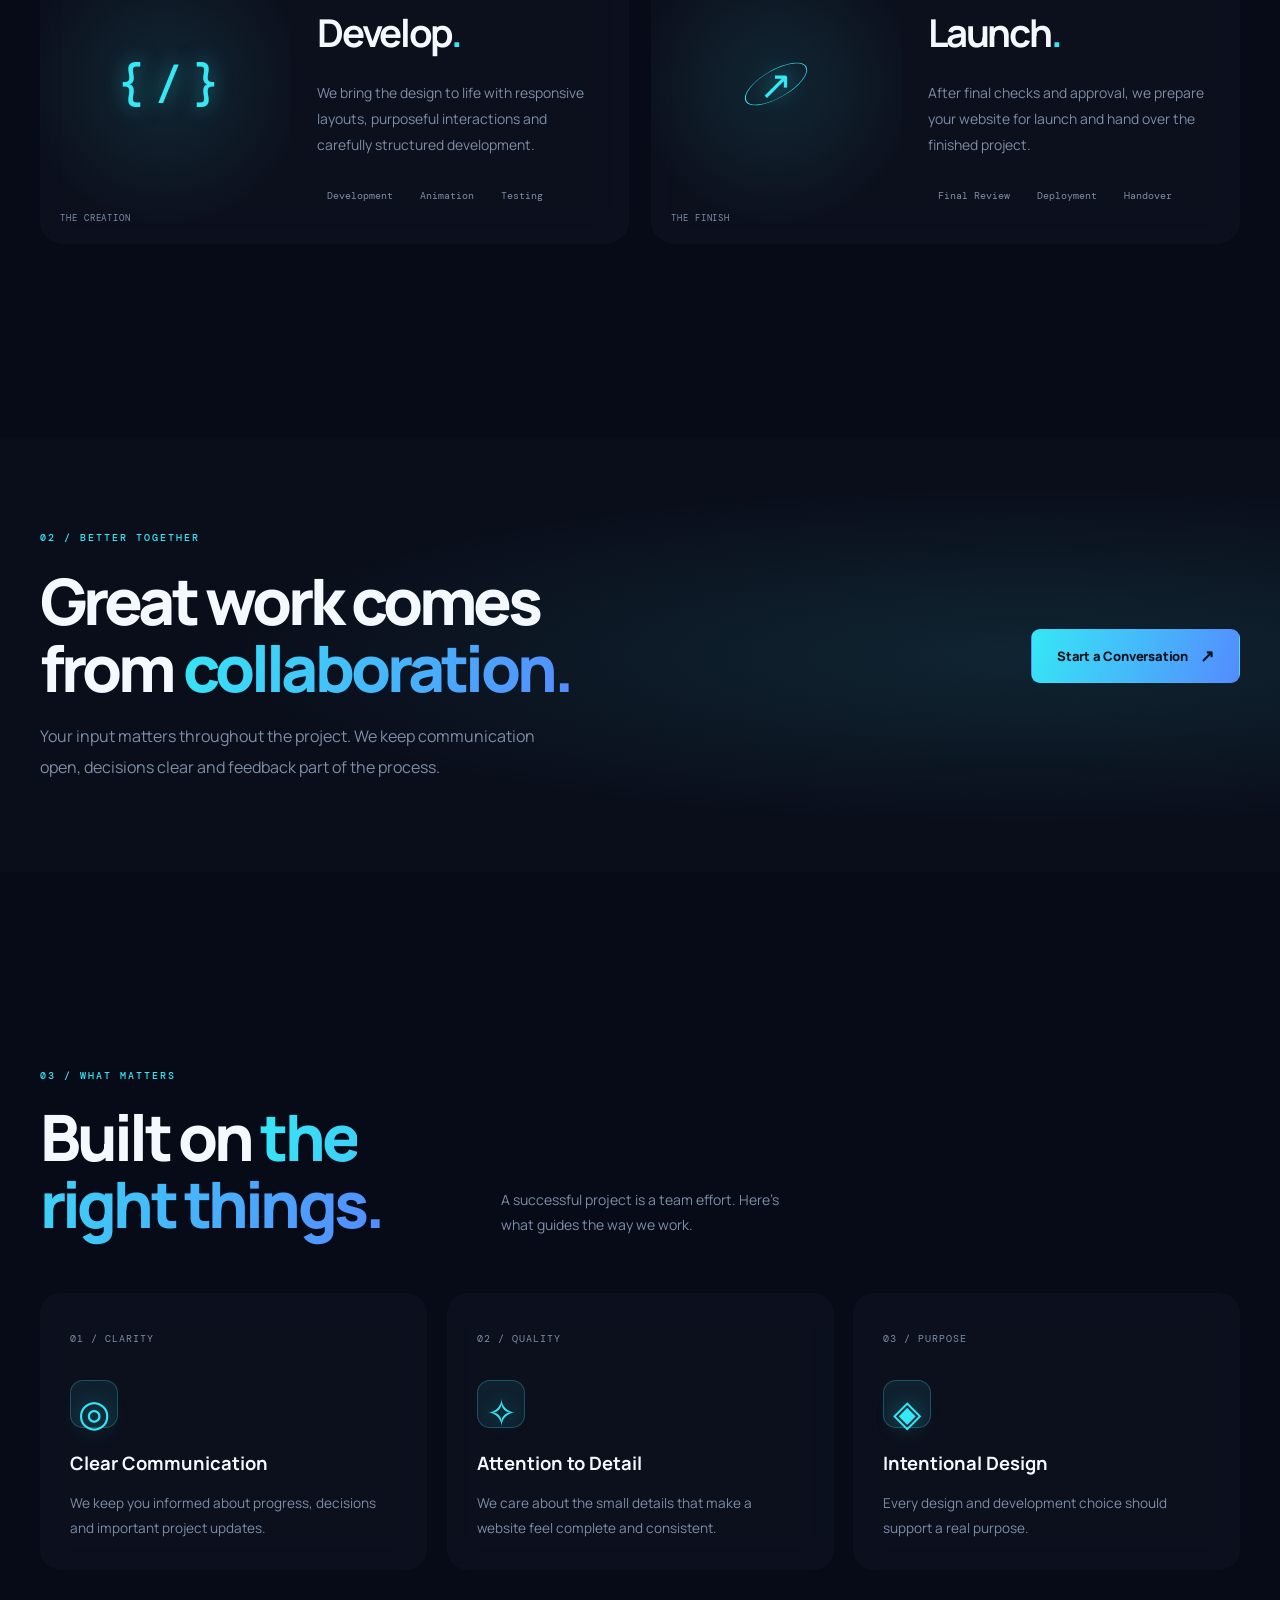
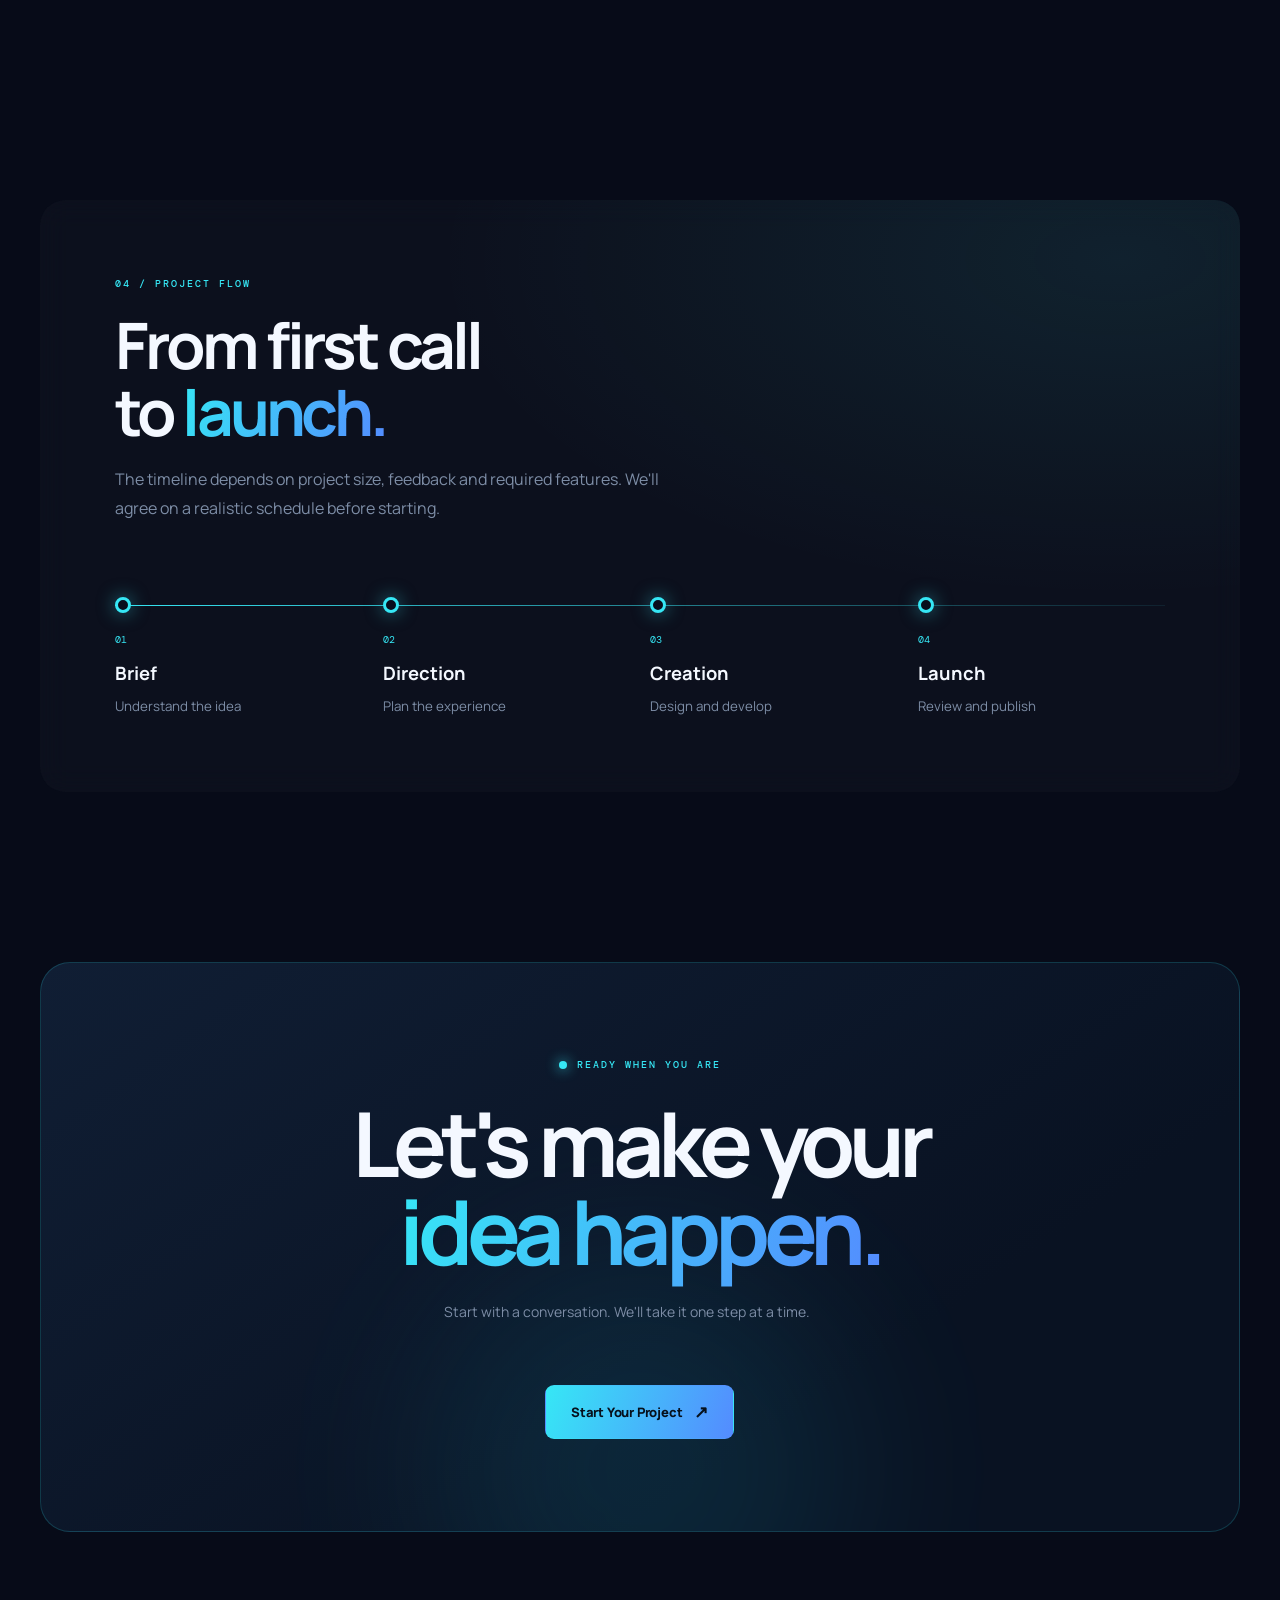
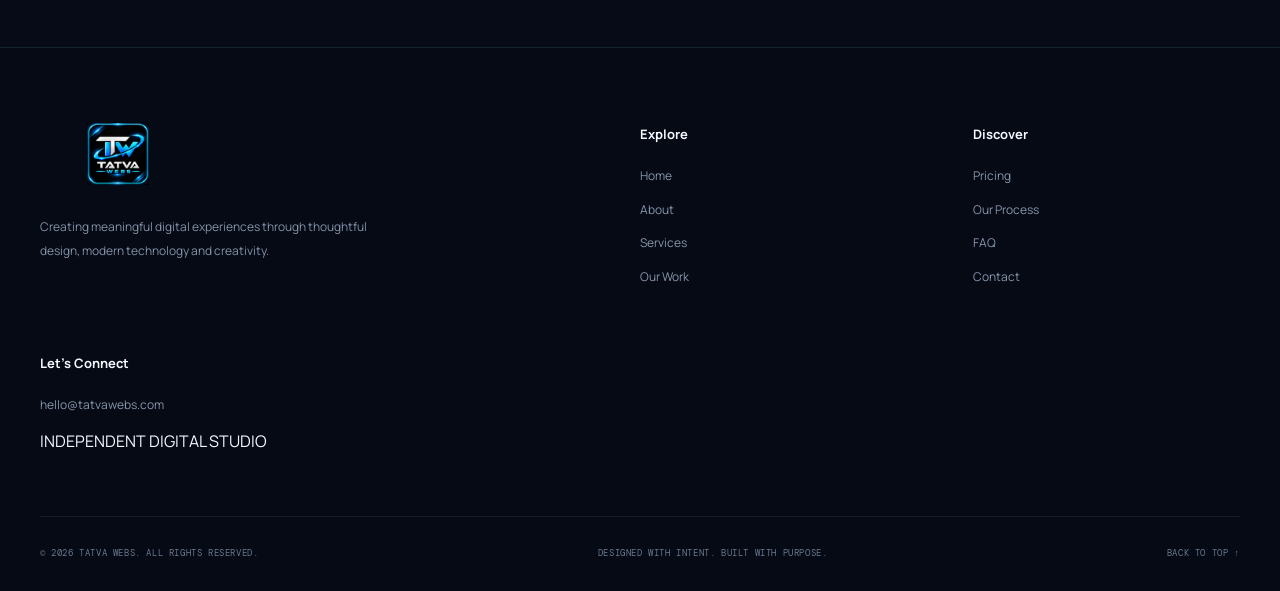
<file: process.html>
<!DOCTYPE html>
<html lang="en">
<head>
  <meta charset="UTF-8">
  <meta name="viewport" content="width=device-width, initial-scale=1.0">
  <meta name="description" content="Discover how Tatva Webs turns ideas into thoughtfully designed websites.">
  <meta name="theme-color" content="#070B18">

  <title>Our Process | Tatva Webs</title>

  <link rel="preconnect" href="https://fonts.googleapis.com">
  <link rel="preconnect" href="https://fonts.gstatic.com" crossorigin>
  <link href="https://fonts.googleapis.com/css2?family=DM+Mono:wght@400;500&family=Manrope:wght@400;500;600;700;800&display=swap" rel="stylesheet">

  <link rel="stylesheet" href="styles.css">
</head>

<body data-page="process">

<div class="ambient-3d" aria-hidden="true"></div>

<header class="site-header">
  <div class="header-inner">

    <a href="index.html" class="brand" aria-label="Tatva Webs Home">
      <img src="tatva-webs-logo.png" alt="Tatva Webs" class="brand-logo">
    </a>

    <nav class="main-nav" id="main-navigation">
      <a href="index.html">Home</a>
      <a href="about.html">About</a>
      <a href="services.html">Services</a>
      <a href="work.html">Our Work</a>
      <a href="pricing.html">Pricing</a>
      <a href="process.html" class="active">Process</a>
      <a href="faq.html">FAQ</a>
      <a href="contact.html">Contact</a>
    </nav>

    <a href="contact.html" class="button button-small magnetic header-cta">
      Start a Project <span>↗</span>
    </a>

    <button class="menu-toggle"
      aria-label="Toggle navigation"
      aria-expanded="false"
      aria-controls="main-navigation">
      <span></span>
      <span></span>
    </button>

  </div>
</header>


<main id="top">


  <!-- HERO -->
  <section class="page-hero section-shell process-hero">

    <div class="eyebrow reveal">
      <span class="status-dot"></span>
      FROM IDEA TO EXPERIENCE / 06
    </div>

    <h1 class="page-title reveal">
      A clear process.<br>
      <span class="text-gradient">Better outcomes.</span>
    </h1>

    <p class="page-lead reveal">
      Great websites don't happen by accident.
      We follow a thoughtful process that keeps
      every project focused, organised and purposeful.
    </p>

    <div class="process-hero-meta reveal">
      <span>OUR WORKFLOW / 2026</span>
      <span>PLAN → DESIGN → BUILD → LAUNCH</span>
    </div>

    <div class="process-hero-visual" aria-hidden="true">

      <div class="process-visual-ring process-ring-one"></div>
      <div class="process-visual-ring process-ring-two"></div>
      <div class="process-visual-ring process-ring-three"></div>

      <div class="process-visual-core">
        <span class="process-core-light"></span>
      </div>

      <span class="process-coordinate process-coordinate-one">
        SYSTEM / 001
      </span>

      <span class="process-coordinate process-coordinate-two">
        IDEA INTO REALITY
      </span>

    </div>

  </section>


  <!-- FOUR STAGES -->
  <section class="section-shell section-pad">

    <div class="section-heading">

      <div>
        <div class="eyebrow reveal">01 / THE JOURNEY</div>

        <h2 class="reveal">
          Four stages.<br>
          <span class="text-gradient">One vision.</span>
        </h2>
      </div>

      <p class="reveal">
        From the first conversation to the final launch,
        every stage has a purpose.
      </p>

    </div>


    <div class="process-stages">


      <!-- STAGE 01 -->
      <article class="process-stage glass reveal">

        <div class="stage-visual">
          <span class="stage-visual-number">01</span>
          <div class="stage-symbol discover-symbol">
            <span class="discover-circle"></span>
            <span class="discover-line"></span>
          </div>
          <span class="stage-visual-label">THE FOUNDATION</span>
        </div>

        <div class="stage-content">

          <div class="stage-topline">
            <span>STAGE / 01</span>
            <span>01 — 04</span>
          </div>

          <h3>Discover<span>.</span></h3>

          <p>
            Before creating anything, we understand
            your business, audience, goals and expectations.
            This gives the project a clear direction.
          </p>

          <div class="process-tags">
            <span>Discussion</span>
            <span>Research</span>
            <span>Planning</span>
          </div>

        </div>

      </article>


      <!-- STAGE 02 -->
      <article class="process-stage glass reveal">

        <div class="stage-visual">
          <span class="stage-visual-number">02</span>
          <div class="stage-symbol design-symbol">
            <span class="design-square"></span>
            <span class="design-circle"></span>
            <span class="design-line"></span>
          </div>
          <span class="stage-visual-label">THE DIRECTION</span>
        </div>

        <div class="stage-content">

          <div class="stage-topline">
            <span>STAGE / 02</span>
            <span>02 — 04</span>
          </div>

          <h3>Design<span>.</span></h3>

          <p>
            We shape the visual direction, layout,
            typography and user experience around
            your brand and its goals.
          </p>

          <div class="process-tags">
            <span>Structure</span>
            <span>Visuals</span>
            <span>Feedback</span>
          </div>

        </div>

      </article>


      <!-- STAGE 03 -->
      <article class="process-stage glass reveal">

        <div class="stage-visual">
          <span class="stage-visual-number">03</span>
          <div class="stage-symbol develop-symbol">
            <span>{</span>
            <span>/</span>
            <span>}</span>
          </div>
          <span class="stage-visual-label">THE CREATION</span>
        </div>

        <div class="stage-content">

          <div class="stage-topline">
            <span>STAGE / 03</span>
            <span>03 — 04</span>
          </div>

          <h3>Develop<span>.</span></h3>

          <p>
            We bring the design to life with responsive
            layouts, purposeful interactions and
            carefully structured development.
          </p>

          <div class="process-tags">
            <span>Development</span>
            <span>Animation</span>
            <span>Testing</span>
          </div>

        </div>

      </article>


      <!-- STAGE 04 -->
      <article class="process-stage glass reveal">

        <div class="stage-visual">
          <span class="stage-visual-number">04</span>
          <div class="stage-symbol launch-symbol">
            <span class="launch-orbit"></span>
            <span class="launch-core">↗</span>
          </div>
          <span class="stage-visual-label">THE FINISH</span>
        </div>

        <div class="stage-content">

          <div class="stage-topline">
            <span>STAGE / 04</span>
            <span>04 — 04</span>
          </div>

          <h3>Launch<span>.</span></h3>

          <p>
            After final checks and approval, we prepare
            your website for launch and hand over
            the finished project.
          </p>

          <div class="process-tags">
            <span>Final Review</span>
            <span>Deployment</span>
            <span>Handover</span>
          </div>

        </div>

      </article>

    </div>

  </section>


  <!-- COLLABORATION -->
  <section class="feature-band process-feature-band">

    <div class="section-shell feature-band-inner">

      <div>

        <div class="eyebrow reveal">02 / BETTER TOGETHER</div>

        <h2 class="reveal">
          Great work comes<br>
          from <span class="text-gradient">collaboration.</span>
        </h2>

        <p class="reveal">
          Your input matters throughout the project.
          We keep communication open, decisions clear
          and feedback part of the process.
        </p>

      </div>

      <a href="contact.html" class="button magnetic reveal">
        Start a Conversation <span>↗</span>
      </a>

    </div>

  </section>


  <!-- WORK PRINCIPLES -->
  <section class="section-shell section-pad">

    <div class="section-heading">

      <div>
        <div class="eyebrow reveal">03 / WHAT MATTERS</div>

        <h2 class="reveal">
          Built on <span class="text-gradient">the right things.</span>
        </h2>
      </div>

      <p class="reveal">
        A successful project is a team effort.
        Here's what guides the way we work.
      </p>

    </div>


    <div class="info-grid">

      <article class="info-card glass tilt-card reveal">
        <span class="card-number">01 / CLARITY</span>
        <div class="card-icon">◎</div>
        <h3>Clear Communication</h3>
        <p>
          We keep you informed about progress,
          decisions and important project updates.
        </p>
      </article>

      <article class="info-card glass tilt-card reveal">
        <span class="card-number">02 / QUALITY</span>
        <div class="card-icon">✧</div>
        <h3>Attention to Detail</h3>
        <p>
          We care about the small details that make
          a website feel complete and consistent.
        </p>
      </article>

      <article class="info-card glass tilt-card reveal">
        <span class="card-number">03 / PURPOSE</span>
        <div class="card-icon">◈</div>
        <h3>Intentional Design</h3>
        <p>
          Every design and development choice
          should support a real purpose.
        </p>
      </article>

    </div>

  </section>


  <!-- PROJECT FLOW -->
  <section class="section-shell section-pad">

    <div class="process-timeline glass reveal">

      <div class="timeline-heading">

        <div class="eyebrow">04 / PROJECT FLOW</div>

        <h2>
          From first call<br>
          to <span class="text-gradient">launch.</span>
        </h2>

        <p>
          The timeline depends on project size, feedback
          and required features. We'll agree on a realistic
          schedule before starting.
        </p>

      </div>


      <div class="timeline-track">

        <div class="timeline-step">
          <span class="timeline-dot"></span>
          <span class="timeline-number">01</span>
          <strong>Brief</strong>
          <small>Understand the idea</small>
        </div>

        <div class="timeline-step">
          <span class="timeline-dot"></span>
          <span class="timeline-number">02</span>
          <strong>Direction</strong>
          <small>Plan the experience</small>
        </div>

        <div class="timeline-step">
          <span class="timeline-dot"></span>
          <span class="timeline-number">03</span>
          <strong>Creation</strong>
          <small>Design and develop</small>
        </div>

        <div class="timeline-step">
          <span class="timeline-dot"></span>
          <span class="timeline-number">04</span>
          <strong>Launch</strong>
          <small>Review and publish</small>
        </div>

      </div>

    </div>

  </section>


  <!-- CTA -->
  <section class="cta-section section-shell process-cta">

    <div class="cta-content">

      <div class="eyebrow reveal">
        <span class="status-dot"></span>
        READY WHEN YOU ARE
      </div>

      <h2 class="reveal">
        Let's make your<br>
        <span class="text-gradient">idea happen.</span>
      </h2>

      <p class="reveal">
        Start with a conversation.
        We'll take it one step at a time.
      </p>

      <a href="contact.html" class="button magnetic reveal">
        Start Your Project <span>↗</span>
      </a>

    </div>


    <div class="cta-decoration" aria-hidden="true">

      <div class="cta-orbit orbit-one"></div>
      <div class="cta-orbit orbit-two"></div>
      <div class="cta-orbit orbit-three"></div>

      <div class="cta-orb">
        <span></span>
      </div>

    </div>

  </section>

</main>


<!-- FOOTER -->
<footer class="site-footer">

  <div class="section-shell">

    <div class="footer-top">

      <div class="footer-brand">

        <div>
          <a href="index.html" class="brand">
            <img src="tatva-webs-logo.png" alt="Tatva Webs" class="brand-logo">
          </a>

          <p>
            Creating meaningful digital experiences through
            thoughtful design, modern technology and creativity.
          </p>
        </div>

      </div>


      <div class="footer-column">
        <h4>Explore</h4>
        <a href="index.html">Home</a>
        <a href="about.html">About</a>
        <a href="services.html">Services</a>
        <a href="work.html">Our Work</a>
      </div>


      <div class="footer-column">
        <h4>Discover</h4>
        <a href="pricing.html">Pricing</a>
        <a href="process.html">Our Process</a>
        <a href="faq.html">FAQ</a>
        <a href="contact.html">Contact</a>
      </div>


      <div class="footer-column">
        <h4>Let's Connect</h4>
        <a href="mailto:hello@tatvawebs.com">hello@tatvawebs.com</a>
        <span class="footer-location">INDEPENDENT DIGITAL STUDIO</span>
      </div>

    </div>


    <div class="footer-bottom">

      <span>
        © <span data-year></span> TATVA WEBS. ALL RIGHTS RESERVED.
      </span>

      <span>DESIGNED WITH INTENT. BUILT WITH PURPOSE.</span>

      <a href="#top" class="back-top">BACK TO TOP ↑</a>

    </div>

  </div>

</footer>


<div class="cursor-dot"></div>
<div class="cursor-ring"></div>

<script src="script.js"></script>

</body>
</html>
</file>
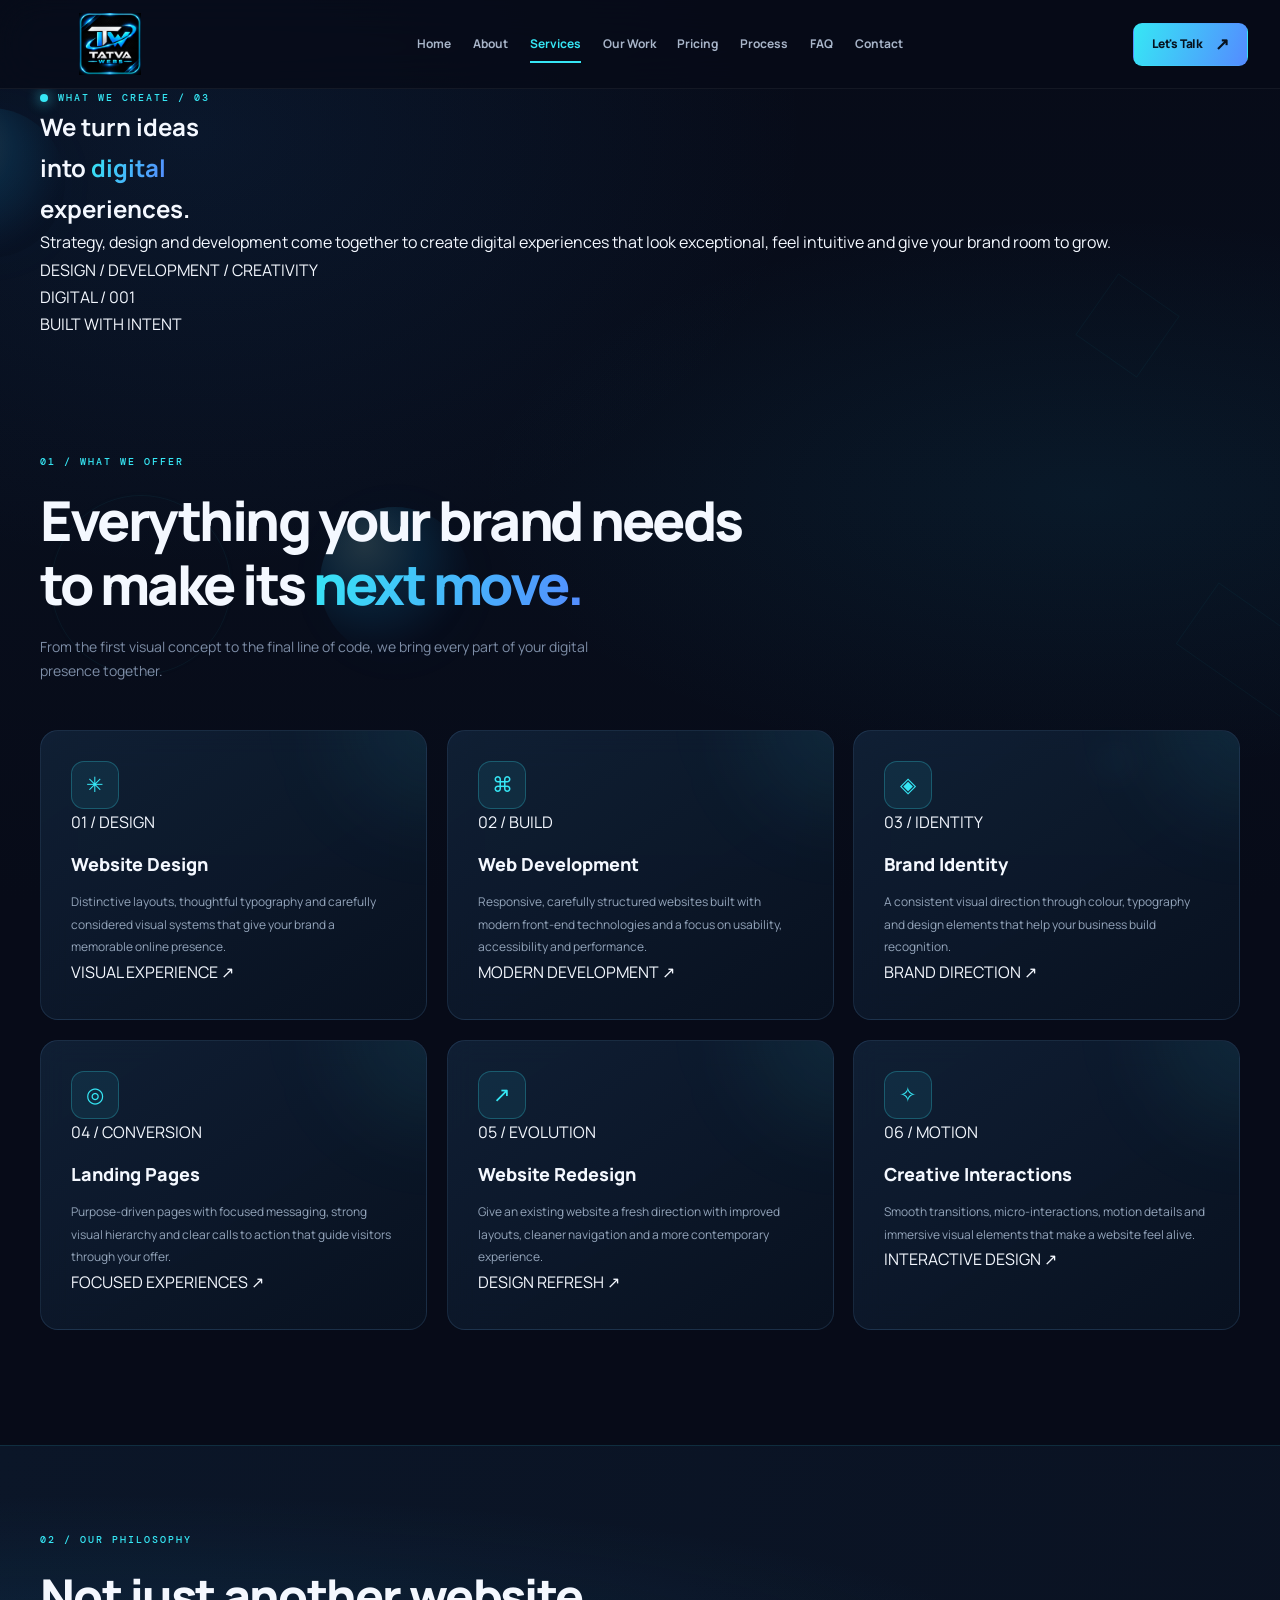
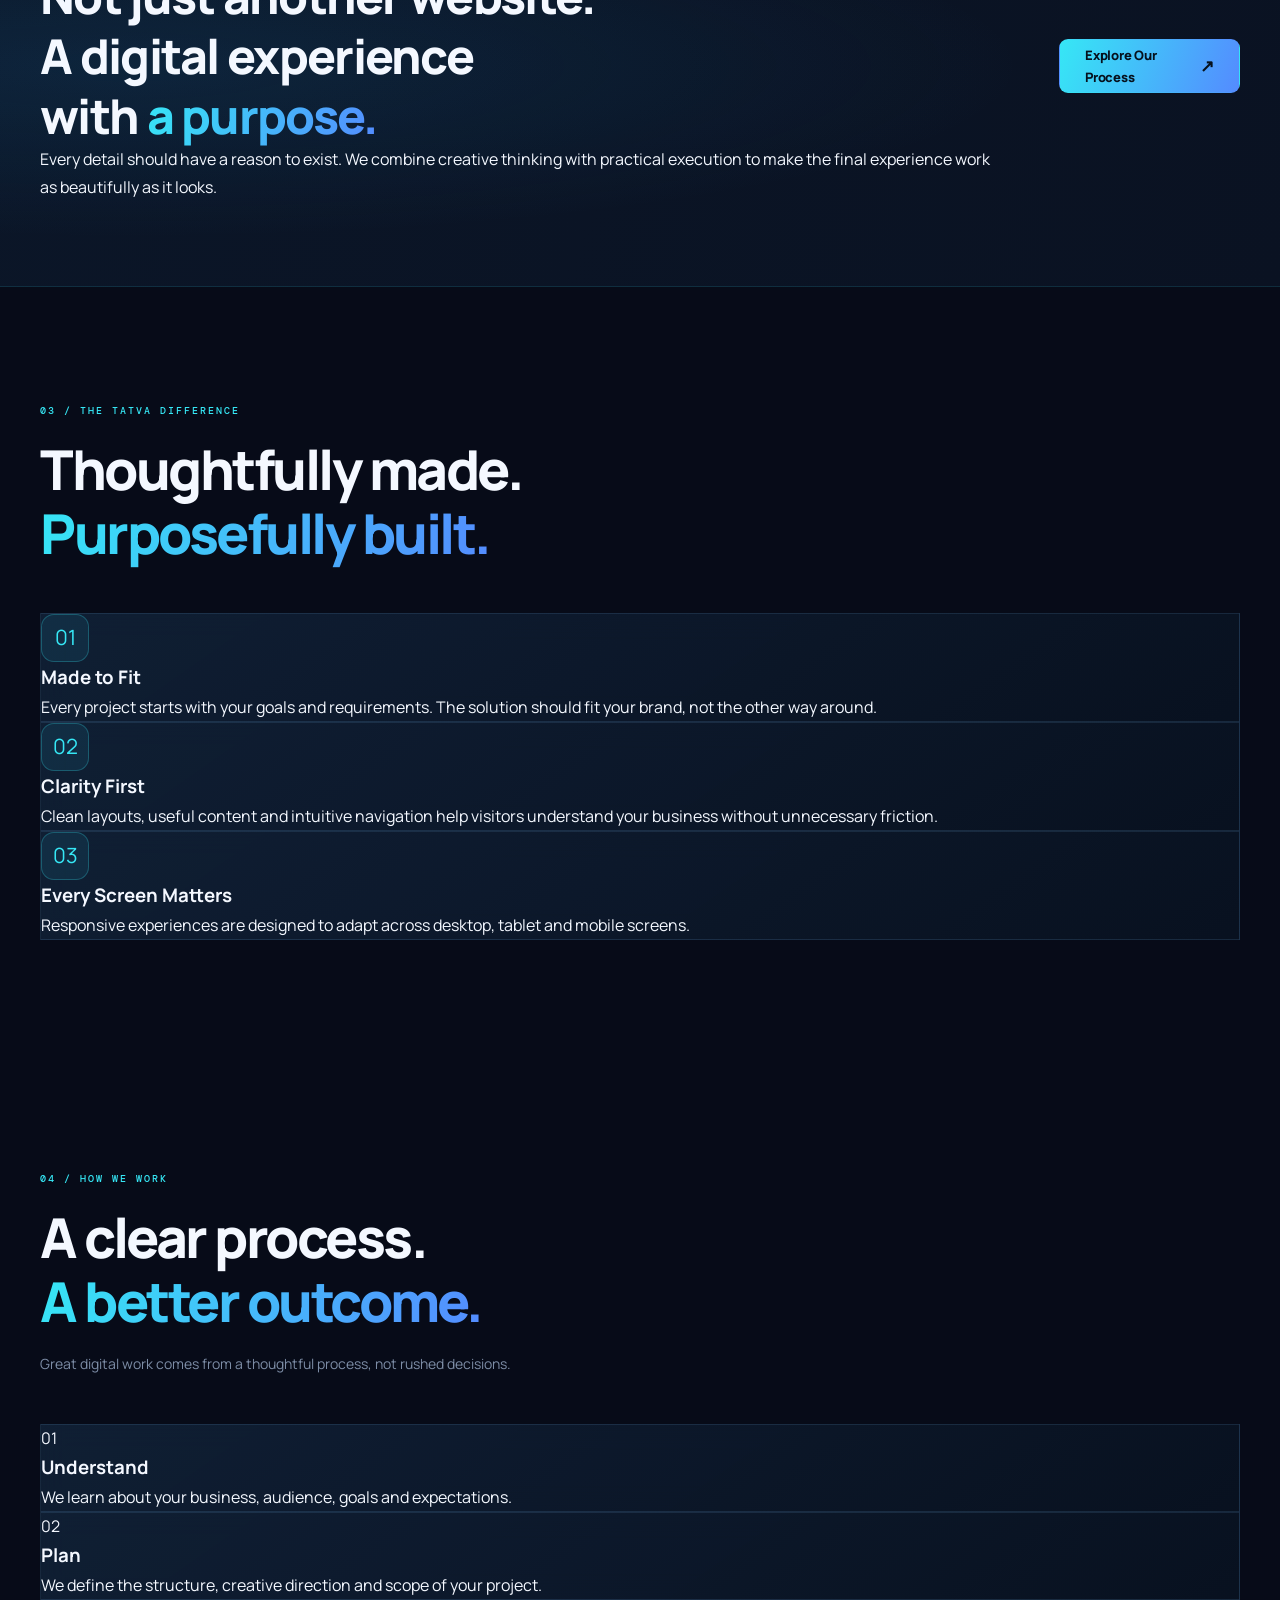
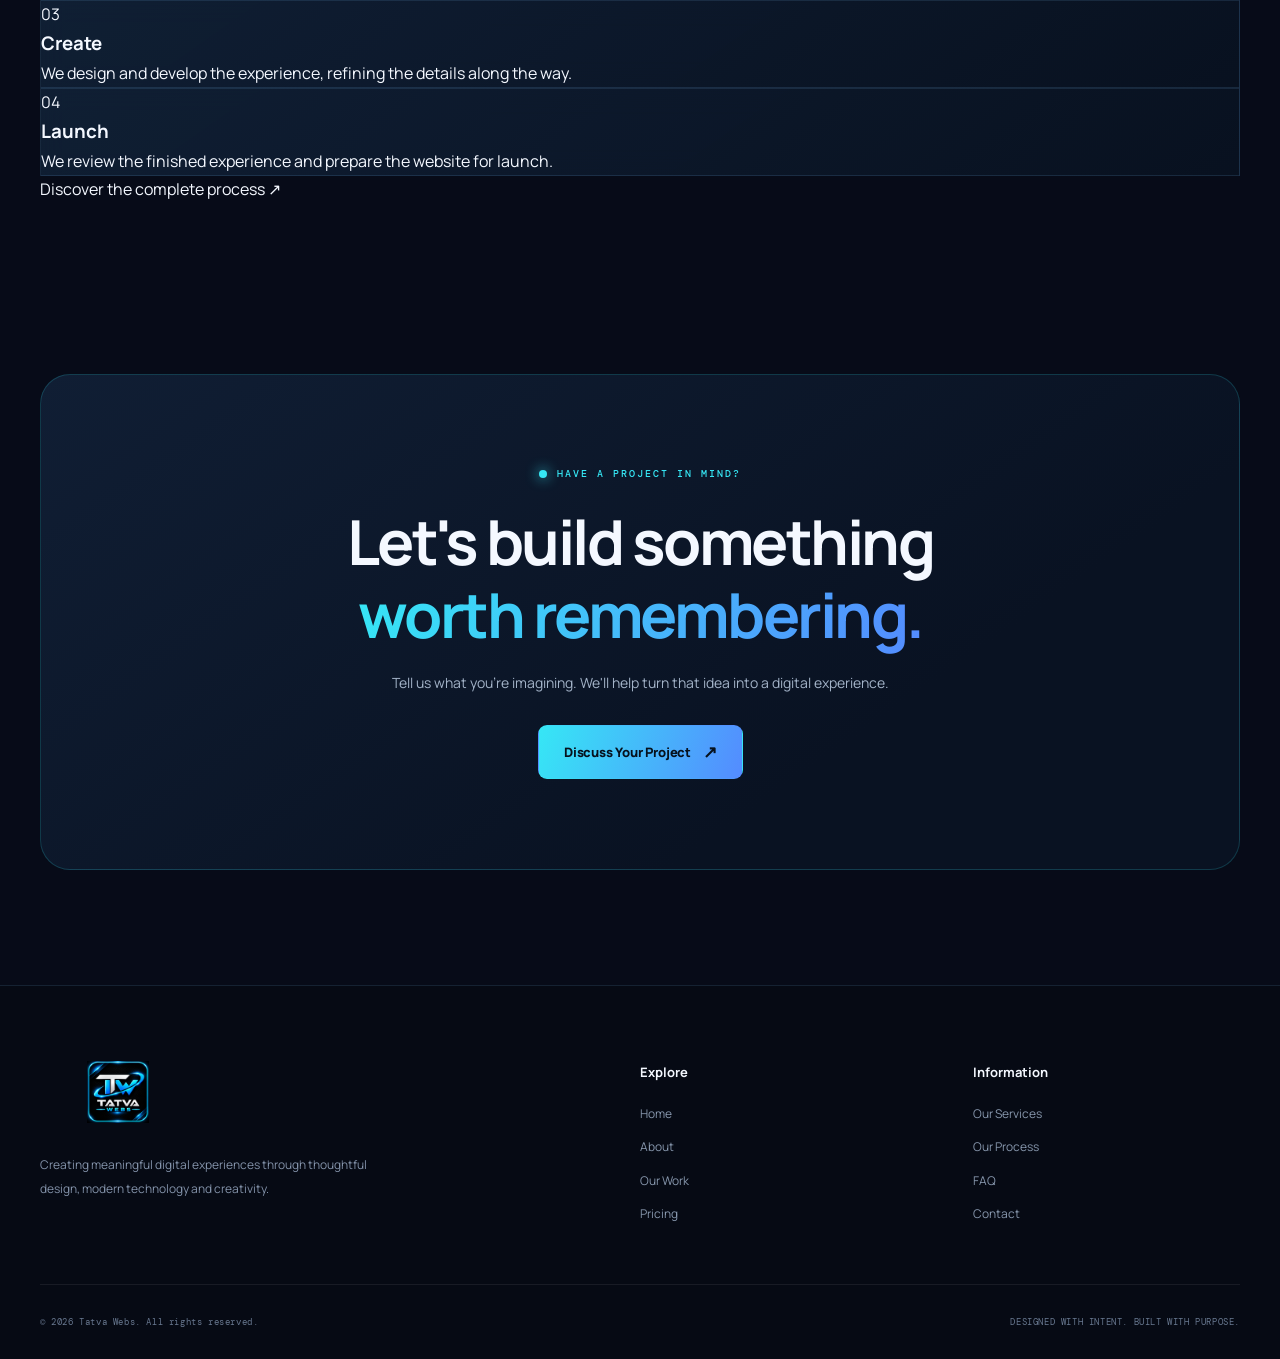
<file: services.html>
<!DOCTYPE html>
<html lang="en">
<head>
  <meta charset="UTF-8">
  <meta name="viewport" content="width=device-width, initial-scale=1.0">
  <meta name="theme-color" content="#070B18">
  <meta name="description" content="Explore website design, web development, branding and creative digital services by Tatva Webs.">
  <title>Our Services | Tatva Webs</title>

  <link rel="preconnect" href="https://fonts.googleapis.com">
  <link rel="preconnect" href="https://fonts.gstatic.com" crossorigin>
  <link href="https://fonts.googleapis.com/css2?family=DM+Mono:wght@400;500&family=Manrope:wght@400;500;600;700;800&display=swap" rel="stylesheet">

  <link rel="stylesheet" href="styles.css">
</head>

<body data-page="services">

<div class="ambient-3d" aria-hidden="true"></div>

<header class="site-header">
  <div class="header-inner">

    <a href="index.html" class="brand" aria-label="Tatva Webs Home">
      <img src="tatva-webs-logo.png" alt="Tatva Webs" class="brand-logo">
    </a>

    <nav class="main-nav" id="main-navigation">
      <a href="index.html">Home</a>
      <a href="about.html">About</a>
      <a href="services.html" class="active">Services</a>
      <a href="work.html">Our Work</a>
      <a href="pricing.html">Pricing</a>
      <a href="process.html">Process</a>
      <a href="faq.html">FAQ</a>
      <a href="contact.html">Contact</a>
    </nav>

    <a href="contact.html" class="button button-small magnetic header-cta">
      Let's Talk <span>↗</span>
    </a>

    <button class="menu-toggle" aria-label="Toggle navigation"
      aria-expanded="false" aria-controls="main-navigation">
      <span></span><span></span>
    </button>

  </div>
</header>

<main>

  <!-- HERO -->
  <section class="page-hero section-shell services-hero">

    <div class="eyebrow reveal">
      <span class="status-dot"></span>
      WHAT WE CREATE / 03
    </div>

    <h1 class="page-title reveal">
      We turn ideas<br>
      into <span class="text-gradient">digital</span><br>
      experiences.
    </h1>

    <p class="page-lead reveal">
      Strategy, design and development come together to create
      digital experiences that look exceptional, feel intuitive
      and give your brand room to grow.
    </p>

    <div class="services-hero-meta reveal">
      <span>DESIGN</span>
      <span class="meta-divider">/</span>
      <span>DEVELOPMENT</span>
      <span class="meta-divider">/</span>
      <span>CREATIVITY</span>
    </div>

    <div class="services-hero-decoration" aria-hidden="true">
      <div class="services-orbit orbit-one"></div>
      <div class="services-orbit orbit-two"></div>
      <div class="services-orbit orbit-three"></div>
      <div class="services-orbit-core">
        <span></span>
      </div>
      <div class="services-orbit-label label-top">DIGITAL / 001</div>
      <div class="services-orbit-label label-bottom">BUILT WITH INTENT</div>
    </div>

  </section>


  <!-- SERVICES INTRO -->
  <section class="section-shell section-pad">

    <div class="section-heading">
      <div class="eyebrow reveal">01 / WHAT WE OFFER</div>

      <h2 class="reveal">
        Everything your brand needs<br>
        to make its <span class="text-gradient">next move.</span>
      </h2>

      <p class="reveal">
        From the first visual concept to the final line of code,
        we bring every part of your digital presence together.
      </p>
    </div>

    <div class="service-grid services-premium-grid">

      <article class="service-card glass tilt-card reveal">
        <div class="service-card-top">
          <span class="card-icon">✳</span>
          <span class="service-number">01 / DESIGN</span>
        </div>
        <h3>Website Design</h3>
        <p>
          Distinctive layouts, thoughtful typography and
          carefully considered visual systems that give
          your brand a memorable online presence.
        </p>
        <div class="service-card-bottom">
          <span>VISUAL EXPERIENCE</span>
          <span class="service-arrow">↗</span>
        </div>
      </article>

      <article class="service-card glass tilt-card reveal">
        <div class="service-card-top">
          <span class="card-icon">⌘</span>
          <span class="service-number">02 / BUILD</span>
        </div>
        <h3>Web Development</h3>
        <p>
          Responsive, carefully structured websites built
          with modern front-end technologies and a focus
          on usability, accessibility and performance.
        </p>
        <div class="service-card-bottom">
          <span>MODERN DEVELOPMENT</span>
          <span class="service-arrow">↗</span>
        </div>
      </article>

      <article class="service-card glass tilt-card reveal">
        <div class="service-card-top">
          <span class="card-icon">◈</span>
          <span class="service-number">03 / IDENTITY</span>
        </div>
        <h3>Brand Identity</h3>
        <p>
          A consistent visual direction through colour,
          typography and design elements that help
          your business build recognition.
        </p>
        <div class="service-card-bottom">
          <span>BRAND DIRECTION</span>
          <span class="service-arrow">↗</span>
        </div>
      </article>

      <article class="service-card glass tilt-card reveal">
        <div class="service-card-top">
          <span class="card-icon">◎</span>
          <span class="service-number">04 / CONVERSION</span>
        </div>
        <h3>Landing Pages</h3>
        <p>
          Purpose-driven pages with focused messaging,
          strong visual hierarchy and clear calls to
          action that guide visitors through your offer.
        </p>
        <div class="service-card-bottom">
          <span>FOCUSED EXPERIENCES</span>
          <span class="service-arrow">↗</span>
        </div>
      </article>

      <article class="service-card glass tilt-card reveal">
        <div class="service-card-top">
          <span class="card-icon">↗</span>
          <span class="service-number">05 / EVOLUTION</span>
        </div>
        <h3>Website Redesign</h3>
        <p>
          Give an existing website a fresh direction
          with improved layouts, cleaner navigation
          and a more contemporary experience.
        </p>
        <div class="service-card-bottom">
          <span>DESIGN REFRESH</span>
          <span class="service-arrow">↗</span>
        </div>
      </article>

      <article class="service-card glass tilt-card reveal">
        <div class="service-card-top">
          <span class="card-icon">✧</span>
          <span class="service-number">06 / MOTION</span>
        </div>
        <h3>Creative Interactions</h3>
        <p>
          Smooth transitions, micro-interactions,
          motion details and immersive visual elements
          that make a website feel alive.
        </p>
        <div class="service-card-bottom">
          <span>INTERACTIVE DESIGN</span>
          <span class="service-arrow">↗</span>
        </div>
      </article>

    </div>

  </section>


  <!-- FEATURE BAND -->
  <section class="feature-band services-feature-band">

    <div class="section-shell feature-band-inner">

      <div>
        <div class="eyebrow reveal">02 / OUR PHILOSOPHY</div>

        <h2 class="reveal">
          Not just another website.<br>
          A digital experience<br>
          with <span class="text-gradient">a purpose.</span>
        </h2>

        <p class="reveal">
          Every detail should have a reason to exist.
          We combine creative thinking with practical
          execution to make the final experience work
          as beautifully as it looks.
        </p>
      </div>

      <a href="process.html" class="button magnetic reveal">
        Explore Our Process <span>↗</span>
      </a>

    </div>

  </section>


  <!-- DIFFERENCE -->
  <section class="section-shell section-pad">

    <div class="section-heading">
      <div class="eyebrow reveal">03 / THE TATVA DIFFERENCE</div>

      <h2 class="reveal">
        Thoughtfully made.<br>
        <span class="text-gradient">Purposefully built.</span>
      </h2>
    </div>

    <div class="info-grid">

      <article class="info-card glass tilt-card reveal">
        <div class="card-icon">01</div>
        <h3>Made to Fit</h3>
        <p>
          Every project starts with your goals and
          requirements. The solution should fit your
          brand, not the other way around.
        </p>
      </article>

      <article class="info-card glass tilt-card reveal">
        <div class="card-icon">02</div>
        <h3>Clarity First</h3>
        <p>
          Clean layouts, useful content and intuitive
          navigation help visitors understand your
          business without unnecessary friction.
        </p>
      </article>

      <article class="info-card glass tilt-card reveal">
        <div class="card-icon">03</div>
        <h3>Every Screen Matters</h3>
        <p>
          Responsive experiences are designed to
          adapt across desktop, tablet and mobile
          screens.
        </p>
      </article>

    </div>

  </section>


  <!-- PROCESS -->
  <section class="section-shell section-pad">

    <div class="section-heading">
      <div class="eyebrow reveal">04 / HOW WE WORK</div>

      <h2 class="reveal">
        A clear process.<br>
        <span class="text-gradient">A better outcome.</span>
      </h2>

      <p class="reveal">
        Great digital work comes from a thoughtful
        process, not rushed decisions.
      </p>
    </div>

    <div class="process-grid">

      <article class="info-card glass reveal">
        <div class="process-index">01</div>
        <h3>Understand</h3>
        <p>
          We learn about your business, audience,
          goals and expectations.
        </p>
      </article>

      <article class="info-card glass reveal">
        <div class="process-index">02</div>
        <h3>Plan</h3>
        <p>
          We define the structure, creative direction
          and scope of your project.
        </p>
      </article>

      <article class="info-card glass reveal">
        <div class="process-index">03</div>
        <h3>Create</h3>
        <p>
          We design and develop the experience,
          refining the details along the way.
        </p>
      </article>

      <article class="info-card glass reveal">
        <div class="process-index">04</div>
        <h3>Launch</h3>
        <p>
          We review the finished experience and
          prepare the website for launch.
        </p>
      </article>

    </div>

    <div class="process-link reveal">
      <a href="process.html" class="text-link">
        Discover the complete process <span>↗</span>
      </a>
    </div>

  </section>


  <!-- CTA -->
  <section class="cta-section section-shell">

    <div class="cta-decoration" aria-hidden="true">
      <div class="cta-ring"></div>
      <div class="cta-ring cta-ring-two"></div>
    </div>

    <div class="eyebrow reveal">
      <span class="status-dot"></span>
      HAVE A PROJECT IN MIND?
    </div>

    <h2 class="reveal">
      Let's build something<br>
      <span class="text-gradient">worth remembering.</span>
    </h2>

    <p class="reveal">
      Tell us what you're imagining. We'll help turn
      that idea into a digital experience.
    </p>

    <a href="contact.html" class="button magnetic reveal">
      Discuss Your Project <span>↗</span>
    </a>

  </section>

</main>


<!-- FOOTER -->
<footer class="site-footer">

  <div class="section-shell">

    <div class="footer-top">

      <div class="footer-brand">
        <div>
          <a href="index.html" class="brand">
            <img src="tatva-webs-logo.png" alt="Tatva Webs" class="brand-logo">
          </a>

          <p>
            Creating meaningful digital experiences through
            thoughtful design, modern technology and creativity.
          </p>
        </div>
      </div>

      <div class="footer-column">
        <h4>Explore</h4>
        <a href="index.html">Home</a>
        <a href="about.html">About</a>
        <a href="work.html">Our Work</a>
        <a href="pricing.html">Pricing</a>
      </div>

      <div class="footer-column">
        <h4>Information</h4>
        <a href="services.html">Our Services</a>
        <a href="process.html">Our Process</a>
        <a href="faq.html">FAQ</a>
        <a href="contact.html">Contact</a>
      </div>

    </div>

    <div class="footer-bottom">
      <span>© <span data-year></span> Tatva Webs. All rights reserved.</span>
      <span>DESIGNED WITH INTENT. BUILT WITH PURPOSE.</span>
    </div>

  </div>

</footer>


<div class="cursor-dot"></div>
<div class="cursor-ring"></div>

<script src="script.js"></script>

</body>
</html>
</file>
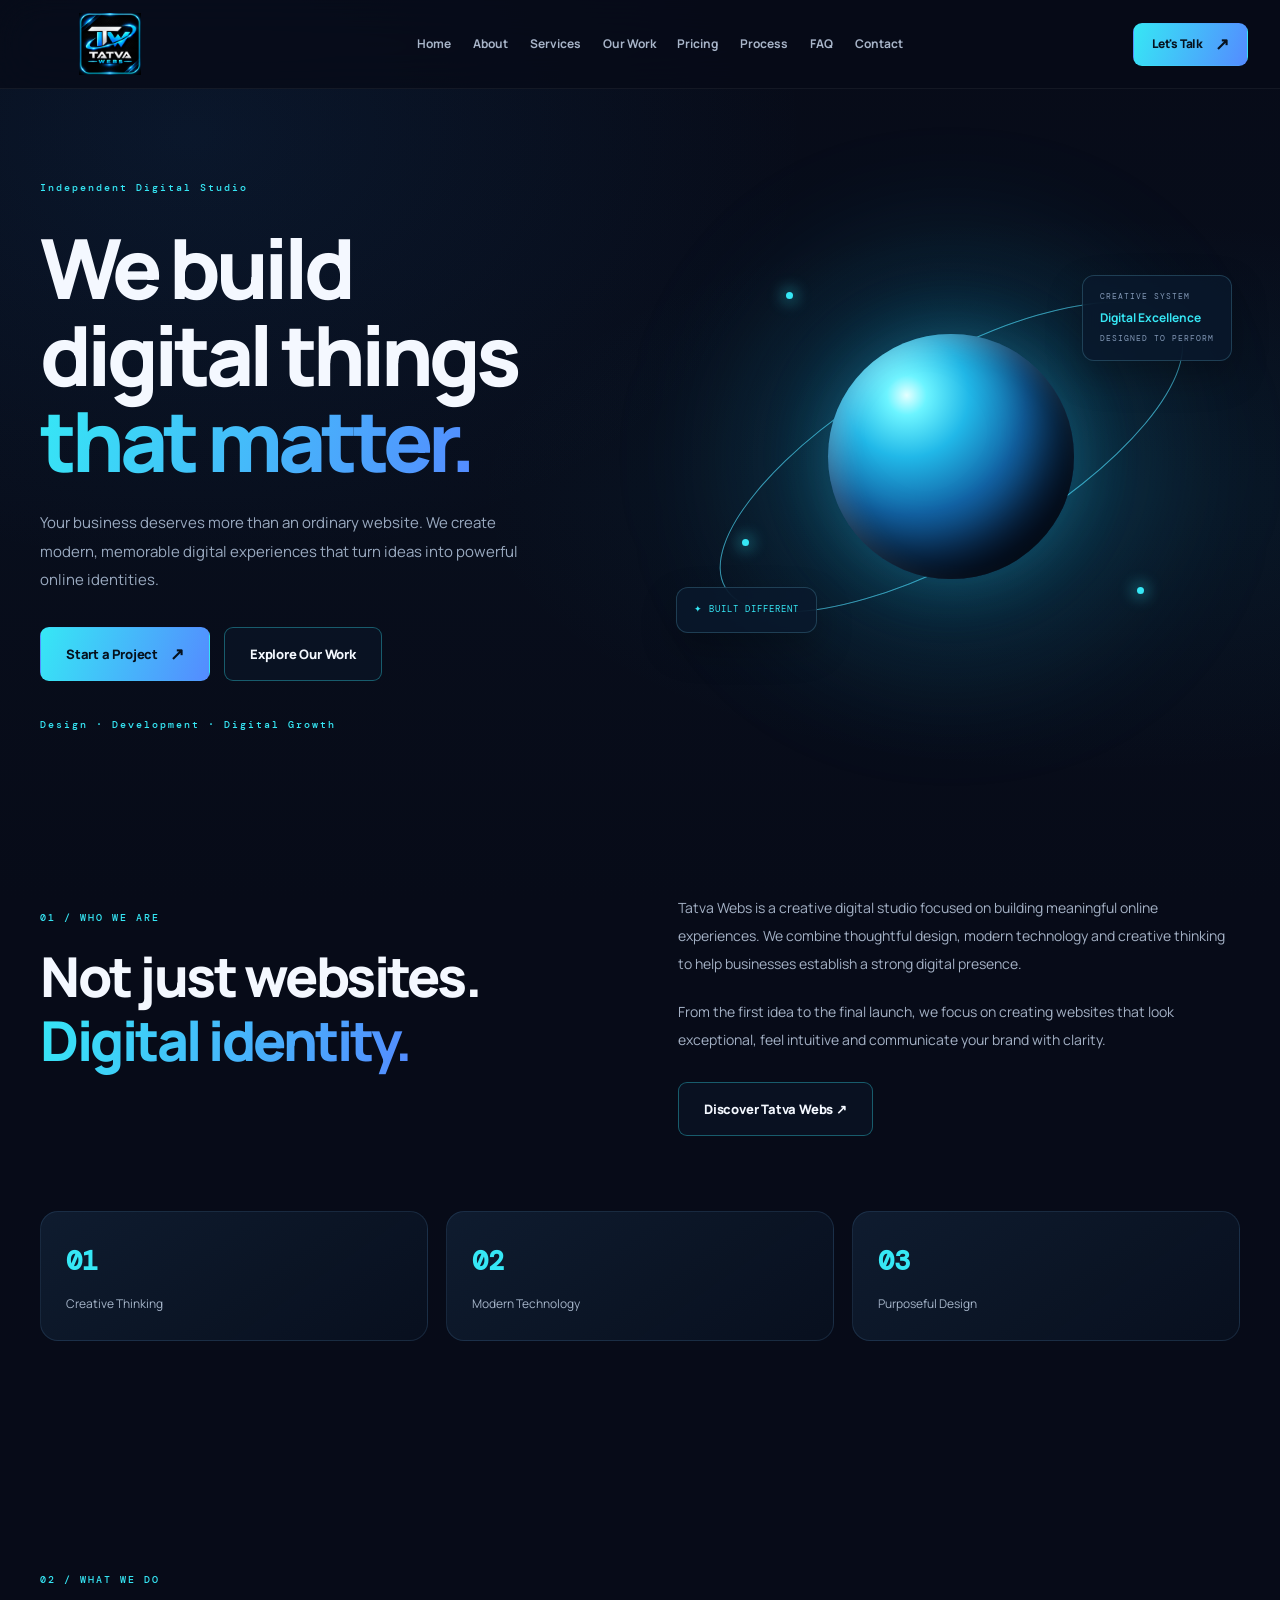
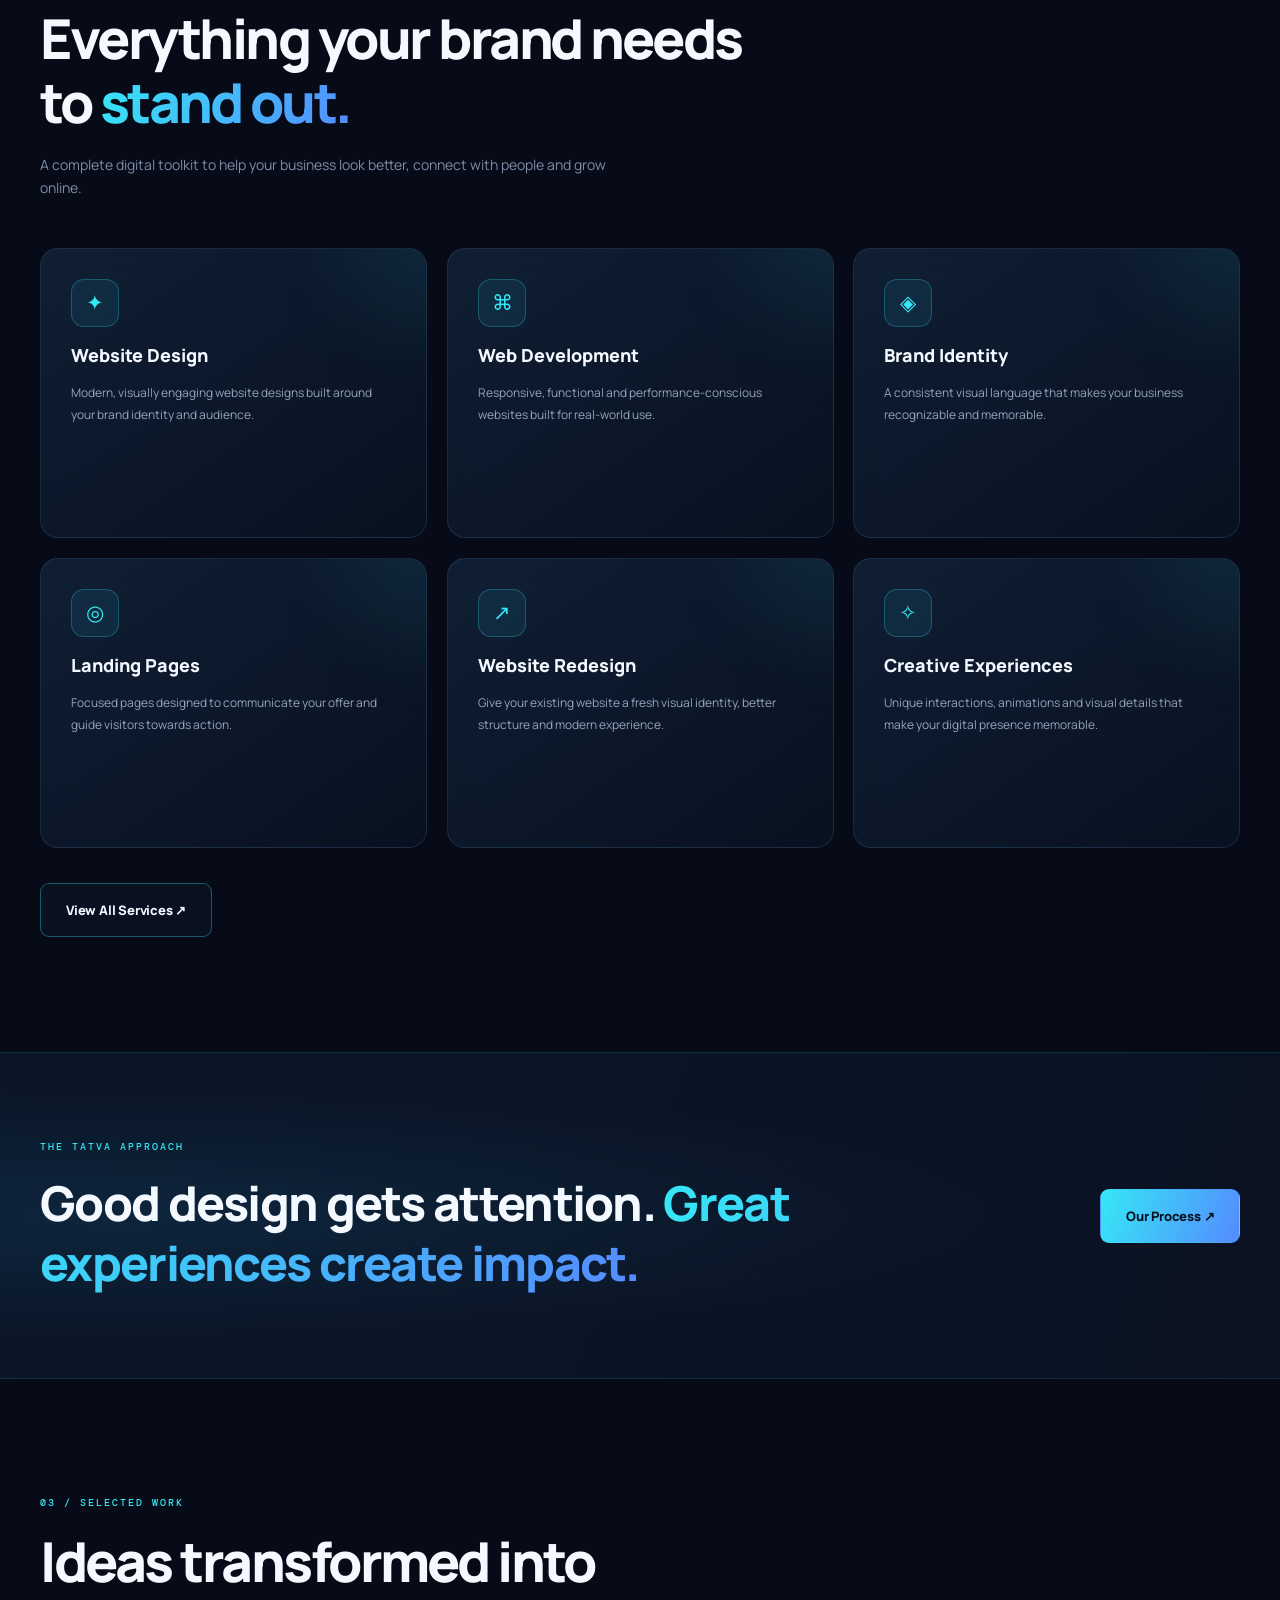
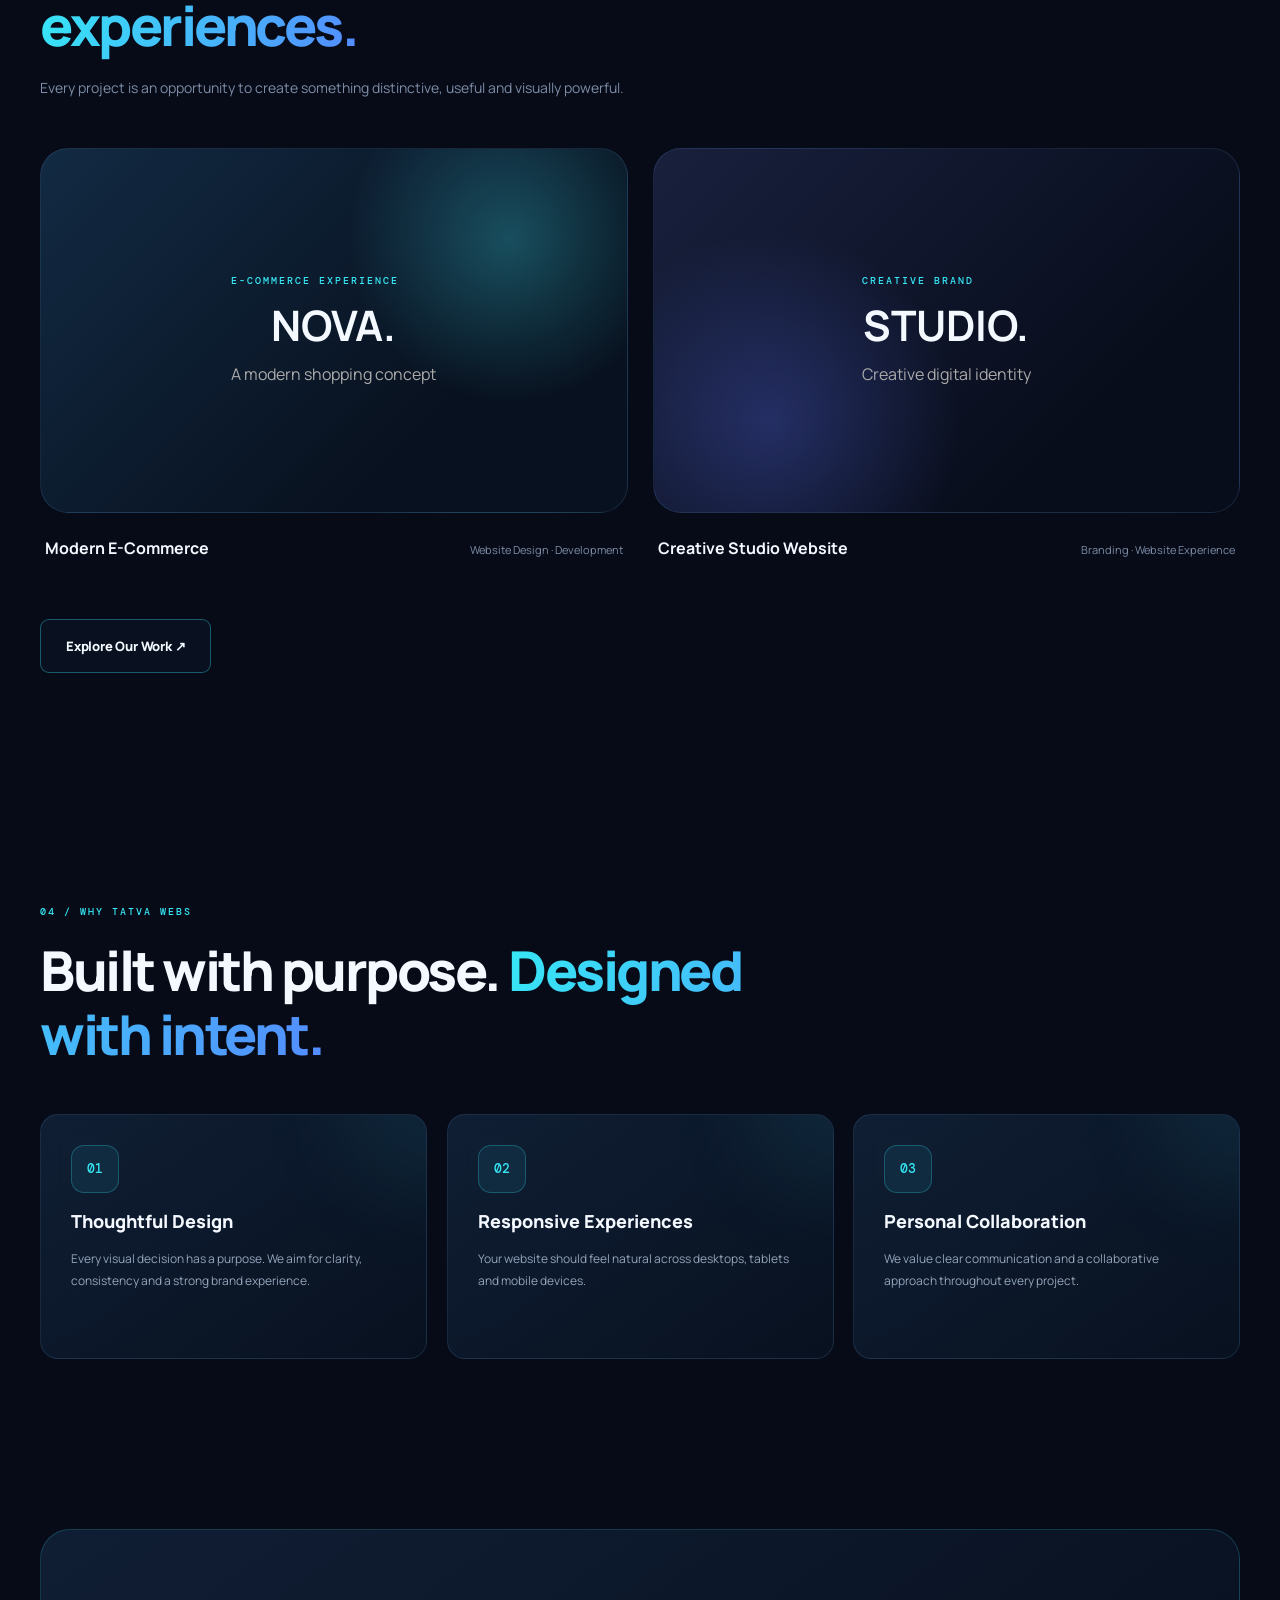
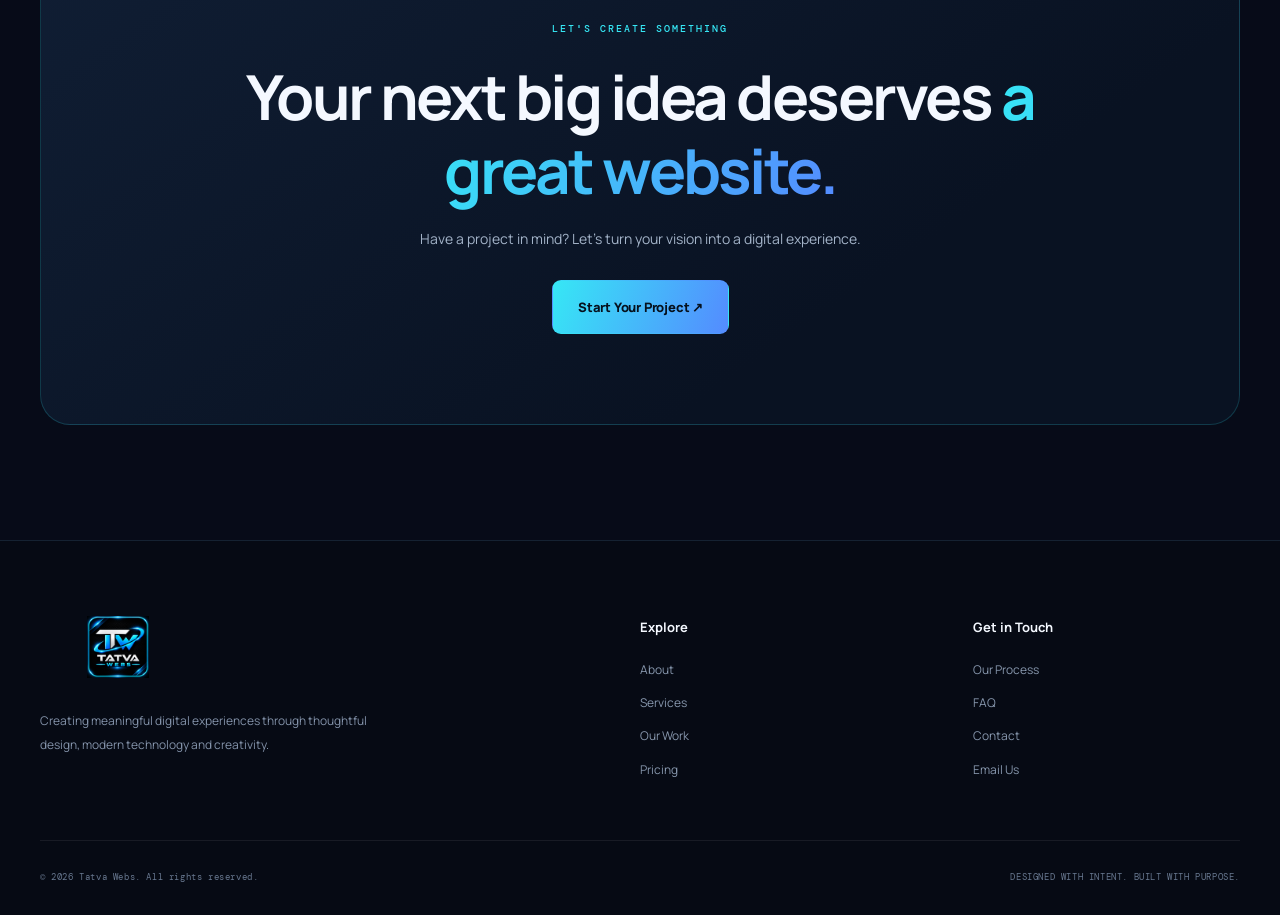
<file: tatva-home-index.html>
<!DOCTYPE html>
<html lang="en">
<head>
  <meta charset="UTF-8">
  <meta name="viewport" content="width=device-width, initial-scale=1.0">
  <meta name="theme-color" content="#080808">
  <meta name="description" content="Tatva Webs creates premium websites and digital experiences for ambitious brands.">
  <title>Tatva Webs | Digital Experiences That Matter</title>
  <link rel="stylesheet" href="styles.css">
</head>

<body data-page="home">

  <!-- HEADER -->
  <header class="site-header">
    <div class="header-inner">

      <a href="index.html" class="brand">
        <img class="brand-logo" src="tatva-webs-logo.png" alt="Tatva Webs">
      </a>

      <nav class="main-nav" id="primary-navigation" aria-label="Main navigation">
        <a href="index.html" class="active">Home</a>
        <a href="about.html">About</a>
        <a href="services.html">Services</a>
        <a href="work.html">Our Work</a>
        <a href="pricing.html">Pricing</a>
        <a href="process.html">Process</a>
        <a href="faq.html">FAQ</a>
        <a href="contact.html">Contact</a>
      </nav>

      <a href="contact.html" class="button button-small magnetic header-cta">
        Let's Talk <span>↗</span>
      </a>

      <button class="menu-toggle" aria-label="Toggle navigation" aria-controls="primary-navigation" aria-expanded="false">
        <span></span>
        <span></span>
      </button>

    </div>
  </header>

  <main>

    <!-- HERO -->
    <section class="hero section-shell" data-hero-scene>

      <div class="hero-grid">

        <div class="hero-copy">

          <div class="eyebrow reveal">
            Independent Digital Studio
          </div>

          <h1 class="hero-title reveal">
            We build<br>
            digital things<br>
            <span>that matter.</span>
          </h1>

          <p class="hero-description reveal">
            Your business deserves more than an ordinary website.
            We create modern, memorable digital experiences that
            turn ideas into powerful online identities.
          </p>

          <div class="hero-actions reveal">
            <a href="contact.html" class="button magnetic">
              Start a Project <span>↗</span>
            </a>

            <a href="work.html" class="button button-outline magnetic">
              Explore Our Work
            </a>
          </div>

          <p class="eyebrow reveal" style="margin-top:35px">
            Design · Development · Digital Growth
          </p>

        </div>

        <!-- HERO ART -->
        <div class="hero-art">

          <div class="hero-scene-glow"></div>

          <div class="hero-orbit"></div>
          <div class="hero-orbit"></div>

          <div class="hero-core">
            <div class="core-sphere"></div>
          </div>

          <div class="hero-panel hero-interface">
            <small>CREATIVE SYSTEM</small>
            <strong>Digital Excellence</strong>
            <small>DESIGNED TO PERFORM</small>
          </div>

          <div class="hero-panel hero-chip">
            <span>✦ BUILT DIFFERENT</span>
          </div>

          <div class="hero-spark" style="top:20%;left:20%"></div>
          <div class="hero-spark" style="bottom:25%;right:15%"></div>
          <div class="hero-spark" style="top:65%;left:12%"></div>

        </div>

      </div>
    </section>

    <!-- INTRODUCTION -->
    <section class="section-shell section-pad">

      <div class="intro-grid">

        <div>
          <div class="eyebrow reveal">01 / WHO WE ARE</div>

          <div class="section-heading reveal">
            <h2>
              Not just websites.
              <span class="text-gradient">Digital identity.</span>
            </h2>
          </div>
        </div>

        <div class="intro-copy reveal">
          <p>
            Tatva Webs is a creative digital studio focused on building
            meaningful online experiences. We combine thoughtful design,
            modern technology and creative thinking to help businesses
            establish a strong digital presence.
          </p>

          <p style="margin-top:20px">
            From the first idea to the final launch, we focus on creating
            websites that look exceptional, feel intuitive and communicate
            your brand with clarity.
          </p>

          <a href="about.html" class="button button-outline magnetic" style="margin-top:28px">
            Discover Tatva Webs ↗
          </a>
        </div>

      </div>

      <div class="stats-grid">

        <div class="stat-card reveal">
          <strong>01</strong>
          <span>Creative Thinking</span>
        </div>

        <div class="stat-card reveal">
          <strong>02</strong>
          <span>Modern Technology</span>
        </div>

        <div class="stat-card reveal">
          <strong>03</strong>
          <span>Purposeful Design</span>
        </div>

      </div>

    </section>

    <!-- SERVICES -->
    <section class="section-shell section-pad">

      <div class="section-heading">
        <div class="eyebrow reveal">02 / WHAT WE DO</div>

        <h2 class="reveal">
          Everything your brand needs to
          <span class="text-gradient">stand out.</span>
        </h2>

        <p class="reveal">
          A complete digital toolkit to help your business look better,
          connect with people and grow online.
        </p>
      </div>

      <div class="service-grid">

        <article class="service-card glass tilt-card reveal">
          <div class="card-icon">✦</div>
          <h3>Website Design</h3>
          <p>
            Modern, visually engaging website designs built around
            your brand identity and audience.
          </p>
        </article>

        <article class="service-card glass tilt-card reveal">
          <div class="card-icon">⌘</div>
          <h3>Web Development</h3>
          <p>
            Responsive, functional and performance-conscious
            websites built for real-world use.
          </p>
        </article>

        <article class="service-card glass tilt-card reveal">
          <div class="card-icon">◈</div>
          <h3>Brand Identity</h3>
          <p>
            A consistent visual language that makes your business
            recognizable and memorable.
          </p>
        </article>

        <article class="service-card glass tilt-card reveal">
          <div class="card-icon">◎</div>
          <h3>Landing Pages</h3>
          <p>
            Focused pages designed to communicate your offer
            and guide visitors towards action.
          </p>
        </article>

        <article class="service-card glass tilt-card reveal">
          <div class="card-icon">↗</div>
          <h3>Website Redesign</h3>
          <p>
            Give your existing website a fresh visual identity,
            better structure and modern experience.
          </p>
        </article>

        <article class="service-card glass tilt-card reveal">
          <div class="card-icon">✧</div>
          <h3>Creative Experiences</h3>
          <p>
            Unique interactions, animations and visual details
            that make your digital presence memorable.
          </p>
        </article>

      </div>

      <div style="margin-top:35px">
        <a href="services.html" class="button button-outline magnetic">
          View All Services ↗
        </a>
      </div>

    </section>

    <!-- FEATURE BAND -->
    <section class="feature-band">

      <div class="section-shell feature-band-inner">

        <div>
          <div class="eyebrow reveal">THE TATVA APPROACH</div>

          <h2 class="reveal">
            Good design gets attention.
            <span class="text-gradient">Great experiences create impact.</span>
          </h2>
        </div>

        <a href="process.html" class="button magnetic reveal">
          Our Process ↗
        </a>

      </div>

    </section>

    <!-- SELECTED WORK -->
    <section class="section-shell section-pad">

      <div class="section-heading">
        <div class="eyebrow reveal">03 / SELECTED WORK</div>

        <h2 class="reveal">
          Ideas transformed into
          <span class="text-gradient">experiences.</span>
        </h2>

        <p class="reveal">
          Every project is an opportunity to create something
          distinctive, useful and visually powerful.
        </p>
      </div>

      <div class="project-grid">

        <article class="project-card reveal">
          <div class="project-visual mock-store">
            <div style="text-align:center;padding:25px">
              <div class="eyebrow">E-COMMERCE EXPERIENCE</div>
              <h2 style="font-size:42px">NOVA.</h2>
              <p style="color:#aaa">A modern shopping concept</p>
            </div>
          </div>

          <div class="project-caption">
            <h3>Modern E-Commerce</h3>
            <p>Website Design · Development</p>
          </div>
        </article>

        <article class="project-card reveal">
          <div class="project-visual mock-studio">
            <div style="text-align:center;padding:25px">
              <div class="eyebrow">CREATIVE BRAND</div>
              <h2 style="font-size:42px">STUDIO.</h2>
              <p style="color:#aaa">Creative digital identity</p>
            </div>
          </div>

          <div class="project-caption">
            <h3>Creative Studio Website</h3>
            <p>Branding · Website Experience</p>
          </div>
        </article>

      </div>

      <div style="margin-top:35px">
        <a href="work.html" class="button button-outline magnetic">
          Explore Our Work ↗
        </a>
      </div>

    </section>

    <!-- WHY TATVA -->
    <section class="section-shell section-pad">

      <div class="section-heading">
        <div class="eyebrow reveal">04 / WHY TATVA WEBS</div>

        <h2 class="reveal">
          Built with purpose.
          <span class="text-gradient">Designed with intent.</span>
        </h2>
      </div>

      <div class="feature-grid">

        <article class="feature-card glass tilt-card reveal">
          <div class="card-icon">01</div>
          <h3>Thoughtful Design</h3>
          <p>
            Every visual decision has a purpose. We aim for
            clarity, consistency and a strong brand experience.
          </p>
        </article>

        <article class="feature-card glass tilt-card reveal">
          <div class="card-icon">02</div>
          <h3>Responsive Experiences</h3>
          <p>
            Your website should feel natural across desktops,
            tablets and mobile devices.
          </p>
        </article>

        <article class="feature-card glass tilt-card reveal">
          <div class="card-icon">03</div>
          <h3>Personal Collaboration</h3>
          <p>
            We value clear communication and a collaborative
            approach throughout every project.
          </p>
        </article>

      </div>

    </section>

    <!-- CTA -->
    <section class="cta-section section-shell">

      <div class="eyebrow reveal">LET'S CREATE SOMETHING</div>

      <h2 class="reveal">
        Your next big idea deserves
        <span class="text-gradient">a great website.</span>
      </h2>

      <p class="reveal">
        Have a project in mind? Let's turn your vision
        into a digital experience.
      </p>

      <a href="contact.html" class="button magnetic reveal">
        Start Your Project ↗
      </a>

    </section>

  </main>

  <!-- FOOTER -->
  <footer class="site-footer">

    <div class="section-shell">

      <div class="footer-top">

        <div class="footer-brand">
          <div>
            <a href="index.html" class="brand">
              <img class="brand-logo" src="tatva-webs-logo.png" alt="Tatva Webs">
            </a>

            <p>
              Creating meaningful digital experiences through
              thoughtful design, modern technology and creativity.
            </p>
          </div>
        </div>

        <div class="footer-column">
          <h4>Explore</h4>
          <a href="about.html">About</a>
          <a href="services.html">Services</a>
          <a href="work.html">Our Work</a>
          <a href="pricing.html">Pricing</a>
        </div>

        <div class="footer-column">
          <h4>Get in Touch</h4>
          <a href="process.html">Our Process</a>
          <a href="faq.html">FAQ</a>
          <a href="contact.html">Contact</a>
          <a href="mailto:hello@tatvawebs.com">Email Us</a>
        </div>

      </div>

      <div class="footer-bottom">
        <span>© <span data-year></span> Tatva Webs. All rights reserved.</span>
        <span>DESIGNED WITH INTENT. BUILT WITH PURPOSE.</span>
      </div>

    </div>

  </footer>

  <!-- ADVANCED CURSOR -->
  <div class="cursor-dot"></div>
  <div class="cursor-ring"></div>

  <script src="script.js"></script>

</body>
</html>
</file>
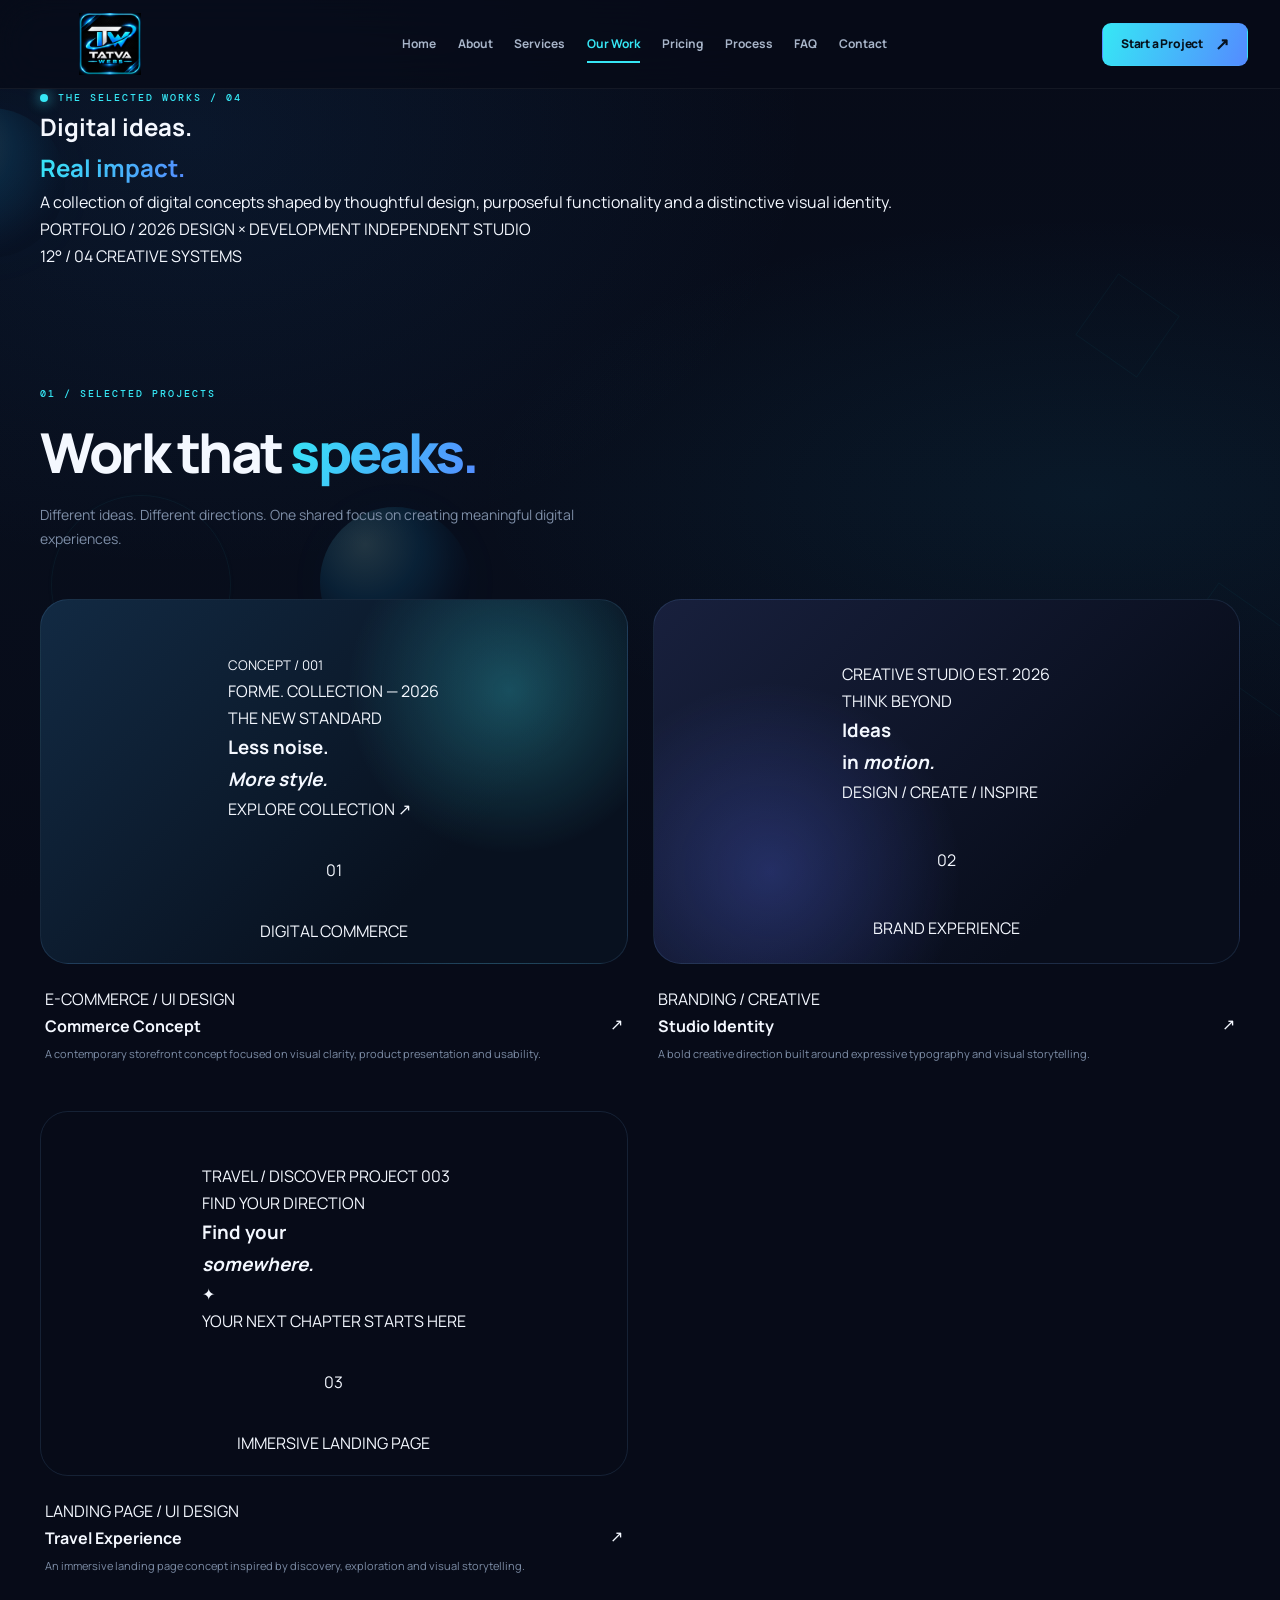
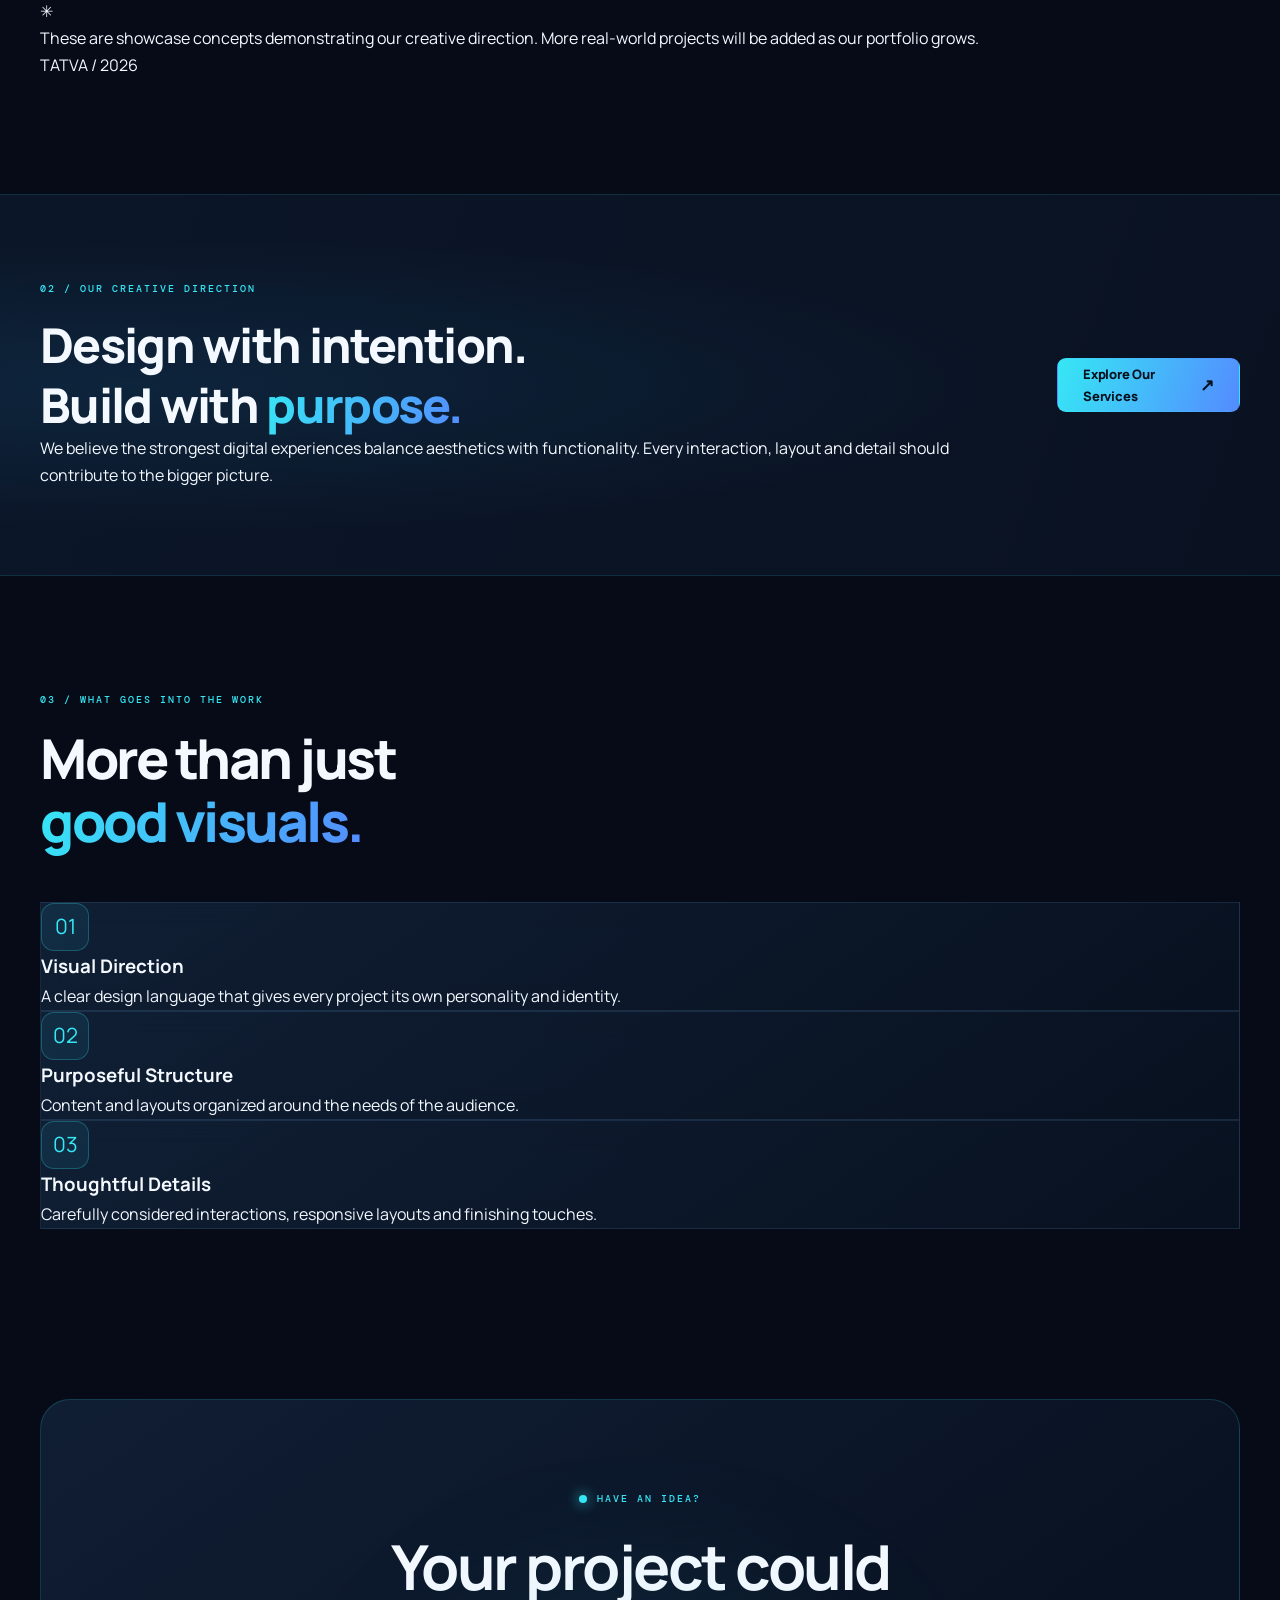
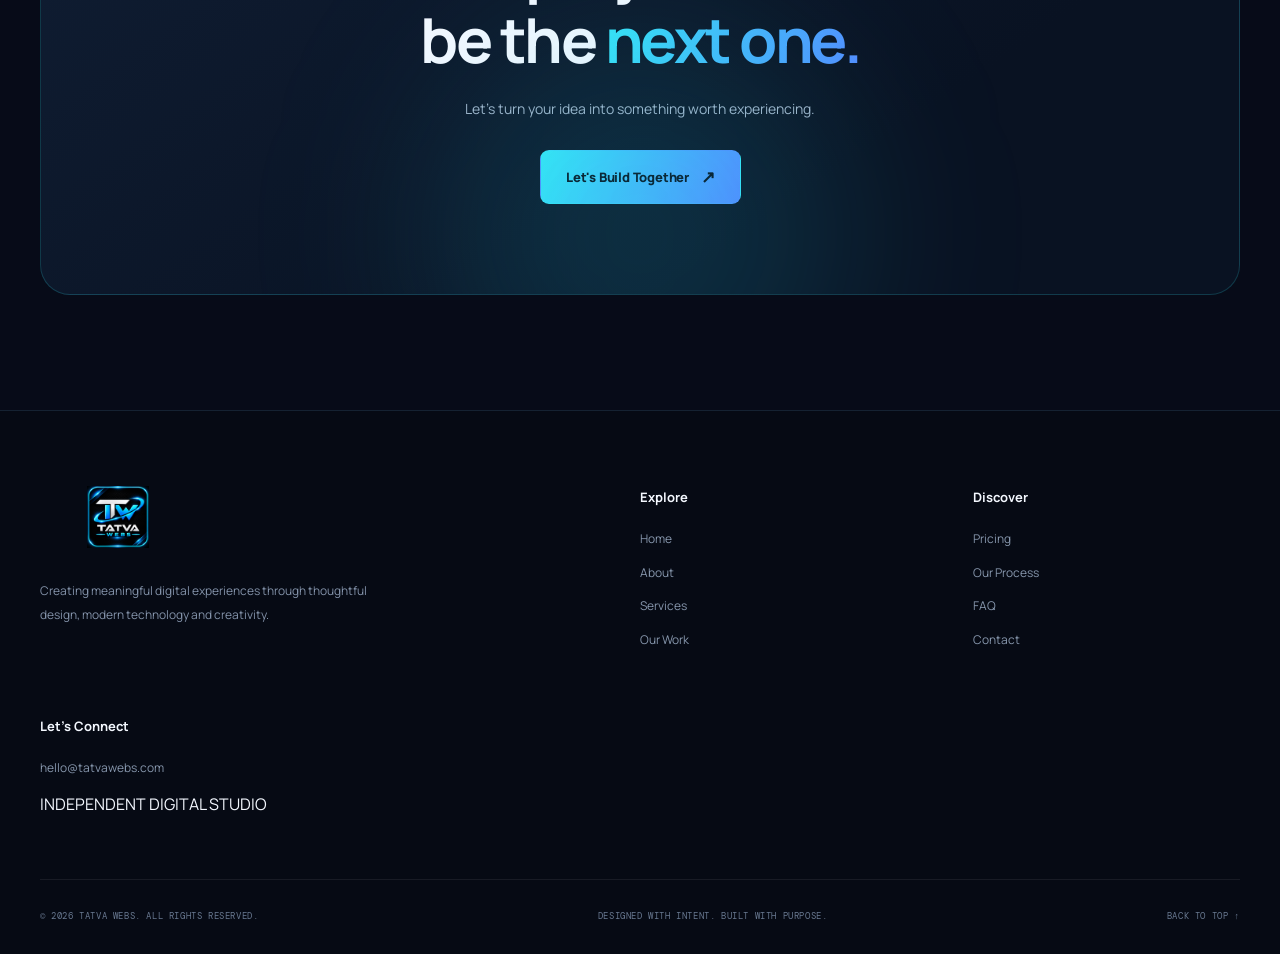
<file: work.html>
<!DOCTYPE html>
<html lang="en">
<head>
  <meta charset="UTF-8">
  <meta name="viewport" content="width=device-width, initial-scale=1.0">
  <meta name="description" content="Explore selected digital experiences and website concepts crafted by Tatva Webs.">
  <meta name="theme-color" content="#070B18">

  <title>Our Work | Tatva Webs</title>

  <link rel="preconnect" href="https://fonts.googleapis.com">
  <link rel="preconnect" href="https://fonts.gstatic.com" crossorigin>
  <link href="https://fonts.googleapis.com/css2?family=DM+Mono:wght@400;500&family=Manrope:wght@400;500;600;700;800&display=swap" rel="stylesheet">

  <link rel="stylesheet" href="styles.css">
</head>

<body data-page="work">

<div class="ambient-3d" aria-hidden="true"></div>

<header class="site-header">
  <div class="header-inner">

    <a href="index.html" class="brand" aria-label="Tatva Webs Home">
      <img src="tatva-webs-logo.png" alt="Tatva Webs" class="brand-logo">
    </a>

    <nav class="main-nav" id="main-navigation">
      <a href="index.html">Home</a>
      <a href="about.html">About</a>
      <a href="services.html">Services</a>
      <a href="work.html" class="active">Our Work</a>
      <a href="pricing.html">Pricing</a>
      <a href="process.html">Process</a>
      <a href="faq.html">FAQ</a>
      <a href="contact.html">Contact</a>
    </nav>

    <a href="contact.html" class="button button-small magnetic header-cta">
      Start a Project <span>↗</span>
    </a>

    <button class="menu-toggle"
      aria-label="Toggle navigation"
      aria-expanded="false"
      aria-controls="main-navigation">
      <span></span>
      <span></span>
    </button>

  </div>
</header>


<main id="top">

  <!-- HERO -->
  <section class="page-hero section-shell work-hero">

    <div class="eyebrow reveal">
      <span class="status-dot"></span>
      THE SELECTED WORKS / 04
    </div>

    <h1 class="page-title reveal">
      Digital ideas.<br>
      <span class="text-gradient">Real impact.</span>
    </h1>

    <p class="page-lead reveal">
      A collection of digital concepts shaped by thoughtful design,
      purposeful functionality and a distinctive visual identity.
    </p>

    <div class="work-hero-meta reveal">
      <span>PORTFOLIO / 2026</span>
      <span>DESIGN × DEVELOPMENT</span>
      <span>INDEPENDENT STUDIO</span>
    </div>

    <div class="work-hero-visual" aria-hidden="true">
      <div class="work-hero-ring work-ring-one"></div>
      <div class="work-hero-ring work-ring-two"></div>
      <div class="work-hero-ring work-ring-three"></div>

      <div class="work-hero-core">
        <span class="work-core-highlight"></span>
      </div>

      <span class="work-coordinate coordinate-one">12° / 04</span>
      <span class="work-coordinate coordinate-two">CREATIVE SYSTEMS</span>
    </div>

  </section>


  <!-- PORTFOLIO -->
  <section class="section-shell section-pad">

    <div class="section-heading">

      <div>
        <div class="eyebrow reveal">01 / SELECTED PROJECTS</div>

        <h2 class="reveal">
          Work that <span class="text-gradient">speaks.</span>
        </h2>
      </div>

      <p class="reveal">
        Different ideas. Different directions.
        One shared focus on creating meaningful digital experiences.
      </p>

    </div>


    <div class="project-grid portfolio-grid">


      <!-- PROJECT 01 -->
      <article class="project-card portfolio-project reveal">

        <div class="project-visual mock-store">

          <div class="project-visual-grid"></div>

          <div class="mock-window">

            <div class="mock-window-top">
              <div class="window-controls">
                <span></span>
                <span></span>
                <span></span>
              </div>

              <small>CONCEPT / 001</small>
            </div>

            <div class="mock-store-content">

              <div class="mock-store-nav">
                <span>FORME.</span>
                <span>COLLECTION — 2026</span>
              </div>

              <span class="mock-label">THE NEW STANDARD</span>

              <h3>
                Less noise.<br>
                <em>More style.</em>
              </h3>

              <div class="mock-store-shape">
                <div class="store-shape-inner"></div>
                <span class="store-shape-orbit"></span>
              </div>

              <span class="mock-mini-button">
                EXPLORE COLLECTION ↗
              </span>

            </div>

          </div>

          <span class="project-index">01</span>
          <span class="project-visual-tag">DIGITAL COMMERCE</span>

        </div>

        <div class="project-caption">

          <div>
            <span class="project-category">E-COMMERCE / UI DESIGN</span>
            <h3>Commerce Concept</h3>
            <p>
              A contemporary storefront concept focused on
              visual clarity, product presentation and usability.
            </p>
          </div>

          <span class="project-arrow">↗</span>

        </div>

      </article>


      <!-- PROJECT 02 -->
      <article class="project-card portfolio-project reveal">

        <div class="project-visual mock-studio">

          <div class="studio-background-grid"></div>

          <div class="mock-studio-content">

            <div class="studio-topline">
              <span>CREATIVE STUDIO</span>
              <span>EST. 2026</span>
            </div>

            <span class="mock-label">THINK BEYOND</span>

            <h3>
              Ideas<br>
              in <em>motion.</em>
            </h3>

            <div class="studio-orb">
              <div class="studio-orb-inner"></div>
              <div class="studio-orb-ring"></div>
            </div>

            <span class="studio-bottom">
              DESIGN / CREATE / INSPIRE
            </span>

          </div>

          <span class="project-index">02</span>
          <span class="project-visual-tag">BRAND EXPERIENCE</span>

        </div>

        <div class="project-caption">

          <div>
            <span class="project-category">BRANDING / CREATIVE</span>
            <h3>Studio Identity</h3>
            <p>
              A bold creative direction built around
              expressive typography and visual storytelling.
            </p>
          </div>

          <span class="project-arrow">↗</span>

        </div>

      </article>


      <!-- PROJECT 03 -->
      <article class="project-card portfolio-project reveal">

        <div class="project-visual mock-north">

          <div class="north-background-grid"></div>

          <div class="mock-north-content">

            <div class="north-topline">
              <span>TRAVEL / DISCOVER</span>
              <span>PROJECT 003</span>
            </div>

            <span class="mock-label">FIND YOUR DIRECTION</span>

            <h3>
              Find your<br>
              <em>somewhere.</em>
            </h3>

            <div class="north-landscape">

              <div class="north-sun"></div>

              <div class="north-mountain mountain-one"></div>
              <div class="north-mountain mountain-two"></div>

              <div class="north-landscape-line"></div>

              <span class="north-landscape-star">✦</span>

            </div>

            <span class="north-bottom">
              YOUR NEXT CHAPTER STARTS HERE
            </span>

          </div>

          <span class="project-index">03</span>
          <span class="project-visual-tag">IMMERSIVE LANDING PAGE</span>

        </div>

        <div class="project-caption">

          <div>
            <span class="project-category">LANDING PAGE / UI DESIGN</span>
            <h3>Travel Experience</h3>
            <p>
              An immersive landing page concept inspired
              by discovery, exploration and visual storytelling.
            </p>
          </div>

          <span class="project-arrow">↗</span>

        </div>

      </article>

    </div>


    <!-- PORTFOLIO NOTE -->
    <div class="portfolio-note reveal">

      <span class="note-symbol">✳</span>

      <p>
        These are showcase concepts demonstrating our creative
        direction. More real-world projects will be added as
        our portfolio grows.
      </p>

      <span class="portfolio-note-index">TATVA / 2026</span>

    </div>

  </section>


  <!-- CREATIVE STATEMENT -->
  <section class="feature-band work-feature-band">

    <div class="section-shell feature-band-inner">

      <div>
        <div class="eyebrow reveal">02 / OUR CREATIVE DIRECTION</div>

        <h2 class="reveal">
          Design with intention.<br>
          Build with <span class="text-gradient">purpose.</span>
        </h2>

        <p class="reveal">
          We believe the strongest digital experiences
          balance aesthetics with functionality.
          Every interaction, layout and detail should
          contribute to the bigger picture.
        </p>
      </div>

      <a href="services.html" class="button magnetic reveal">
        Explore Our Services <span>↗</span>
      </a>

    </div>

  </section>


  <!-- PROJECT APPROACH -->
  <section class="section-shell section-pad">

    <div class="section-heading">

      <div class="eyebrow reveal">03 / WHAT GOES INTO THE WORK</div>

      <h2 class="reveal">
        More than just<br>
        <span class="text-gradient">good visuals.</span>
      </h2>

    </div>

    <div class="info-grid">

      <article class="info-card glass tilt-card reveal">
        <div class="card-icon">01</div>
        <h3>Visual Direction</h3>
        <p>
          A clear design language that gives every
          project its own personality and identity.
        </p>
      </article>

      <article class="info-card glass tilt-card reveal">
        <div class="card-icon">02</div>
        <h3>Purposeful Structure</h3>
        <p>
          Content and layouts organized around
          the needs of the audience.
        </p>
      </article>

      <article class="info-card glass tilt-card reveal">
        <div class="card-icon">03</div>
        <h3>Thoughtful Details</h3>
        <p>
          Carefully considered interactions,
          responsive layouts and finishing touches.
        </p>
      </article>

    </div>

  </section>


  <!-- CTA -->
  <section class="cta-section section-shell work-cta">

    <div class="cta-content">

      <div class="eyebrow reveal">
        <span class="status-dot"></span>
        HAVE AN IDEA?
      </div>

      <h2 class="reveal">
        Your project could<br>
        be the <span class="text-gradient">next one.</span>
      </h2>

      <p class="reveal">
        Let's turn your idea into something
        worth experiencing.
      </p>

      <a href="contact.html" class="button magnetic reveal">
        Let's Build Together <span>↗</span>
      </a>

    </div>

    <div class="cta-decoration" aria-hidden="true">

      <div class="cta-orbit orbit-one"></div>
      <div class="cta-orbit orbit-two"></div>
      <div class="cta-orbit orbit-three"></div>

      <div class="cta-orb">
        <span></span>
      </div>

    </div>

  </section>

</main>


<!-- FOOTER -->
<footer class="site-footer">

  <div class="section-shell">

    <div class="footer-top">

      <div class="footer-brand">

        <div>
          <a href="index.html" class="brand">
            <img src="tatva-webs-logo.png" alt="Tatva Webs" class="brand-logo">
          </a>

          <p>
            Creating meaningful digital experiences through
            thoughtful design, modern technology and creativity.
          </p>
        </div>

      </div>


      <div class="footer-column">
        <h4>Explore</h4>
        <a href="index.html">Home</a>
        <a href="about.html">About</a>
        <a href="services.html">Services</a>
        <a href="work.html">Our Work</a>
      </div>


      <div class="footer-column">
        <h4>Discover</h4>
        <a href="pricing.html">Pricing</a>
        <a href="process.html">Our Process</a>
        <a href="faq.html">FAQ</a>
        <a href="contact.html">Contact</a>
      </div>


      <div class="footer-column">
        <h4>Let's Connect</h4>
        <a href="mailto:hello@tatvawebs.com">hello@tatvawebs.com</a>
        <span class="footer-location">INDEPENDENT DIGITAL STUDIO</span>
      </div>

    </div>


    <div class="footer-bottom">

      <span>
        © <span data-year></span> TATVA WEBS. ALL RIGHTS RESERVED.
      </span>

      <span>DESIGNED WITH INTENT. BUILT WITH PURPOSE.</span>

      <a href="#top" class="back-top">BACK TO TOP ↑</a>

    </div>

  </div>

</footer>


<div class="cursor-dot"></div>
<div class="cursor-ring"></div>

<script src="script.js"></script>

</body>
</html>
</file>
<file: styles.css>
@import url('https://fonts.googleapis.com/css2?family=DM+Mono:wght@400;500&family=Manrope:wght@400;500;600;700;800&display=swap');

/* =====================================================
   TATVA WEBS — NEW DESIGN SYSTEM
   MIDNIGHT BLUE × ELECTRIC CYAN
   Premium Digital Studio Edition
===================================================== */

/* 01 — ROOT */
:root {
  --bg: #070b18;
  --bg-soft: #0a1121;
  --panel: #0e192b;
  --panel-light: #122139;

  --cyan: #36e7f5;
  --cyan-soft: #8af5ff;
  --blue: #477dff;

  --white: #f4f8ff;
  --text: #c3cede;
  --muted: #7d8da6;

  --border: rgba(125, 192, 255, .13);
  --glass: rgba(15, 29, 49, .65);

  --font: 'Manrope', sans-serif;
  --mono: 'DM Mono', monospace;

  --radius: 18px;
  --radius-lg: 28px;

  --container: 1200px;

  --gradient: linear-gradient(110deg, #36e7f5, #548bff);
  --shadow: 0 20px 65px rgba(0, 0, 0, .3);
}

/* 02 — RESET */
* {
  margin: 0;
  padding: 0;
  box-sizing: border-box;
}

html {
  scroll-behavior: smooth;
  scroll-padding-top: 100px;
}

body {
  min-height: 100vh;
  overflow-x: hidden;
  background: var(--bg);
  color: var(--white);
  font-family: var(--font);
  line-height: 1.7;
  -webkit-font-smoothing: antialiased;
}

body::before {
  content: "";
  position: fixed;
  inset: 0;
  z-index: -2;
  pointer-events: none;
  background:
    radial-gradient(ellipse at 15% 15%, rgba(31, 104, 176, .12), transparent 40%),
    radial-gradient(ellipse at 85% 55%, rgba(22, 155, 194, .08), transparent 40%),
    linear-gradient(180deg, #070b18, #080e1c 55%, #070b18);
}

::selection {
  background: var(--cyan);
  color: #06101d;
}

a {
  color: inherit;
  text-decoration: none;
}

button {
  font: inherit;
}

img {
  display: block;
  max-width: 100%;
}

section {
  position: relative;
}

.section-shell {
  width: min(var(--container), calc(100% - 64px));
  margin-inline: auto;
}

.section-pad {
  padding-block: 115px;
}

/* 03 — AMBIENT BACKGROUND */
.ambient-3d {
  position: fixed;
  inset: 0;
  z-index: -1;
  overflow: hidden;
  pointer-events: none;
}

.ambient-object {
  position: absolute;
  display: block;
  opacity: .17;
  filter: blur(.3px);
}

.sphere {
  width: 150px;
  aspect-ratio: 1;
  border-radius: 50%;
  background: radial-gradient(circle at 30% 25%, #a3faff, #1686bd 35%, #071b3c 75%);
  box-shadow: inset -15px -15px 35px rgba(0, 0, 0, .5),
              0 0 55px rgba(32, 190, 238, .15);
  animation: ambientFloat 12s ease-in-out infinite;
}

.orb-small {
  width: 24px;
  aspect-ratio: 1;
  border-radius: 50%;
  background: var(--cyan);
  box-shadow: 0 0 30px var(--cyan);
  animation: ambientFloat 9s ease-in-out infinite alternate;
}

.ring {
  width: 180px;
  aspect-ratio: 1;
  border: 1px solid rgba(54, 231, 245, .3);
  border-radius: 50%;
  box-shadow: 0 0 35px rgba(54, 231, 245, .06);
  animation: ringRotate 20s linear infinite;
}

.cube {
  width: 75px;
  height: 75px;
  border: 1px solid rgba(54, 231, 245, .25);
  transform: rotate(35deg);
  animation: cubeFloat 12s ease-in-out infinite;
}

.ambient-object.one {
  top: 12%;
  left: -85px;
}

.ambient-object.two {
  top: 32%;
  right: 9%;
}

.ambient-object.three {
  top: 55%;
  left: 4%;
}

.ambient-object.four {
  bottom: 14%;
  right: 12%;
}

.ambient-object.five {
  bottom: 27%;
  left: 25%;
}

.ambient-object.six {
  top: 70%;
  right: -90px;
  width: 190px;
}

/* 04 — HEADER */
.site-header {
  position: sticky;
  top: 0;
  z-index: 1000;
  width: 100%;
  background: rgba(7, 11, 24, .78);
  border-bottom: 1px solid rgba(255, 255, 255, .055);
  backdrop-filter: blur(22px);
  -webkit-backdrop-filter: blur(22px);
}

.header-inner {
  width: min(1400px, calc(100% - 64px));
  min-height: 88px;
  margin: auto;
  display: flex;
  align-items: center;
  justify-content: space-between;
  gap: 30px;
}

.brand {
  display: inline-flex;
  align-items: center;
  flex-shrink: 0;
}

.brand-logo {
  width: 155px;
  max-height: 62px;
  object-fit: contain;
}

.main-nav {
  display: flex;
  align-items: center;
  justify-content: center;
  gap: clamp(13px, 1.7vw, 26px);
}

.main-nav a {
  position: relative;
  color: #a8b5c9;
  font-size: 12px;
  font-weight: 700;
  transition: color .3s ease;
}

.main-nav a::after {
  content: "";
  position: absolute;
  bottom: -9px;
  left: 0;
  width: 0;
  height: 2px;
  background: var(--cyan);
  transition: width .3s ease;
}

.main-nav a:hover,
.main-nav a.active {
  color: var(--cyan);
}

.main-nav a:hover::after,
.main-nav a.active::after {
  width: 100%;
}

.menu-toggle {
  display: none;
  width: 44px;
  height: 44px;
  border: 1px solid var(--border);
  border-radius: 12px;
  background: var(--panel);
  cursor: pointer;
  align-items: center;
  justify-content: center;
  flex-direction: column;
  gap: 6px;
}

.menu-toggle span {
  display: block;
  width: 19px;
  height: 2px;
  background: var(--white);
  border-radius: 5px;
  transition: transform .3s, width .3s;
}

.menu-toggle.active span:first-child {
  transform: translateY(4px) rotate(45deg);
}

.menu-toggle.active span:last-child {
  transform: translateY(-4px) rotate(-45deg);
}

/* 05 — BUTTONS */
.button {
  position: relative;
  display: inline-flex;
  align-items: center;
  justify-content: center;
  gap: 12px;
  min-height: 54px;
  padding: 0 25px;
  overflow: hidden;
  isolation: isolate;
  border: 1px solid transparent;
  border-radius: 9px;
  background: var(--gradient);
  color: #06111d;
  font-size: 13px;
  font-weight: 800;
  letter-spacing: -.2px;
  transition: transform .3s ease, box-shadow .3s ease, border-color .3s ease;
}

.button::before {
  content: "";
  position: absolute;
  inset: 0;
  z-index: -1;
  background: linear-gradient(110deg, #a4faff, #72aaff);
  opacity: 0;
  transition: opacity .3s;
}

.button:hover {
  transform: translateY(-4px);
  box-shadow: 0 12px 35px rgba(54, 231, 245, .22);
}

.button:hover::before {
  opacity: 1;
}

.button span {
  font-size: 17px;
}

.button-small {
  min-height: 43px;
  padding-inline: 18px;
  font-size: 12px;
}

.button-outline {
  border-color: rgba(54, 231, 245, .35);
  background: rgba(12, 25, 43, .55);
  color: var(--white);
}

.button-outline::before {
  background: rgba(54, 231, 245, .12);
}

.button-outline:hover {
  border-color: var(--cyan);
  color: var(--cyan);
}

/* 06 — TYPOGRAPHY */
.eyebrow {
  display: flex;
  align-items: center;
  gap: 10px;
  color: var(--cyan);
  font-family: var(--mono);
  font-size: 10px;
  font-weight: 500;
  letter-spacing: 2px;
  line-height: 1.8;
}

.status-dot {
  width: 8px;
  height: 8px;
  border-radius: 50%;
  background: var(--cyan);
  box-shadow: 0 0 13px var(--cyan);
  animation: pulse 2s infinite;
}

.text-gradient {
  color: var(--cyan);
  background: var(--gradient);
  background-clip: text;
  -webkit-background-clip: text;
  -webkit-text-fill-color: transparent;
}

.section-heading {
  max-width: 760px;
  margin-bottom: 48px;
}

.section-heading h2,
.intro-grid h2 {
  margin-top: 18px;
  color: var(--white);
  font-size: clamp(32px, 4.3vw, 55px);
  font-weight: 800;
  line-height: 1.16;
  letter-spacing: -2.5px;
}

.section-heading > p {
  max-width: 610px;
  margin-top: 18px;
  color: var(--muted);
  font-size: 14px;
}

/* 07 — HERO */
.hero {
  min-height: 690px;
  padding-top: 90px;
  padding-bottom: 45px;
  display: flex;
  flex-direction: column;
  justify-content: center;
}

.hero-grid {
  display: grid;
  grid-template-columns: 1fr 1fr;
  align-items: center;
  gap: 45px;
}

.hero-copy {
  position: relative;
  z-index: 2;
}

.hero-title {
  margin-top: 28px;
  color: var(--white);
  font-size: clamp(53px, 6.5vw, 83px);
  font-weight: 800;
  line-height: 1.04;
  letter-spacing: -5px;
}

.hero-title span {
  display: inline-block;
  background: var(--gradient);
  background-clip: text;
  -webkit-background-clip: text;
  -webkit-text-fill-color: transparent;
}

.hero-description {
  max-width: 510px;
  margin-top: 25px;
  color: #9aaac0;
  font-size: 15px;
  line-height: 1.9;
}

.hero-actions {
  display: flex;
  flex-wrap: wrap;
  gap: 14px;
  margin-top: 32px;
}

.hero-footnote {
  margin-top: 46px;
  color: #7588a3;
  font-size: 9px;
}

.hero-footnote span {
  color: var(--cyan);
}

/* 08 — HERO 3D ART */
.hero-art {
  position: relative;
  width: 100%;
  max-width: 550px;
  aspect-ratio: 1;
  margin-inline: auto;
  perspective: 900px;
  isolation: isolate;
}

.hero-scene-glow {
  position: absolute;
  inset: 13%;
  border-radius: 50%;
  background: rgba(20, 174, 220, .17);
  filter: blur(65px);
  animation: glowPulse 5s ease-in-out infinite;
}

.hero-core {
  position: absolute;
  inset: 19%;
  display: grid;
  place-items: center;
  border-radius: 50%;
}

.core-sphere {
  position: relative;
  width: 72%;
  aspect-ratio: 1;
  overflow: hidden;
  border-radius: 50%;
  background:
    radial-gradient(circle at 32% 25%, #e4ffff 0%, #6cf4ff 8%, #21b8e8 25%, #1264a7 48%, #09254d 75%, #040b1a 100%);
  box-shadow:
    inset -25px -25px 50px rgba(0, 0, 0, .7),
    inset 12px 10px 25px rgba(255, 255, 255, .22),
    0 0 65px rgba(37, 208, 255, .3);
  animation: sphereFloat 7s ease-in-out infinite;
}

.sphere-highlight {
  position: absolute;
  top: 9%;
  left: 20%;
  width: 40%;
  height: 18%;
  border-radius: 50%;
  background: rgba(255, 255, 255, .65);
  filter: blur(15px);
  transform: rotate(-35deg);
}

.sphere-surface {
  position: absolute;
  inset: 0;
  border-radius: 50%;
  background:
    repeating-linear-gradient(115deg, transparent 0 20px, rgba(130, 245, 255, .1) 21px 22px, transparent 23px 40px);
  opacity: .6;
}

.sphere-shine {
  position: absolute;
  top: 20%;
  left: 15%;
  width: 35%;
  height: 35%;
  border-radius: 50%;
  border-top: 2px solid rgba(255, 255, 255, .5);
  transform: rotate(-35deg);
  filter: blur(2px);
}

.hero-orbit {
  position: absolute;
  top: 50%;
  left: 50%;
  width: 95%;
  height: 35%;
  border: 1px solid rgba(83, 225, 255, .4);
  border-radius: 50%;
  transform: translate(-50%, -50%) rotate(-30deg);
}

.orbit-one {
  animation: orbitSpin 14s linear infinite;
}

.orbit-two {
  width: 105%;
  height: 49%;
  border-color: rgba(66, 128, 255, .4);
  transform: translate(-50%, -50%) rotate(55deg);
  animation: orbitSpinReverse 18s linear infinite;
}

.orbit-three {
  width: 80%;
  height: 90%;
  border-color: rgba(54, 231, 245, .18);
  transform: translate(-50%, -50%) rotate(70deg);
  animation: orbitSpin 22s linear infinite;
}

.hero-panel {
  position: absolute;
  z-index: 4;
  padding: 14px 17px;
  border: 1px solid rgba(119, 224, 255, .2);
  border-radius: 12px;
  background: rgba(9, 24, 44, .8);
  box-shadow: 0 15px 35px rgba(0, 0, 0, .25);
  backdrop-filter: blur(15px);
}

.hero-interface {
  top: 17%;
  right: -1%;
  display: flex;
  flex-direction: column;
  gap: 4px;
  animation: panelFloat 6s ease-in-out infinite;
}

.hero-interface small {
  color: #8298b6;
  font-family: var(--mono);
  font-size: 8px;
  letter-spacing: 1px;
}

.hero-interface strong {
  color: var(--cyan);
  font-size: 12px;
}

.hero-chip {
  bottom: 18%;
  left: 0;
  color: var(--cyan);
  font-family: var(--mono);
  font-size: 9px;
  letter-spacing: 1px;
  animation: panelFloat 5s ease-in-out infinite reverse;
}

.hero-spark {
  position: absolute;
  width: 7px;
  height: 7px;
  border-radius: 50%;
  background: var(--cyan);
  box-shadow: 0 0 15px 4px rgba(54, 231, 245, .4);
  animation: sparkPulse 3s ease-in-out infinite;
}

.spark-one { top: 19%; left: 28%; }
.spark-two { top: 70%; right: 17%; animation-delay: .8s; }
.spark-three { bottom: 24%; left: 29%; animation-delay: 1.4s; }
.spark-four { top: 43%; right: 7%; animation-delay: 2s; }

.hero-coordinate {
  position: absolute;
  right: 4%;
  bottom: 6%;
  display: flex;
  flex-direction: column;
  align-items: flex-end;
  gap: 5px;
  color: #6d819d;
  font-family: var(--mono);
  font-size: 8px;
  letter-spacing: 1px;
}

.hero-bottom-line {
  display: flex;
  align-items: center;
  gap: 20px;
  margin-top: 65px;
  color: #64768f;
  font-family: var(--mono);
  font-size: 8px;
  letter-spacing: 1.5px;
}

.scroll-line {
  width: 65px;
  height: 1px;
  background: linear-gradient(90deg, var(--cyan), transparent);
}

/* 09 — INTRO */
.intro-grid {
  display: grid;
  grid-template-columns: 1fr 1fr;
  gap: 75px;
  align-items: center;
}

.intro-grid h2 {
  max-width: 490px;
}

.intro-copy p {
  color: #a4b1c5;
  font-size: 14px;
  line-height: 2;
}

.intro-second {
  margin-top: 17px;
}

.intro-button {
  margin-top: 26px;
}

.stats-grid {
  display: grid;
  grid-template-columns: repeat(3, 1fr);
  gap: 18px;
  margin-top: 75px;
}

.stat-card {
  min-height: 130px;
  padding: 25px;
  display: flex;
  flex-direction: column;
  justify-content: center;
  gap: 10px;
  border: 1px solid var(--border);
  border-radius: var(--radius);
  background: linear-gradient(145deg, rgba(18, 35, 57, .7), rgba(9, 19, 34, .65));
  transition: transform .3s, border-color .3s;
}

.stat-card:hover {
  transform: translateY(-6px);
  border-color: rgba(54, 231, 245, .4);
}

.stat-card strong {
  color: var(--cyan);
  font-family: var(--mono);
  font-size: 27px;
}

.stat-card span {
  color: #a6b5c9;
  font-size: 12px;
}

/* 10 — GLASS CARDS */
.glass {
  border: 1px solid var(--border);
  background: linear-gradient(145deg, rgba(20, 39, 63, .72), rgba(9, 19, 34, .78));
  backdrop-filter: blur(14px);
  -webkit-backdrop-filter: blur(14px);
}

.service-grid {
  display: grid;
  grid-template-columns: repeat(3, 1fr);
  gap: 20px;
}

.service-card,
.feature-card {
  position: relative;
  min-height: 290px;
  padding: 30px;
  overflow: hidden;
  border-radius: var(--radius);
  transition: transform .35s ease, border-color .35s ease, box-shadow .35s ease;
}

.service-card::before,
.feature-card::before {
  content: "";
  position: absolute;
  top: -100px;
  right: -100px;
  width: 180px;
  height: 180px;
  border-radius: 50%;
  background: rgba(54, 231, 245, .08);
  filter: blur(45px);
  transition: transform .5s;
}

.service-card:hover,
.feature-card:hover {
  transform: translateY(-9px);
  border-color: rgba(54, 231, 245, .45);
  box-shadow: 0 20px 55px rgba(0, 0, 0, .25);
}

.service-card:hover::before,
.feature-card:hover::before {
  transform: scale(1.6);
}

.card-icon {
  position: relative;
  width: 48px;
  height: 48px;
  display: grid;
  place-items: center;
  border: 1px solid rgba(54, 231, 245, .25);
  border-radius: 13px;
  background: rgba(54, 231, 245, .08);
  color: var(--cyan);
  font-size: 21px;
}

.card-index {
  display: block;
  margin-top: 23px;
  color: #7489a7;
  font-family: var(--mono);
  font-size: 9px;
  letter-spacing: 1.5px;
}

.service-card h3,
.feature-card h3 {
  margin-top: 13px;
  color: var(--white);
  font-size: 18px;
  font-weight: 800;
}

.service-card p,
.feature-card p {
  margin-top: 11px;
  color: #94a5bb;
  font-size: 12px;
  line-height: 1.9;
}

.card-link {
  display: inline-block;
  margin-top: 22px;
  color: var(--cyan);
  font-size: 11px;
  font-weight: 800;
  transition: transform .3s;
}

.card-link:hover {
  transform: translateX(5px);
}

/* 11 — SECTION ACTION */
.section-action {
  display: flex;
  justify-content: center;
  margin-top: 45px;
}

/* 12 — FEATURE BAND */
.feature-band {
  position: relative;
  padding-block: 85px;
  overflow: hidden;
  border-block: 1px solid rgba(54, 231, 245, .12);
  background:
    radial-gradient(ellipse at 10% 50%, rgba(27, 124, 180, .15), transparent 55%),
    linear-gradient(110deg, #0b1628, #0a1222);
}

.feature-band-inner {
  display: flex;
  align-items: center;
  justify-content: space-between;
  gap: 50px;
}

.feature-band h2 {
  max-width: 750px;
  margin-top: 17px;
  font-size: clamp(30px, 4vw, 48px);
  font-weight: 800;
  line-height: 1.25;
  letter-spacing: -1.7px;
}

/* 13 — PROJECTS */
.project-grid {
  display: grid;
  grid-template-columns: repeat(2, 1fr);
  gap: 25px;
}

.project-card {
  min-width: 0;
}

.project-visual {
  position: relative;
  min-height: 365px;
  display: grid;
  place-items: center;
  overflow: hidden;
  border: 1px solid var(--border);
  border-radius: var(--radius-lg);
  transition: transform .4s, border-color .4s;
}

.project-card:hover .project-visual {
  transform: translateY(-7px);
  border-color: rgba(54, 231, 245, .4);
}

.mock-store {
  background:
    radial-gradient(circle at 80% 25%, rgba(62, 228, 243, .28), transparent 30%),
    linear-gradient(135deg, #122a43, #08111f 70%);
}

.mock-studio {
  background:
    radial-gradient(circle at 20% 75%, rgba(92, 114, 255, .27), transparent 35%),
    linear-gradient(135deg, #18203d, #080d1b 75%);
}

.project-mock-content {
  width: 80%;
  text-align: center;
}

.project-mock-content .eyebrow {
  justify-content: center;
  font-size: 9px;
}

.project-mock-content h2 {
  margin-top: 15px;
  font-size: clamp(45px, 6vw, 75px);
  font-weight: 800;
  letter-spacing: 8px;
  background: var(--gradient);
  background-clip: text;
  -webkit-background-clip: text;
  -webkit-text-fill-color: transparent;
}

.project-mock-content p {
  margin-top: 7px;
  color: #a9b9ce;
  font-size: 13px;
}

.mock-cta {
  display: inline-block;
  margin-top: 25px;
  padding: 10px 16px;
  border: 1px solid rgba(54, 231, 245, .35);
  border-radius: 6px;
  color: var(--cyan);
  font-family: var(--mono);
  font-size: 9px;
  letter-spacing: 1px;
}

.project-caption {
  display: flex;
  justify-content: space-between;
  align-items: center;
  padding: 22px 5px;
}

.project-caption h3 {
  font-size: 16px;
}

.project-caption p {
  margin-top: 5px;
  color: var(--muted);
  font-size: 11px;
}

.project-number {
  color: var(--cyan);
  font-family: var(--mono);
  font-size: 13px;
}

/* 14 — WHY TATVA */
.feature-grid {
  display: grid;
  grid-template-columns: repeat(3, 1fr);
  gap: 20px;
}

.feature-card {
  min-height: 245px;
}

.feature-card .card-icon {
  font-family: var(--mono);
  font-size: 13px;
  font-weight: 500;
}

/* 15 — FINAL CTA */
.cta-section {
  min-height: 470px;
  margin-block: 55px 115px;
  padding: 90px 35px;
  display: flex;
  flex-direction: column;
  align-items: center;
  justify-content: center;
  overflow: hidden;
  text-align: center;
  border: 1px solid rgba(54, 231, 245, .18);
  border-radius: 30px;
  background: linear-gradient(145deg, #101e34, #091222 70%);
}

.cta-orb {
  position: absolute;
  top: -180px;
  left: 50%;
  width: 420px;
  height: 420px;
  border-radius: 50%;
  background: rgba(39, 198, 235, .15);
  filter: blur(90px);
  transform: translateX(-50%);
  pointer-events: none;
}

.cta-section > *:not(.cta-orb) {
  position: relative;
  z-index: 1;
}

.cta-section .eyebrow {
  justify-content: center;
}

.cta-section h2 {
  max-width: 800px;
  margin-top: 22px;
  font-size: clamp(35px, 5.5vw, 62px);
  line-height: 1.18;
  letter-spacing: -2.5px;
}

.cta-section p {
  max-width: 550px;
  margin-top: 20px;
  color: #a3b3c8;
  font-size: 14px;
}

.cta-section .button {
  margin-top: 30px;
}

/* 16 — FOOTER */
.site-footer {
  padding-top: 75px;
  border-top: 1px solid var(--border);
  background: #060a14;
}

.footer-top {
  display: grid;
  grid-template-columns: 2fr 1fr 1fr;
  gap: 65px;
  padding-bottom: 60px;
}

.footer-brand p {
  max-width: 350px;
  margin-top: 22px;
  color: #8392a9;
  font-size: 12px;
  line-height: 2;
}

.footer-column {
  display: flex;
  flex-direction: column;
  align-items: flex-start;
  gap: 13px;
}

.footer-column h4 {
  margin-bottom: 8px;
  color: var(--white);
  font-size: 13px;
}

.footer-column a {
  color: #8797ad;
  font-size: 12px;
  transition: color .25s, transform .25s;
}

.footer-column a:hover {
  color: var(--cyan);
  transform: translateX(4px);
}

.footer-bottom {
  min-height: 75px;
  display: flex;
  justify-content: space-between;
  align-items: center;
  gap: 20px;
  border-top: 1px solid rgba(255, 255, 255, .07);
  color: #687890;
  font-family: var(--mono);
  font-size: 9px;
  letter-spacing: .6px;
}

/* 17 — REVEAL AND MOTION */
.reveal {
  animation: contentAppear .85s both;
}

@keyframes contentAppear {
  from {
    opacity: 0;
    transform: translateY(22px);
  }
  to {
    opacity: 1;
    transform: translateY(0);
  }
}

@keyframes ambientFloat {
  0%, 100% { transform: translateY(0) translateX(0); }
  50% { transform: translateY(-30px) translateX(15px); }
}

@keyframes cubeFloat {
  0%, 100% { transform: rotate(35deg) translateY(0); }
  50% { transform: rotate(65deg) translateY(-25px); }
}

@keyframes ringRotate {
  to { transform: rotate(360deg); }
}

@keyframes pulse {
  0%, 100% { opacity: 1; box-shadow: 0 0 12px var(--cyan); }
  50% { opacity: .45; box-shadow: 0 0 3px var(--cyan); }
}

@keyframes sphereFloat {
  0%, 100% { transform: translateY(0) rotate(-5deg); }
  50% { transform: translateY(-13px) rotate(5deg); }
}

@keyframes glowPulse {
  0%, 100% { opacity: .55; transform: scale(.9); }
  50% { opacity: 1; transform: scale(1.12); }
}

@keyframes orbitSpin {
  to { transform: translate(-50%, -50%) rotate(330deg); }
}

@keyframes orbitSpinReverse {
  to { transform: translate(-50%, -50%) rotate(-305deg); }
}

@keyframes panelFloat {
  0%, 100% { transform: translateY(0); }
  50% { transform: translateY(-12px); }
}

@keyframes sparkPulse {
  0%, 100% { opacity: .3; transform: scale(.7); }
  50% { opacity: 1; transform: scale(1.3); }
}

/* 18 — CURSOR */
.cursor-dot,
.cursor-ring {
  position: fixed;
  top: 0;
  left: 0;
  z-index: 9999;
  border-radius: 50%;
  pointer-events: none;
  opacity: 0;
}

.cursor-dot {
  width: 6px;
  height: 6px;
  background: var(--cyan);
}

.cursor-ring {
  width: 32px;
  height: 32px;
  border: 1px solid rgba(54, 231, 245, .65);
  transition: width .2s, height .2s, border-color .2s;
}

/* 19 — RESPONSIVE TABLET */
@media (max-width: 1050px) {
  .header-inner {
    width: calc(100% - 40px);
    gap: 18px;
  }

  .main-nav {
    gap: 13px;
  }

  .main-nav a {
    font-size: 10px;
  }

  .brand-logo {
    width: 125px;
  }

  .hero-title {
    font-size: clamp(50px, 6vw, 68px);
  }

  .service-grid {
    grid-template-columns: repeat(2, 1fr);
  }

  .feature-band-inner {
    align-items: flex-start;
    flex-direction: column;
  }
}

/* 20 — MOBILE NAVIGATION */
@media (max-width: 800px) {
  .header-inner {
    min-height: 75px;
  }

  .menu-toggle {
    display: flex;
    order: 3;
  }

  .header-cta {
    margin-left: auto;
  }

  .main-nav {
    position: absolute;
    top: 100%;
    left: 0;
    right: 0;
    display: flex;
    flex-direction: column;
    align-items: stretch;
    gap: 0;
    padding: 12px 25px 20px;
    border-bottom: 1px solid var(--border);
    background: rgba(7, 11, 24, .97);
    backdrop-filter: blur(20px);
    opacity: 0;
    visibility: hidden;
    transform: translateY(-10px);
    transition: opacity .3s, transform .3s, visibility .3s;
  }

  .main-nav.open,
  .main-nav.active {
    opacity: 1;
    visibility: visible;
    transform: translateY(0);
  }

  .main-nav a {
    padding: 13px 5px;
    border-bottom: 1px solid rgba(255, 255, 255, .055);
    font-size: 12px;
  }

  .main-nav a::after {
    display: none;
  }

  .hero {
    min-height: auto;
    padding-top: 75px;
  }

  .hero-grid {
    grid-template-columns: 1fr;
    gap: 25px;
  }

  .hero-copy {
    max-width: 650px;
  }

  .hero-art {
    width: min(100%, 500px);
  }

  .hero-bottom-line {
    margin-top: 25px;
  }

  .intro-grid {
    grid-template-columns: 1fr;
    gap: 30px;
  }

  .stats-grid {
    margin-top: 45px;
  }

  .feature-grid {
    grid-template-columns: repeat(2, 1fr);
  }

  .footer-top {
    gap: 40px;
  }
}

/* 21 — SMALL MOBILE */
@media (max-width: 560px) {
  .section-shell {
    width: calc(100% - 38px);
  }

  .section-pad {
    padding-block: 75px;
  }

  .header-inner {
    width: calc(100% - 32px);
    min-height: 70px;
    gap: 10px;
  }

  .brand-logo {
    width: 112px;
  }

  .header-cta {
    min-height: 39px;
    padding-inline: 13px;
    font-size: 10px;
  }

  .menu-toggle {
    width: 39px;
    height: 39px;
  }

  .hero {
    padding-top: 60px;
  }

  .hero-title {
    font-size: clamp(48px, 12vw, 65px);
    letter-spacing: -3.5px;
  }

  .hero-description {
    font-size: 13px;
  }

  .hero-actions {
    flex-direction: column;
    align-items: stretch;
  }

  .hero-actions .button {
    width: 100%;
  }

  .hero-art {
    width: 108%;
    margin-left: -4%;
  }

  .hero-interface {
    right: -1%;
    padding: 10px 12px;
  }

  .hero-chip {
    left: 0;
    padding: 10px 12px;
  }

  .hero-bottom-line {
    justify-content: space-between;
    gap: 9px;
    font-size: 7px;
  }

  .scroll-line {
    width: 30px;
  }

  .section-heading h2,
  .intro-grid h2 {
    font-size: 35px;
    letter-spacing: -1.7px;
  }

  .stats-grid {
    grid-template-columns: 1fr;
    gap: 12px;
  }

  .stat-card {
    min-height: 100px;
  }

  .service-grid,
  .feature-grid,
  .project-grid {
    grid-template-columns: 1fr;
  }

  .service-card {
    min-height: 260px;
  }

  .feature-card {
    min-height: 220px;
  }

  .feature-band {
    padding-block: 65px;
  }

  .feature-band h2 {
    font-size: 34px;
    letter-spacing: -1px;
  }

  .project-visual {
    min-height: 280px;
  }

  .project-mock-content h2 {
    font-size: 50px;
  }

  .cta-section {
    min-height: 420px;
    margin-block: 20px 75px;
    padding: 65px 22px;
    border-radius: 22px;
  }

  .cta-section h2 {
    font-size: 37px;
    letter-spacing: -1.5px;
  }

  .footer-top {
    grid-template-columns: 1fr 1fr;
    gap: 38px 25px;
  }

  .footer-brand {
    grid-column: 1 / -1;
  }

  .footer-bottom {
    padding-block: 22px;
    align-items: flex-start;
    flex-direction: column;
    font-size: 8px;
  }
}

/* 22 — REDUCED MOTION */
@media (prefers-reduced-motion: reduce) {
  *,
  *::before,
  *::after {
    scroll-behavior: auto !important;
    animation-duration: .01ms !important;
    animation-iteration-count: 1 !important;
    transition-duration: .01ms !important;
  }
}

/* 23 — TOUCH DEVICES */
@media (hover: none) {
  .cursor-dot,
  .cursor-ring {
    display: none;
  }

  .service-card:hover,
  .feature-card:hover,
  .project-card:hover .project-visual {
    transform: none;
  }
}

/* =========================================
   JS INTERACTION COMPATIBILITY
========================================= */

/* Scroll reveal */
.js-enabled .reveal,
.js-enabled .reveal-left,
.js-enabled .reveal-right,
.js-enabled .reveal-scale {
  opacity: 0;
  transition: opacity .8s ease,
              transform .8s cubic-bezier(.2,.7,.2,1);
  animation: none;
}

.js-enabled .reveal {
  transform: translateY(28px);
}

.js-enabled .reveal-left {
  transform: translateX(-35px);
}

.js-enabled .reveal-right {
  transform: translateX(35px);
}

.js-enabled .reveal-scale {
  transform: scale(.92);
}

.js-enabled .reveal.is-visible,
.js-enabled .reveal-left.is-visible,
.js-enabled .reveal-right.is-visible,
.js-enabled .reveal-scale.is-visible {
  opacity: 1;
  transform: none;
  transition-delay: var(--reveal-delay, 0ms);
}

/* Header scroll state */
.site-header.scrolled {
  background: rgba(5, 10, 22, .94);
  box-shadow: 0 10px 35px rgba(0,0,0,.2);
}

/* Cursor visibility */
.custom-cursor,
.custom-cursor a,
.custom-cursor button {
  cursor: none;
}

.cursor-dot,
.cursor-ring {
  opacity: 0;
}

.cursor-ready .cursor-dot,
.cursor-ready .cursor-ring {
  opacity: 1;
}

.cursor-ring.cursor-hover {
  width: 48px;
  height: 48px;
  border-color: var(--cyan);
  background: rgba(54,231,245,.08);
}

.cursor-ring.cursor-click {
  width: 24px;
  height: 24px;
}

/* Magnetic and tilt compatibility */
.magnetic,
.tilt-card {
  will-change: transform;
}

.tilt-card {
  transform-style: preserve-3d;
}

/* Card light reflection */
.service-card::after,
.feature-card::after {
  content: "";
  position: absolute;
  inset: 0;
  pointer-events: none;
  background: radial-gradient(
    300px circle at var(--mouse-x, 50%) var(--mouse-y, 50%),
    rgba(54,231,245,.09),
    transparent 70%
  );
  opacity: 0;
  transition: opacity .3s;
}

.service-card:hover::after,
.feature-card:hover::after {
  opacity: 1;
}

/* Page transition */
body.page-leaving {
  opacity: 0;
  transform: translateY(8px);
  transition: opacity .3s, transform .3s;
}

/* Reduced motion */
.reduce-motion .reveal,
.reduce-motion .reveal-left,
.reduce-motion .reveal-right,
.reduce-motion .reveal-scale {
  opacity: 1 !important;
  transform: none !important;
  animation: none !important;
}

/* Scroll progress custom property */
html {
  --scroll-progress: 0;
}

/* =========================================
   TATVA WEBS — PROCESS PAGE
========================================= */

body[data-page="process"] {
  overflow-x: hidden;
}

body[data-page="process"] .page-hero {
  min-height: 720px;
  position: relative;
  display: flex;
  flex-direction: column;
  justify-content: center;
  padding-top: 150px;
  padding-bottom: 110px;
  isolation: isolate;
}

body[data-page="process"] .page-title {
  position: relative;
  z-index: 2;
  max-width: 850px;
  font-size: clamp(3.5rem, 8vw, 7rem);
  line-height: .98;
  letter-spacing: -.075em;
  font-weight: 800;
  margin: 30px 0;
}

body[data-page="process"] .page-lead {
  position: relative;
  z-index: 2;
  max-width: 510px;
  color: var(--muted);
  font-size: 1.05rem;
  line-height: 1.9;
}

body[data-page="process"] .process-hero-meta {
  position: relative;
  z-index: 2;
  display: flex;
  justify-content: space-between;
  gap: 20px;
  max-width: 570px;
  margin-top: 65px;
  padding-top: 20px;
  border-top: 1px solid var(--line);
  color: var(--muted);
  font: 500 .65rem "DM Mono", monospace;
  letter-spacing: .08em;
}

/* Hero visual */

.process-hero-visual {
  position: absolute;
  z-index: -1;
  width: min(48vw, 570px);
  aspect-ratio: 1;
  right: 2%;
  top: 50%;
  transform: translateY(-45%);
  display: grid;
  place-items: center;
  pointer-events: none;
}

.process-visual-ring {
  position: absolute;
  width: 100%;
  height: 100%;
  border: 1px solid rgba(54,231,245,.15);
  border-radius: 50%;
  animation: processOrbit 22s linear infinite;
}

.process-ring-two {
  width: 75%;
  height: 75%;
  border-style: dashed;
  border-color: rgba(54,231,245,.22);
  animation-direction: reverse;
  animation-duration: 28s;
}

.process-ring-three {
  width: 50%;
  height: 50%;
  border-color: rgba(54,231,245,.28);
  animation-duration: 16s;
}

.process-visual-core {
  width: 29%;
  aspect-ratio: 1;
  border-radius: 50%;
  background: radial-gradient(circle at 35% 25%, #b9ffff 0%, #36e7f5 12%, #087eae 42%, #071326 75%);
  box-shadow:
    0 0 45px rgba(54,231,245,.35),
    0 0 120px rgba(54,231,245,.18),
    inset -15px -20px 35px rgba(0,0,0,.5);
  animation: processPulse 5s ease-in-out infinite;
}

.process-core-light {
  display: block;
  width: 35%;
  height: 20%;
  margin: 22% 0 0 18%;
  border-radius: 50%;
  background: rgba(255,255,255,.8);
  filter: blur(9px);
}

.process-coordinate {
  position: absolute;
  color: rgba(180,235,245,.5);
  font: 10px "DM Mono", monospace;
  letter-spacing: .12em;
}

.process-coordinate-one {
  top: 12%;
  right: 0;
}

.process-coordinate-two {
  bottom: 12%;
  left: -5%;
}

/* Section headings */

body[data-page="process"] .section-heading {
  display: flex;
  align-items: flex-end;
  justify-content: space-between;
  gap: 40px;
  margin-bottom: 55px;
}

body[data-page="process"] .section-heading h2,
.process-timeline h2 {
  font-size: clamp(2.5rem, 5vw, 4.5rem);
  line-height: 1.05;
  letter-spacing: -.06em;
  margin-top: 18px;
}

body[data-page="process"] .section-heading > p {
  max-width: 350px;
  color: var(--muted);
  line-height: 1.8;
}

/* Four stages */

.process-stages {
  display: grid;
  grid-template-columns: repeat(2, minmax(0, 1fr));
  gap: 22px;
}

.process-stage {
  position: relative;
  display: grid;
  grid-template-columns: .85fr 1.15fr;
  min-height: 320px;
  overflow: hidden;
  border: 1px solid var(--line);
  border-radius: 22px;
  background: rgba(255,255,255,.025);
  transition: border-color .35s, transform .35s, background .35s;
}

.process-stage:hover {
  transform: translateY(-7px);
  border-color: rgba(54,231,245,.35);
  background: rgba(54,231,245,.035);
}

.stage-visual {
  position: relative;
  min-height: 100%;
  display: grid;
  place-items: center;
  overflow: hidden;
  background: radial-gradient(circle, rgba(54,231,245,.10), transparent 70%);
  border-right: 1px solid var(--line);
}

.stage-visual-number {
  position: absolute;
  top: 20px;
  left: 22px;
  font: 500 .75rem "DM Mono", monospace;
  color: var(--cyan);
}

.stage-visual-label {
  position: absolute;
  bottom: 20px;
  left: 20px;
  font: .58rem "DM Mono", monospace;
  letter-spacing: .1em;
  color: var(--muted);
}

.stage-content {
  padding: 32px 27px;
  display: flex;
  flex-direction: column;
  justify-content: center;
}

.stage-topline {
  display: flex;
  justify-content: space-between;
  gap: 10px;
  color: var(--muted);
  font: .6rem "DM Mono", monospace;
  letter-spacing: .08em;
}

.stage-content h3 {
  margin: 28px 0 15px;
  font-size: clamp(1.8rem, 3vw, 2.5rem);
  letter-spacing: -.06em;
}

.stage-content h3 span {
  color: var(--cyan);
}

.stage-content p {
  color: var(--muted);
  font-size: .87rem;
  line-height: 1.85;
}

.process-tags {
  display: flex;
  flex-wrap: wrap;
  gap: 7px;
  margin-top: 25px;
}

.process-tags span {
  padding: 7px 10px;
  border: 1px solid var(--line);
  border-radius: 50px;
  color: var(--muted);
  font: .62rem "DM Mono", monospace;
}

/* Stage symbols */

.stage-symbol {
  position: relative;
  width: 95px;
  height: 95px;
  display: grid;
  place-items: center;
}

.discover-circle {
  width: 60px;
  height: 60px;
  border: 2px solid var(--cyan);
  border-radius: 50%;
  box-shadow: 0 0 30px rgba(54,231,245,.2);
}

.discover-line {
  position: absolute;
  width: 35px;
  height: 2px;
  background: var(--cyan);
  transform: rotate(45deg);
  right: 0;
  bottom: 13px;
  transform-origin: left;
}

.design-square {
  position: absolute;
  width: 54px;
  height: 54px;
  border: 2px solid var(--cyan);
  transform: rotate(12deg);
}

.design-circle {
  position: absolute;
  width: 30px;
  height: 30px;
  border-radius: 50%;
  background: var(--cyan);
  box-shadow: 0 0 30px rgba(54,231,245,.5);
}

.design-line {
  position: absolute;
  width: 75px;
  height: 1px;
  background: rgba(54,231,245,.6);
  transform: rotate(-35deg);
}

.develop-symbol {
  display: flex;
  gap: 10px;
  color: var(--cyan);
  font: 500 2.8rem "DM Mono", monospace;
  text-shadow: 0 0 20px rgba(54,231,245,.5);
}

.launch-orbit {
  position: absolute;
  width: 70px;
  height: 70px;
  border: 1px solid var(--cyan);
  border-radius: 50%;
  transform: rotate(-30deg) scaleY(.4);
}

.launch-core {
  color: var(--cyan);
  font-size: 2.5rem;
  text-shadow: 0 0 20px rgba(54,231,245,.6);
}

/* Collaboration band */

.process-feature-band {
  position: relative;
  margin: 80px 0;
  padding: 90px 0;
  overflow: hidden;
  border-top: 1px solid var(--line);
  border-bottom: 1px solid var(--line);
  background:
    radial-gradient(ellipse at 80% 50%, rgba(54,231,245,.10), transparent 55%),
    rgba(255,255,255,.015);
}

.process-feature-band .feature-band-inner {
  display: flex;
  align-items: center;
  justify-content: space-between;
  gap: 50px;
}

.process-feature-band h2 {
  margin: 20px 0;
  font-size: clamp(2.5rem, 5vw, 4.7rem);
  line-height: 1.05;
  letter-spacing: -.06em;
}

.process-feature-band p {
  max-width: 500px;
  color: var(--muted);
  line-height: 1.9;
}

/* Principles */

body[data-page="process"] .info-grid {
  display: grid;
  grid-template-columns: repeat(3, minmax(0, 1fr));
  gap: 20px;
}

body[data-page="process"] .info-card {
  min-height: 270px;
  padding: 30px;
  border: 1px solid var(--line);
  border-radius: 20px;
  background: rgba(255,255,255,.025);
  transition: border-color .3s, background .3s;
}

body[data-page="process"] .info-card:hover {
  border-color: rgba(54,231,245,.35);
  background: rgba(54,231,245,.035);
}

body[data-page="process"] .card-number {
  color: var(--muted);
  font: .65rem "DM Mono", monospace;
  letter-spacing: .1em;
}

body[data-page="process"] .card-icon {
  margin: 30px 0 20px;
  color: var(--cyan);
  font-size: 2.3rem;
  text-shadow: 0 0 20px rgba(54,231,245,.35);
}

body[data-page="process"] .info-card h3 {
  margin-bottom: 12px;
  font-size: 1.15rem;
}

body[data-page="process"] .info-card p {
  color: var(--muted);
  font-size: .85rem;
  line-height: 1.8;
}

/* Timeline */

.process-timeline {
  padding: clamp(30px, 6vw, 75px);
  border: 1px solid var(--line);
  border-radius: 25px;
  background:
    radial-gradient(ellipse at 90% 10%, rgba(54,231,245,.08), transparent 45%),
    rgba(255,255,255,.025);
}

.timeline-heading {
  max-width: 550px;
}

.timeline-heading p {
  margin-top: 20px;
  color: var(--muted);
  line-height: 1.8;
}

.timeline-track {
  position: relative;
  display: grid;
  grid-template-columns: repeat(4, minmax(0, 1fr));
  gap: 20px;
  margin-top: 75px;
}

.timeline-track::before {
  content: "";
  position: absolute;
  top: 7px;
  left: 0;
  right: 0;
  height: 1px;
  background: linear-gradient(90deg, var(--cyan), rgba(54,231,245,.08));
}

.timeline-step {
  position: relative;
  display: flex;
  flex-direction: column;
  align-items: flex-start;
}

.timeline-dot {
  position: absolute;
  top: -1px;
  left: 0;
  width: 16px;
  height: 16px;
  border-radius: 50%;
  border: 3px solid var(--cyan);
  background: #080e1d;
  box-shadow: 0 0 18px rgba(54,231,245,.5);
}

.timeline-number {
  margin-top: 35px;
  color: var(--cyan);
  font: .65rem "DM Mono", monospace;
}

.timeline-step strong {
  margin-top: 12px;
  font-size: 1.15rem;
}

.timeline-step small {
  margin-top: 8px;
  color: var(--muted);
  line-height: 1.5;
}

/* CTA */

body[data-page="process"] .process-cta {
  position: relative;
  min-height: 570px;
  display: flex;
  align-items: center;
  overflow: hidden;
}

body[data-page="process"] .process-cta .cta-content {
  position: relative;
  z-index: 2;
  max-width: 600px;
}

body[data-page="process"] .process-cta h2 {
  margin: 25px 0;
  font-size: clamp(3rem, 7vw, 6rem);
  line-height: .98;
  letter-spacing: -.07em;
}

body[data-page="process"] .process-cta p {
  margin-bottom: 30px;
  color: var(--muted);
  line-height: 1.8;
}

body[data-page="process"] .cta-decoration {
  opacity: .75;
}

/* Responsive */

@media (max-width: 950px) {
  .process-hero-visual {
    right: -12%;
    opacity: .55;
  }

  .process-stages {
    grid-template-columns: 1fr;
  }

  body[data-page="process"] .info-grid {
    grid-template-columns: repeat(2, minmax(0, 1fr));
  }
}

@media (max-width: 650px) {
  body[data-page="process"] .page-hero {
    min-height: 650px;
    padding-top: 125px;
    padding-bottom: 80px;
  }

  body[data-page="process"] .page-title {
    font-size: clamp(3rem, 13vw, 5rem);
  }

  .process-hero-visual {
    width: 85vw;
    right: -32%;
    top: 57%;
    opacity: .3;
  }

  body[data-page="process"] .process-hero-meta {
    flex-direction: column;
    gap: 12px;
    margin-top: 45px;
  }

  body[data-page="process"] .section-heading {
    flex-direction: column;
    align-items: flex-start;
    gap: 15px;
  }

  .process-stage {
    grid-template-columns: 1fr;
  }

  .stage-visual {
    min-height: 190px;
    border-right: 0;
    border-bottom: 1px solid var(--line);
  }

  .stage-content {
    padding: 28px;
  }

  .process-feature-band .feature-band-inner {
    align-items: flex-start;
    flex-direction: column;
  }

  body[data-page="process"] .info-grid {
    grid-template-columns: 1fr;
  }

  .timeline-track {
    grid-template-columns: 1fr;
    gap: 28px;
    margin-top: 45px;
    padding-left: 5px;
  }

  .timeline-track::before {
    top: 0;
    bottom: 0;
    left: 7px;
    right: auto;
    width: 1px;
    height: auto;
  }

  .timeline-step {
    padding-left: 35px;
  }

  .timeline-dot {
    left: 0;
  }

  .timeline-number {
    margin-top: 0;
  }

  body[data-page="process"] .process-cta {
    min-height: 500px;
  }

  body[data-page="process"] .process-cta h2 {
    font-size: clamp(3rem, 12vw, 4.5rem);
  }

  .process-timeline {
    padding: 28px 22px;
  }
}

@keyframes processOrbit {
  to { transform: rotate(360deg); }
}

@keyframes processPulse {
  0%, 100% { transform: scale(1); }
  50% { transform: scale(1.07); }
}

@media (prefers-reduced-motion: reduce) {
  .process-visual-ring,
  .process-visual-core {
    animation: none !important;
  }
}
</file>
